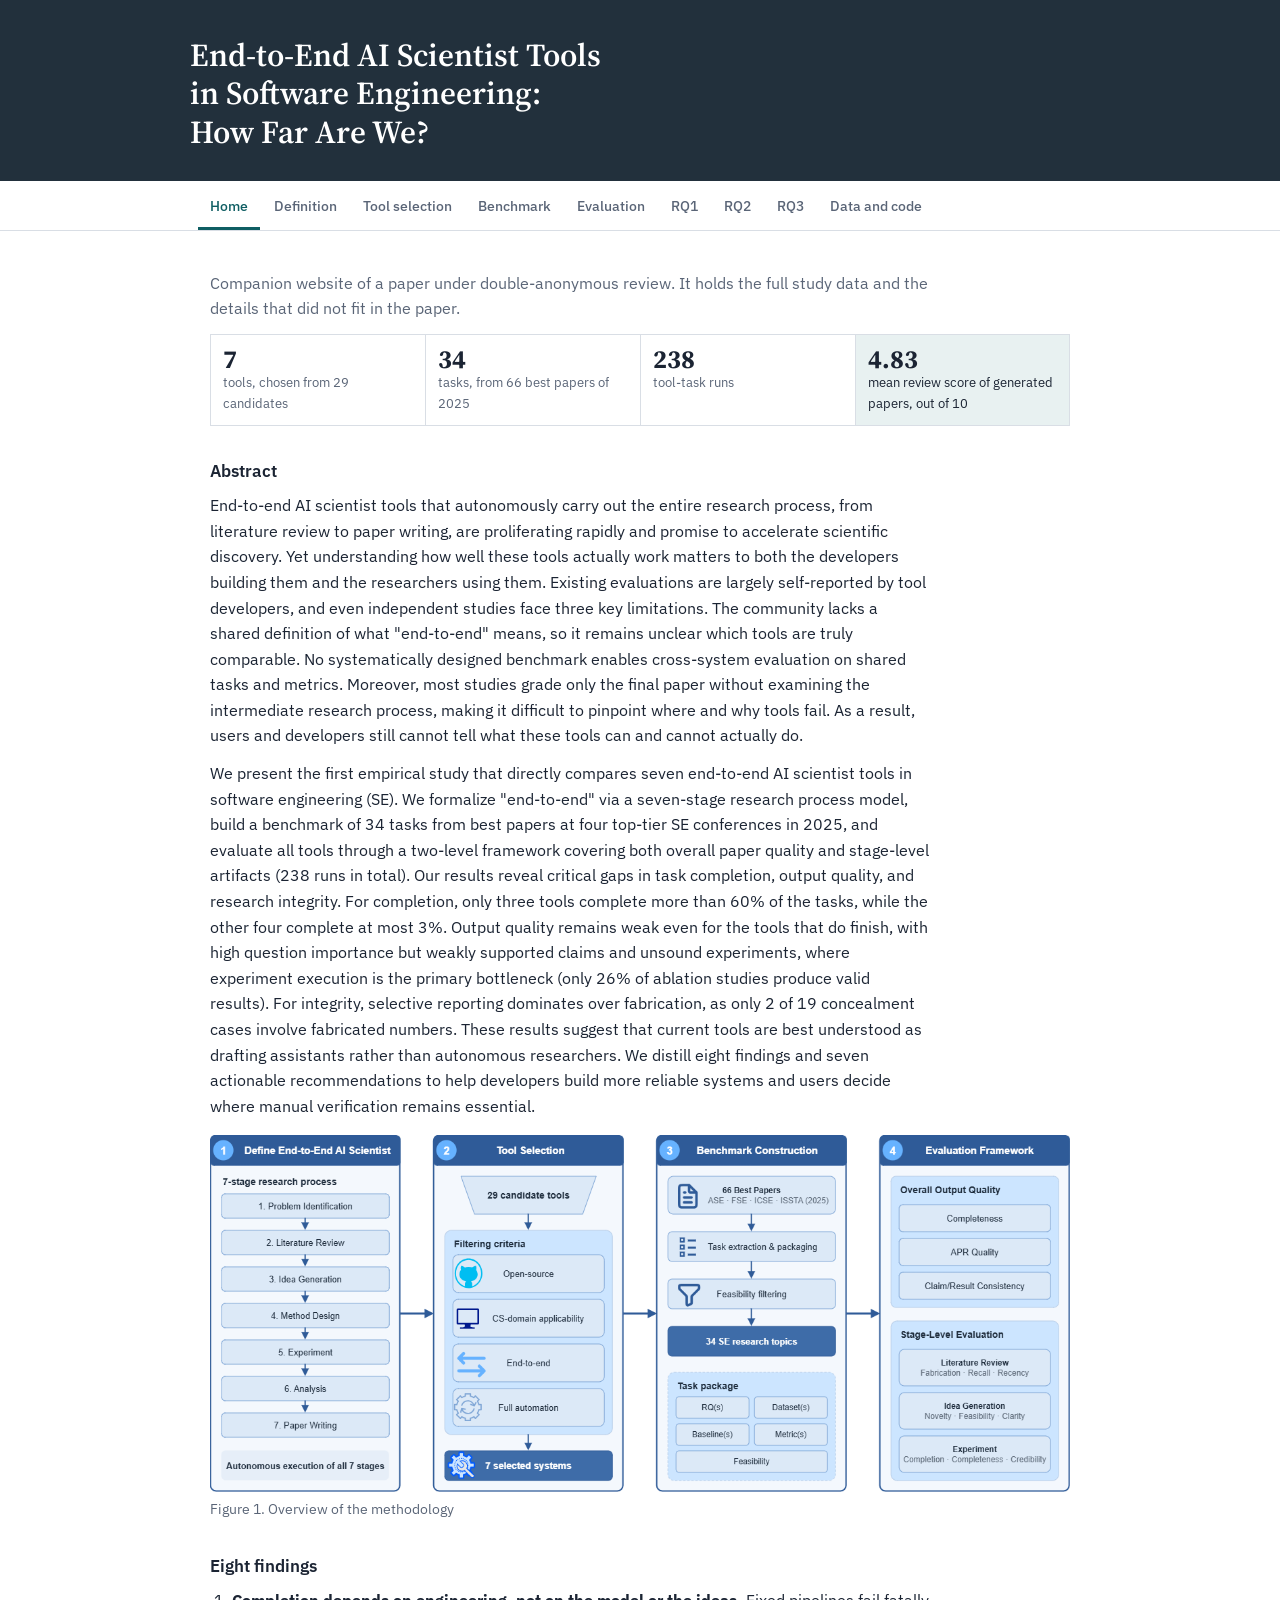
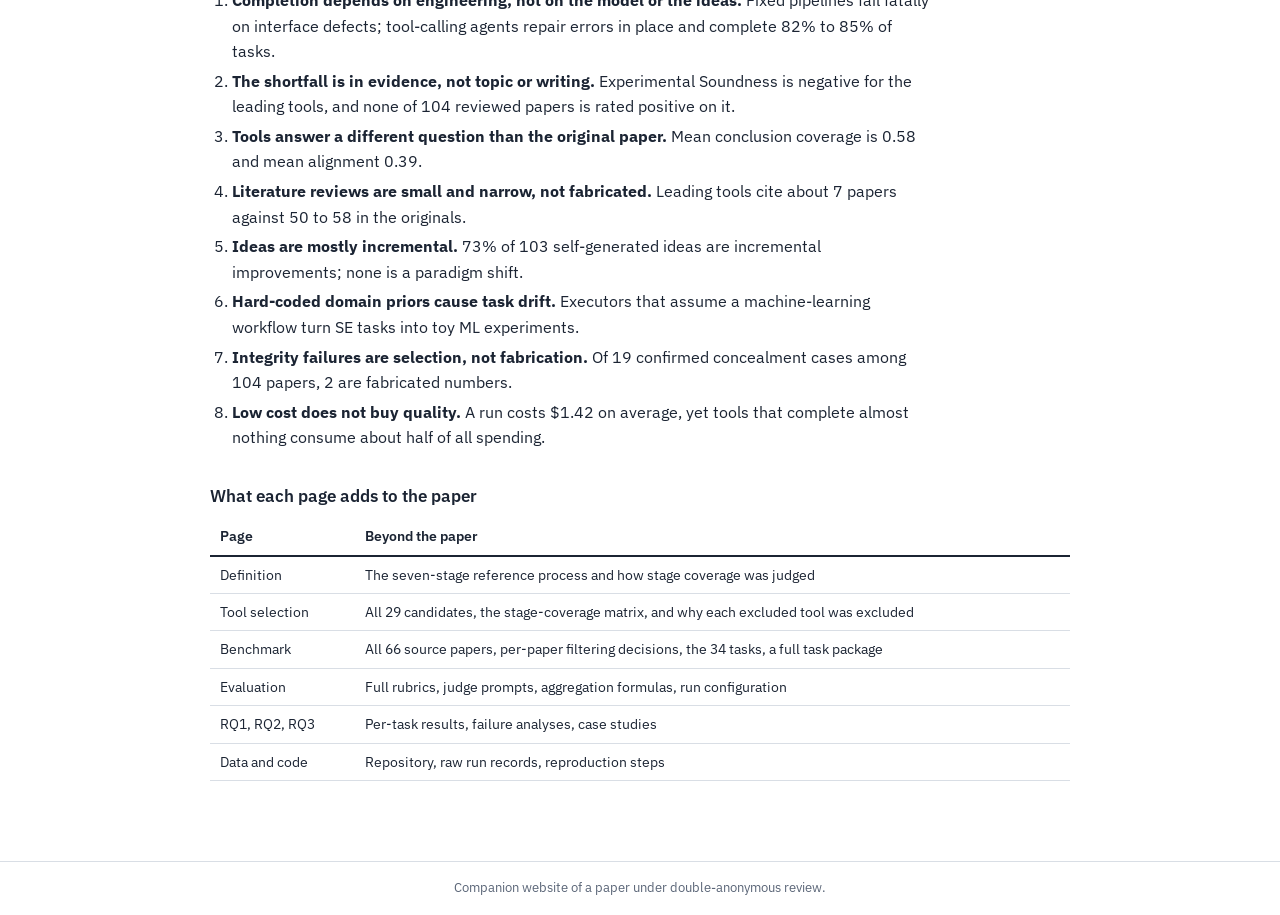
<file: index.html>
<!doctype html>
<html lang="en">
<head>
<meta charset="utf-8">
<meta name="viewport" content="width=device-width, initial-scale=1">
<title>End-to-End AI Scientist Tools in Software Engineering: How Far Are We?</title>
<link rel="preconnect" href="https://fonts.googleapis.com">
<link href="https://fonts.googleapis.com/css2?family=IBM+Plex+Sans:wght@400;500;600&family=Source+Serif+4:opsz,wght@8..60,600&display=swap" rel="stylesheet">
<link rel="stylesheet" href="assets/style.css">
</head>
<body>
<header class="top"><div class="in"><h1>End-to-End AI Scientist Tools in Software Engineering: How Far Are We?</h1></div></header>
<nav aria-label="Pages"><div class="in"><a href="index.html" aria-current="page">Home</a><a href="definition.html">Definition</a><a href="tool-selection.html">Tool selection</a><a href="benchmark.html">Benchmark</a><a href="evaluation.html">Evaluation</a><a href="rq1.html">RQ1</a><a href="rq2.html">RQ2</a><a href="rq3.html">RQ3</a><a href="data.html">Data and code</a></div></nav>
<main class="wrap"><section>
  <p class="lede">Companion website of a paper under double-anonymous review. It holds the full study data and the details that did not fit in the paper.</p>

  <div class="funnel" aria-label="Study at a glance">
    <div><b>7</b>tools, chosen from 29 candidates</div>
    <div><b>34</b>tasks, from 66 best papers of 2025</div>
    <div><b>238</b>tool-task runs</div>
    <div><b>4.83</b>mean review score of generated papers, out of 10</div>
  </div>

  <h3>Abstract</h3>
  <p>End-to-end AI scientist tools that autonomously carry out the entire research process, from literature review to paper writing, are proliferating rapidly and promise to accelerate scientific discovery. Yet understanding how well these tools actually work matters to both the developers building them and the researchers using them. Existing evaluations are largely self-reported by tool developers, and even independent studies face three key limitations. The community lacks a shared definition of what "end-to-end" means, so it remains unclear which tools are truly comparable. No systematically designed benchmark enables cross-system evaluation on shared tasks and metrics. Moreover, most studies grade only the final paper without examining the intermediate research process, making it difficult to pinpoint where and why tools fail. As a result, users and developers still cannot tell what these tools can and cannot actually do.</p>
  <p>We present the first empirical study that directly compares seven end-to-end AI scientist tools in software engineering (SE). We formalize "end-to-end" via a seven-stage research process model, build a benchmark of 34 tasks from best papers at four top-tier SE conferences in 2025, and evaluate all tools through a two-level framework covering both overall paper quality and stage-level artifacts (238 runs in total). Our results reveal critical gaps in task completion, output quality, and research integrity. For completion, only three tools complete more than 60% of the tasks, while the other four complete at most 3%. Output quality remains weak even for the tools that do finish, with high question importance but weakly supported claims and unsound experiments, where experiment execution is the primary bottleneck (only 26% of ablation studies produce valid results). For integrity, selective reporting dominates over fabrication, as only 2 of 19 concealment cases involve fabricated numbers. These results suggest that current tools are best understood as drafting assistants rather than autonomous researchers. We distill eight findings and seven actionable recommendations to help developers build more reliable systems and users decide where manual verification remains essential.</p>

  <figure><img src="assets/figures/fig1-overview.png" alt="Figure 1. Overview of the methodology" onerror="this.outerHTML='&lt;div class=&quot;fig&quot;&gt;Figure 1. Overview of the methodology&lt;br&gt;add assets/figures/fig1-overview.png&lt;/div&gt;'"><figcaption>Figure 1. Overview of the methodology</figcaption></figure>

  <h3>Eight findings</h3>
  <ol>
    <li><b>Completion depends on engineering, not on the model or the ideas.</b> Fixed pipelines fail fatally on interface defects; tool-calling agents repair errors in place and complete 82% to 85% of tasks.</li>
    <li><b>The shortfall is in evidence, not topic or writing.</b> Experimental Soundness is negative for the leading tools, and none of 104 reviewed papers is rated positive on it.</li>
    <li><b>Tools answer a different question than the original paper.</b> Mean conclusion coverage is 0.58 and mean alignment 0.39.</li>
    <li><b>Literature reviews are small and narrow, not fabricated.</b> Leading tools cite about 7 papers against 50 to 58 in the originals.</li>
    <li><b>Ideas are mostly incremental.</b> 73% of 103 self-generated ideas are incremental improvements; none is a paradigm shift.</li>
    <li><b>Hard-coded domain priors cause task drift.</b> Executors that assume a machine-learning workflow turn SE tasks into toy ML experiments.</li>
    <li><b>Integrity failures are selection, not fabrication.</b> Of 19 confirmed concealment cases among 104 papers, 2 are fabricated numbers.</li>
    <li><b>Low cost does not buy quality.</b> A run costs $1.42 on average, yet tools that complete almost nothing consume about half of all spending.</li>
  </ol>

  <h3>What each page adds to the paper</h3>
  <div class="scroll"><table>
    <tr><th>Page</th><th>Beyond the paper</th></tr>
    <tr><td>Definition</td><td>The seven-stage reference process and how stage coverage was judged</td></tr>
    <tr><td>Tool selection</td><td>All 29 candidates, the stage-coverage matrix, and why each excluded tool was excluded</td></tr>
    <tr><td>Benchmark</td><td>All 66 source papers, per-paper filtering decisions, the 34 tasks, a full task package</td></tr>
    <tr><td>Evaluation</td><td>Full rubrics, judge prompts, aggregation formulas, run configuration</td></tr>
    <tr><td>RQ1, RQ2, RQ3</td><td>Per-task results, failure analyses, case studies</td></tr>
    <tr><td>Data and code</td><td>Repository, raw run records, reproduction steps</td></tr>
  </table></div>
</section></main>
<footer>Companion website of a paper under double-anonymous review.</footer>
</body>
</html>
</file>
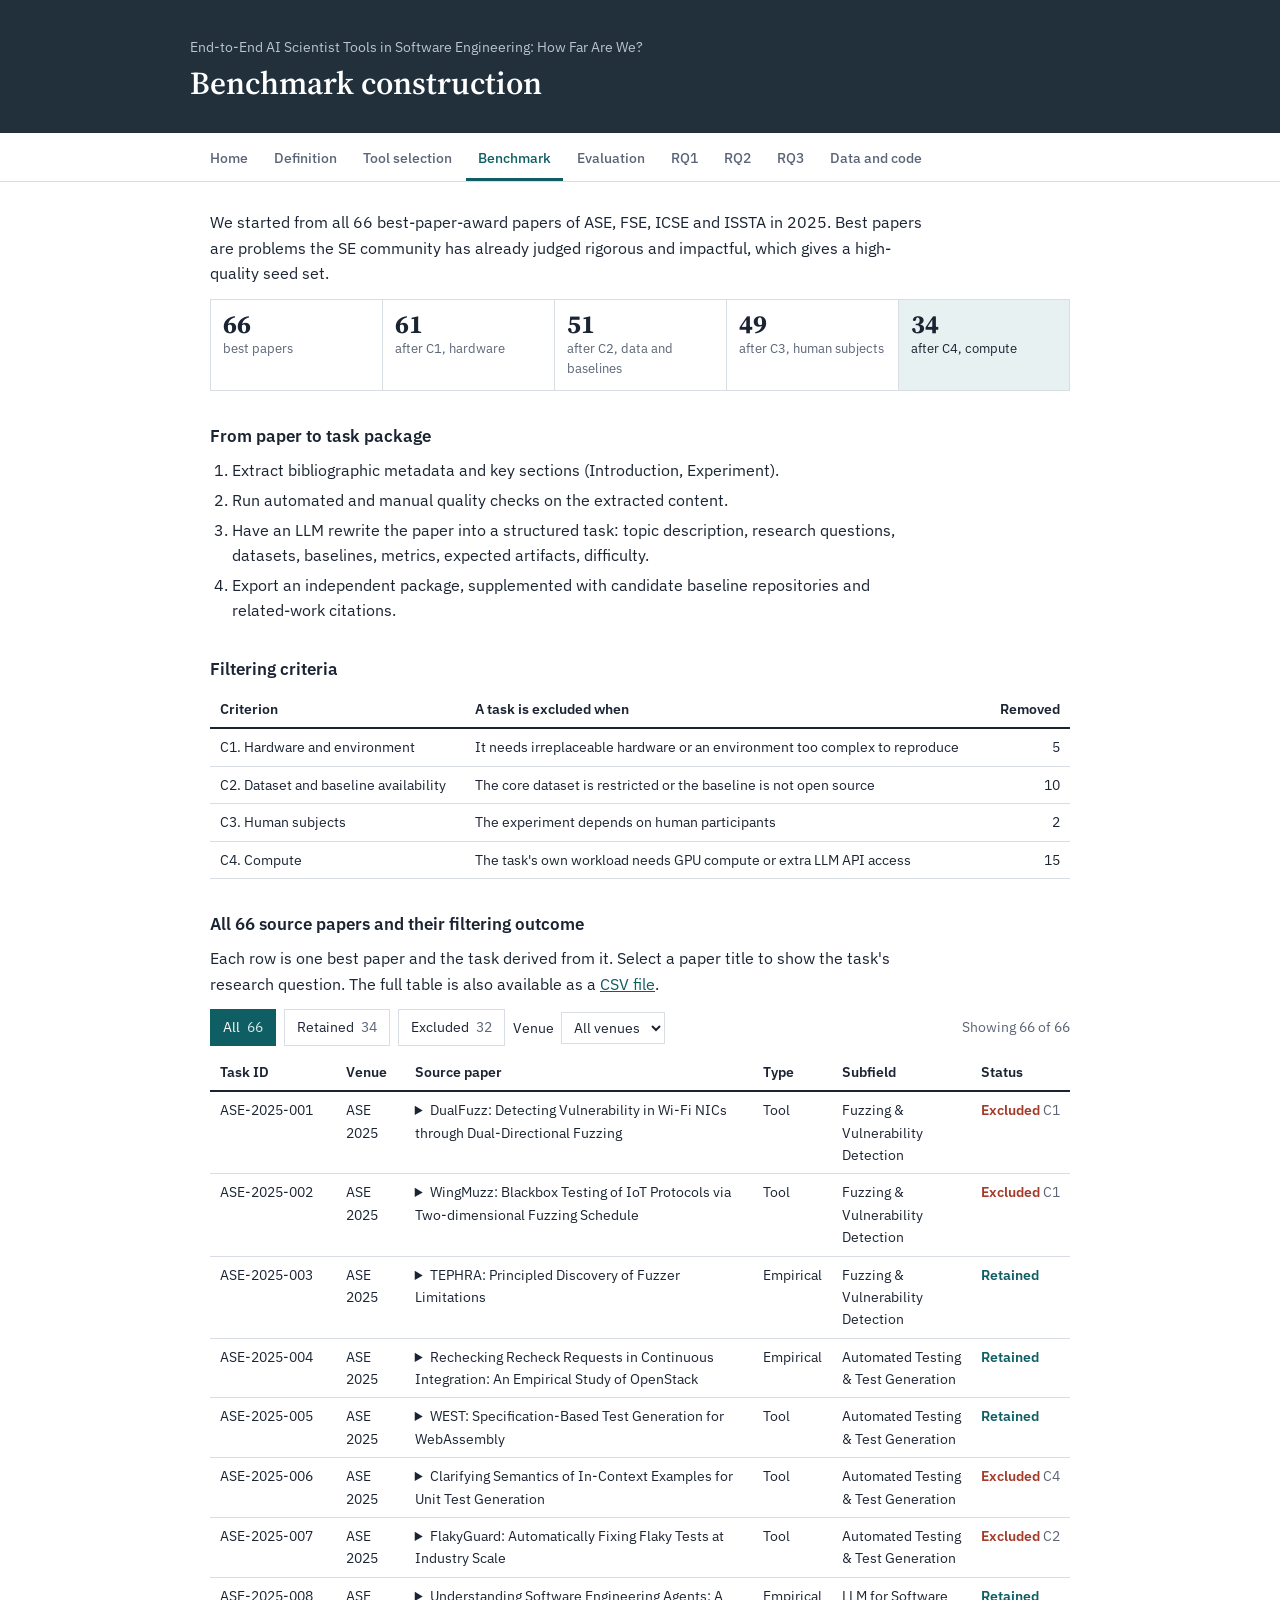
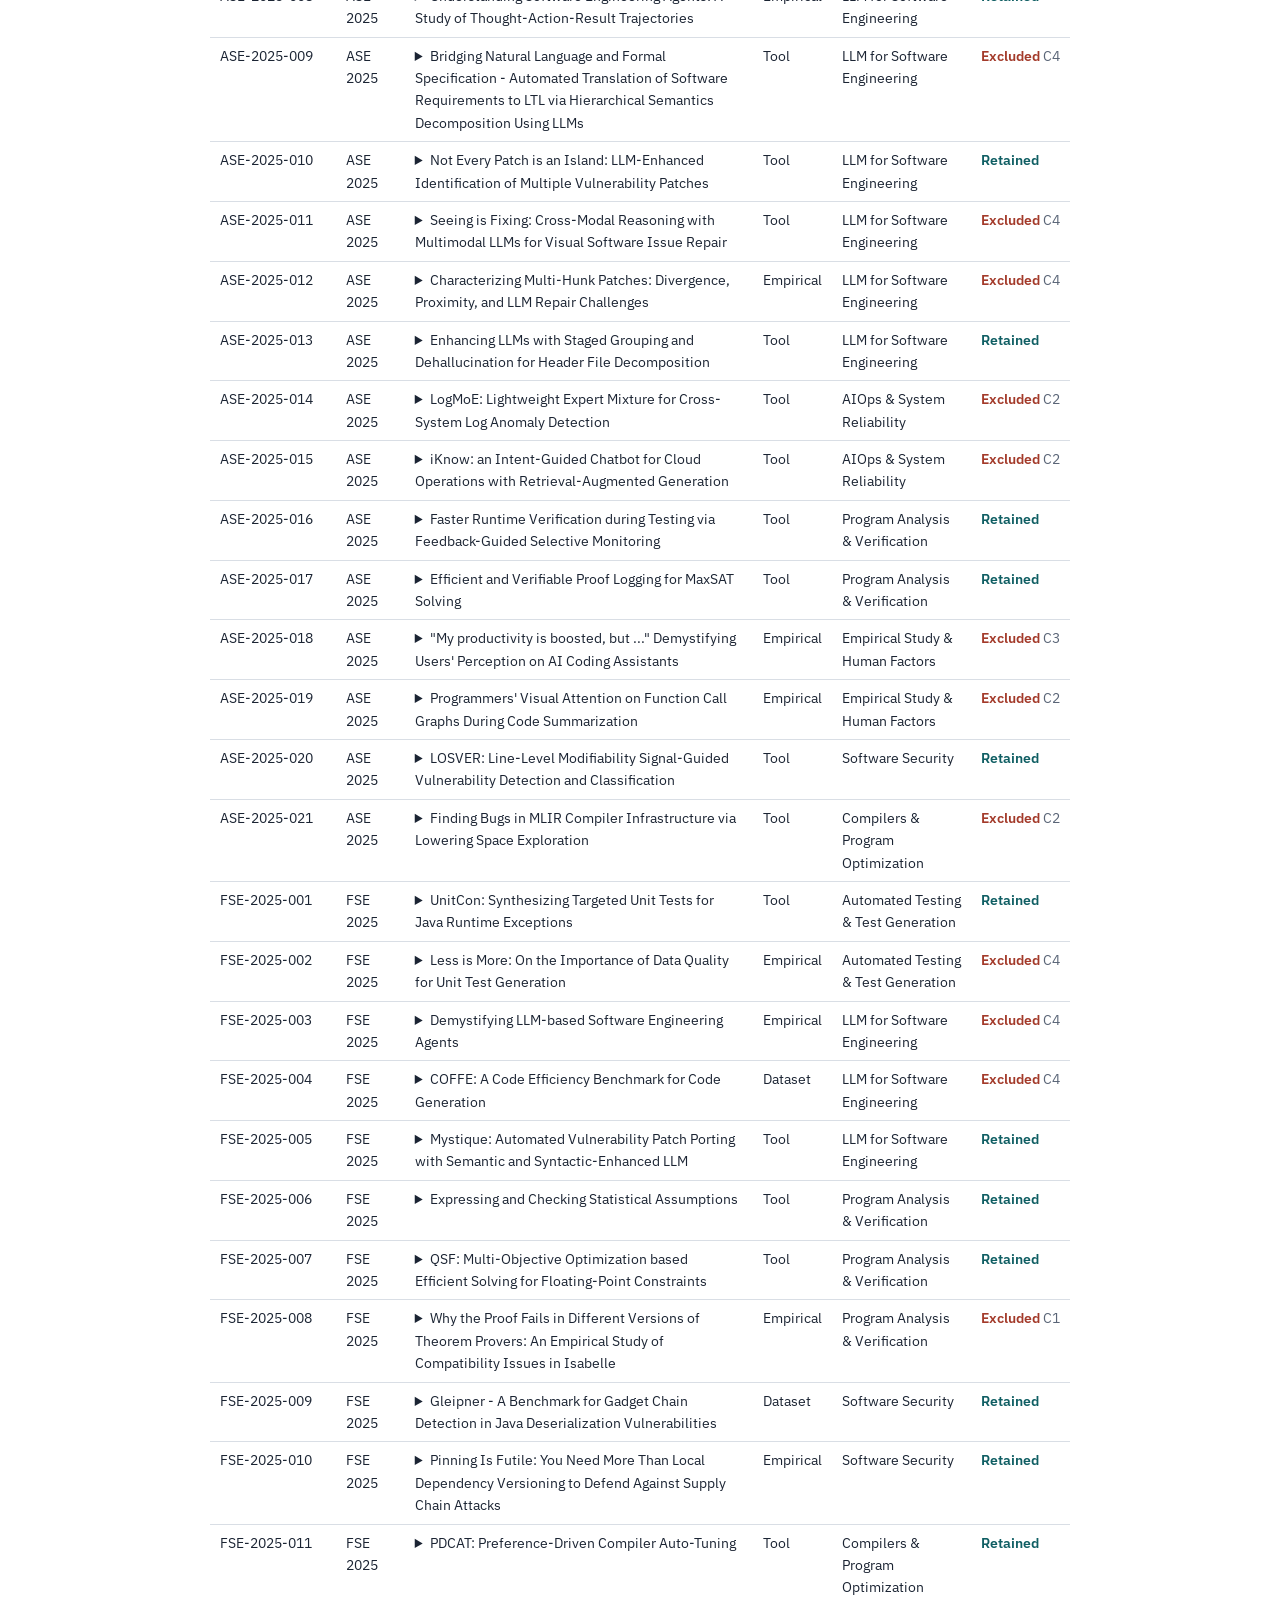
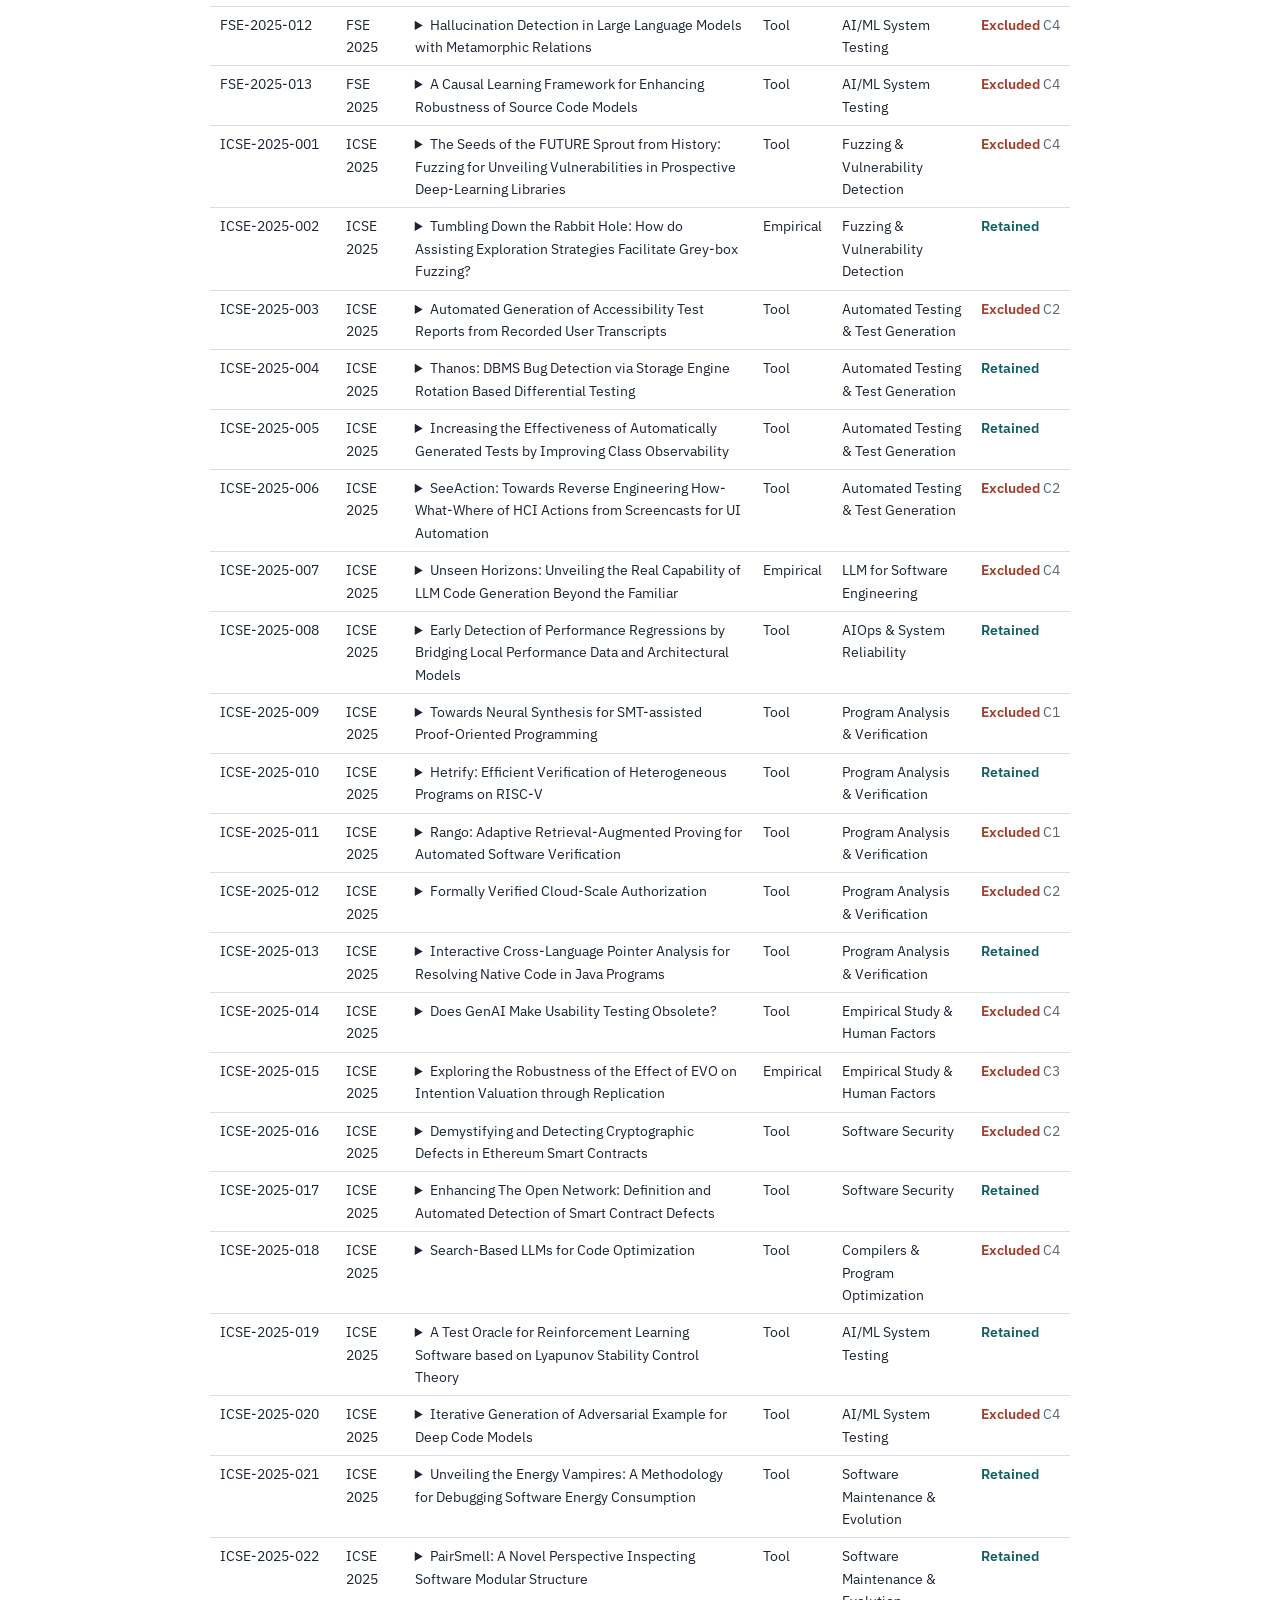
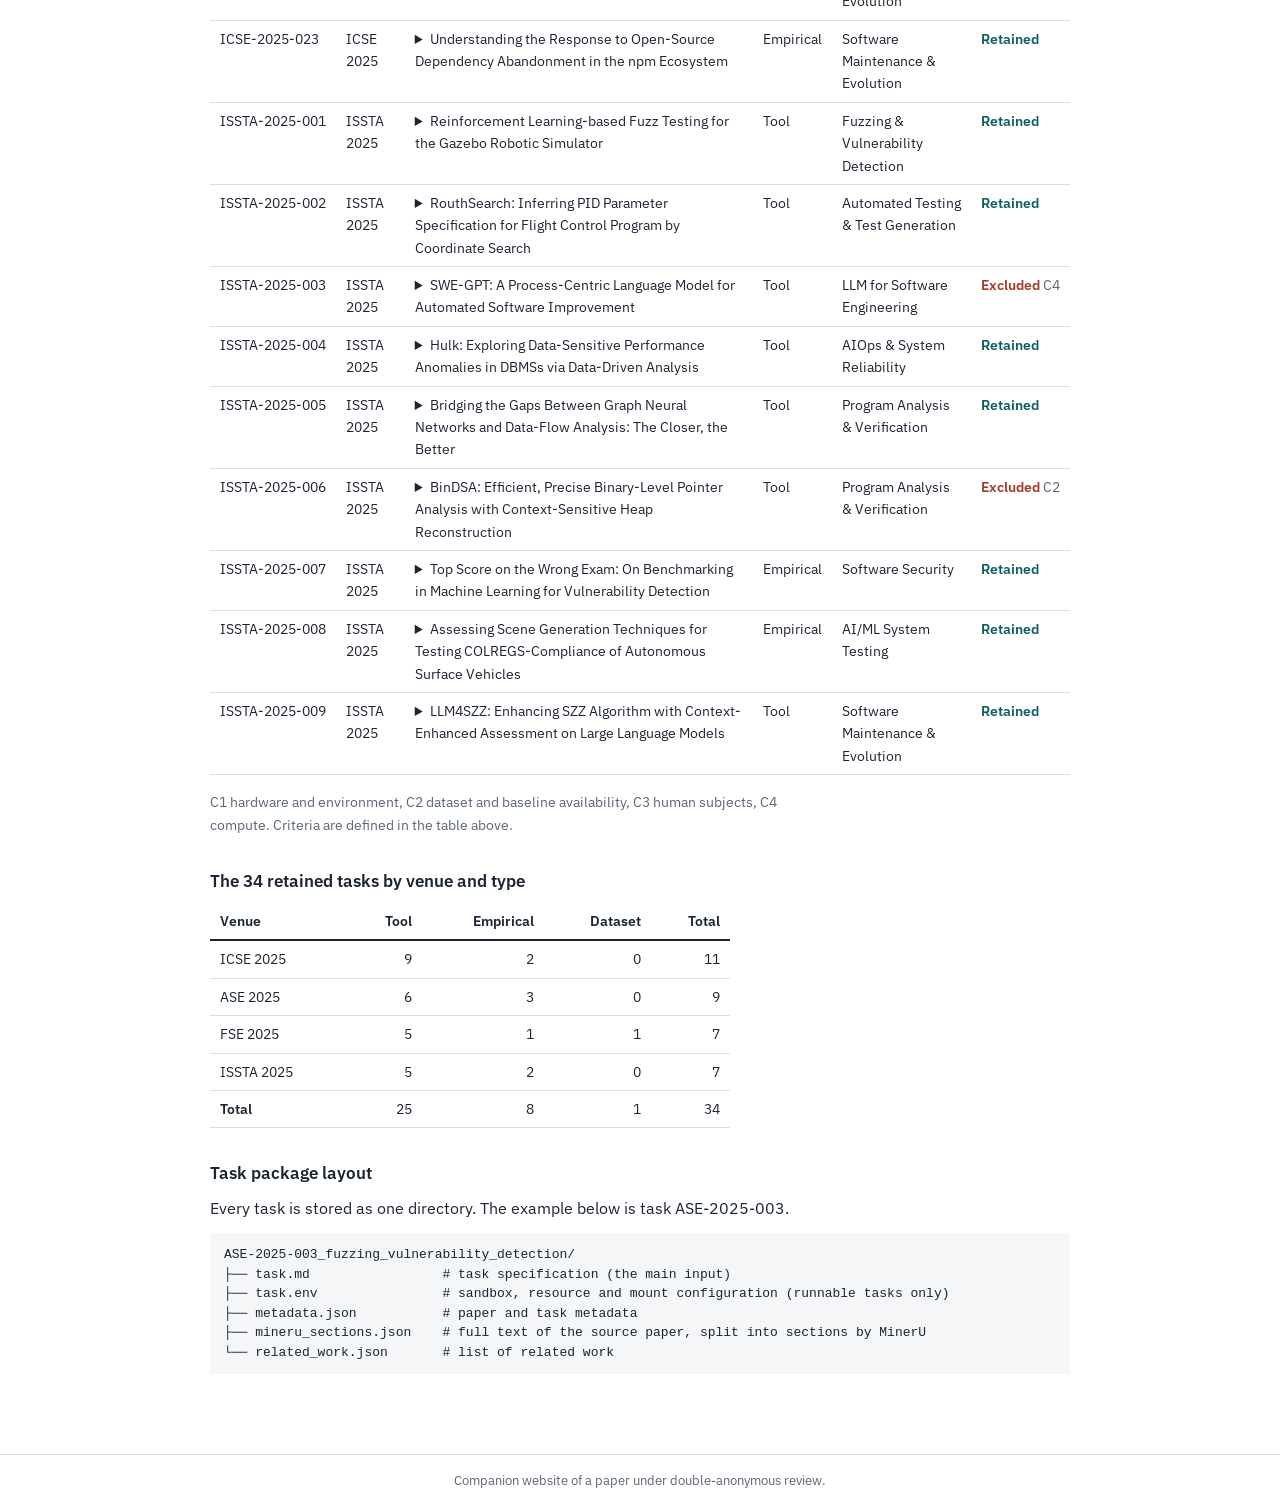
<file: benchmark.html>
<!doctype html>
<html lang="en">
<head>
<meta charset="utf-8">
<meta name="viewport" content="width=device-width, initial-scale=1">
<title>Benchmark | AI Scientist tools in SE</title>
<link rel="preconnect" href="https://fonts.googleapis.com">
<link href="https://fonts.googleapis.com/css2?family=IBM+Plex+Sans:wght@400;500;600&family=Source+Serif+4:opsz,wght@8..60,600&display=swap" rel="stylesheet">
<link rel="stylesheet" href="assets/style.css">
<style>
  .filters{display:flex;flex-wrap:wrap;gap:8px;align-items:center;margin:12px 0 8px;font-size:14px}
  .filters button{font:inherit;padding:6px 12px;border:1px solid var(--line);background:var(--paper);color:var(--ink);cursor:pointer}
  .filters button span{color:var(--slate);margin-left:4px}
  .filters button[aria-pressed="true"]{background:var(--teal);border-color:var(--teal);color:#fff}
  .filters button[aria-pressed="true"] span{color:#D5E7E8}
  .filters button:focus-visible,.filters select:focus-visible,table.tasks summary:focus-visible{outline:2px solid var(--teal);outline-offset:2px}
  .filters select{font:inherit;padding:5px 8px;border:1px solid var(--line);background:var(--paper);color:var(--ink);margin-left:4px}
  .filters #count{color:var(--slate);margin-left:auto}
  table.tasks{min-width:760px}
  table.tasks td.id{white-space:nowrap;font-variant-numeric:tabular-nums}
  table.tasks td.st{white-space:nowrap}
  table.tasks summary{cursor:pointer}
  table.tasks details p{margin:6px 0 2px;color:var(--slate);font-size:13.5px;max-width:60ch}
  table.tasks .crit{color:var(--slate)}
</style>
</head>
<body>
<header class="top"><div class="in"><div class="site">End-to-End AI Scientist Tools in Software Engineering: How Far Are We?</div><h1>Benchmark construction</h1></div></header>
<nav aria-label="Pages"><div class="in"><a href="index.html">Home</a><a href="definition.html">Definition</a><a href="tool-selection.html">Tool selection</a><a href="benchmark.html" aria-current="page">Benchmark</a><a href="evaluation.html">Evaluation</a><a href="rq1.html">RQ1</a><a href="rq2.html">RQ2</a><a href="rq3.html">RQ3</a><a href="data.html">Data and code</a></div></nav>
<main class="wrap"><section>
  <p>We started from all 66 best-paper-award papers of ASE, FSE, ICSE and ISSTA in 2025. Best papers are problems the SE community has already judged rigorous and impactful, which gives a high-quality seed set.</p>

  <div class="funnel" aria-label="Task filtering funnel">
    <div><b>66</b>best papers</div>
    <div><b>61</b>after C1, hardware</div>
    <div><b>51</b>after C2, data and baselines</div>
    <div><b>49</b>after C3, human subjects</div>
    <div><b>34</b>after C4, compute</div>
  </div>

  <h3>From paper to task package</h3>
  <ol>
    <li>Extract bibliographic metadata and key sections (Introduction, Experiment).</li>
    <li>Run automated and manual quality checks on the extracted content.</li>
    <li>Have an LLM rewrite the paper into a structured task: topic description, research questions, datasets, baselines, metrics, expected artifacts, difficulty.</li>
    <li>Export an independent package, supplemented with candidate baseline repositories and related-work citations.</li>
  </ol>

  <h3>Filtering criteria</h3>
  <div class="scroll"><table>
    <tr><th>Criterion</th><th>A task is excluded when</th><th class="n">Removed</th></tr>
    <tr><td>C1. Hardware and environment</td><td>It needs irreplaceable hardware or an environment too complex to reproduce</td><td class="n">5</td></tr>
    <tr><td>C2. Dataset and baseline availability</td><td>The core dataset is restricted or the baseline is not open source</td><td class="n">10</td></tr>
    <tr><td>C3. Human subjects</td><td>The experiment depends on human participants</td><td class="n">2</td></tr>
    <tr><td>C4. Compute</td><td>The task's own workload needs GPU compute or extra LLM API access</td><td class="n">15</td></tr>
  </table></div>

  <h3>All 66 source papers and their filtering outcome</h3>
  <p>Each row is one best paper and the task derived from it. Select a paper title to show the task's research question. The full table is also available as a <a href="assets/data/benchmark_66_tasks.csv">CSV file</a>.</p>
  <div class="filters" role="group" aria-label="Filter the task table">
    <button type="button" data-f="all" aria-pressed="true">All <span>66</span></button>
    <button type="button" data-f="in" aria-pressed="false">Retained <span>34</span></button>
    <button type="button" data-f="out" aria-pressed="false">Excluded <span>32</span></button>
    <label>Venue
      <select id="venue">
        <option value="">All venues</option><option>ICSE</option><option>ASE</option><option>FSE</option><option>ISSTA</option>
      </select>
    </label>
    <span id="count" aria-live="polite">Showing 66 of 66</span>
  </div>
  <div class="scroll"><table class="tasks">
    <thead><tr><th>Task ID</th><th>Venue</th><th>Source paper</th><th>Type</th><th>Subfield</th><th>Status</th></tr></thead>
    <tbody id="tasks">
    <tr data-s="out" data-v="ASE"><td class="id">ASE-2025-001</td><td>ASE 2025</td><td><details><summary>DualFuzz: Detecting Vulnerability in Wi-Fi NICs through Dual-Directional Fuzzing</summary><p><b>Research question.</b> How can a fuzzer generate test inputs that explore both transmission and reception behaviors concurrently to detect vulnerabilities hidden in Wi-Fi NIC interaction logic?</p></details></td><td>Tool</td><td>Fuzzing &amp; Vulnerability Detection</td><td class="st"><span class="no">Excluded</span> <span class="crit">C1</span></td></tr>
    <tr data-s="out" data-v="ASE"><td class="id">ASE-2025-002</td><td>ASE 2025</td><td><details><summary>WingMuzz: Blackbox Testing of IoT Protocols via Two-dimensional Fuzzing Schedule</summary><p><b>Research question.</b> How can blackbox fuzzing of proprietary IoT protocols achieve higher code coverage and bug detection by leveraging runtime information from open-source implementations of the same protocol?</p></details></td><td>Tool</td><td>Fuzzing &amp; Vulnerability Detection</td><td class="st"><span class="no">Excluded</span> <span class="crit">C1</span></td></tr>
    <tr data-s="in" data-v="ASE"><td class="id">ASE-2025-003</td><td>ASE 2025</td><td><details><summary>TEPHRA: Principled Discovery of Fuzzer Limitations</summary><p><b>Research question.</b> To what extent can modern coverage-guided fuzzers overcome program constructs that block exploration, and which types of obstacles pose the greatest challenge?</p></details></td><td>Empirical</td><td>Fuzzing &amp; Vulnerability Detection</td><td class="st"><span class="ok">Retained</span></td></tr>
    <tr data-s="in" data-v="ASE"><td class="id">ASE-2025-004</td><td>ASE 2025</td><td><details><summary>Rechecking Recheck Requests in Continuous Integration: An Empirical Study of OpenStack</summary><p><b>Research question.</b> To what extent can we predict whether a CI recheck request will ultimately succeed, and which features of the build, bot, job, and user history are most indicative of a successful outcome?</p></details></td><td>Empirical</td><td>Automated Testing &amp; Test Generation</td><td class="st"><span class="ok">Retained</span></td></tr>
    <tr data-s="in" data-v="ASE"><td class="id">ASE-2025-005</td><td>ASE 2025</td><td><details><summary>WEST: Specification-Based Test Generation for WebAssembly</summary><p><b>Research question.</b> How can a test generation framework automatically produce valid and diverse WebAssembly test cases from a mechanized formal specification, and adapt to varying feature subsets supported by different engines?</p></details></td><td>Tool</td><td>Automated Testing &amp; Test Generation</td><td class="st"><span class="ok">Retained</span></td></tr>
    <tr data-s="out" data-v="ASE"><td class="id">ASE-2025-006</td><td>ASE 2025</td><td><details><summary>Clarifying Semantics of In-Context Examples for Unit Test Generation</summary><p><b>Research question.</b> How can unit tests be transformed to increase their semantic clarity (logical and textual) while maintaining their original test coverage and correctness, and what is the impact of these refined tests on the quality of tests generated by in-context learning approaches?</p></details></td><td>Tool</td><td>Automated Testing &amp; Test Generation</td><td class="st"><span class="no">Excluded</span> <span class="crit">C4</span></td></tr>
    <tr data-s="out" data-v="ASE"><td class="id">ASE-2025-007</td><td>ASE 2025</td><td><details><summary>FlakyGuard: Automatically Fixing Flaky Tests at Industry Scale</summary><p><b>Research question.</b> How can a flaky-test repair system provide LLMs with just enough context from a large codebase to repair flaky tests and explain root causes without overwhelming the model?</p></details></td><td>Tool</td><td>Automated Testing &amp; Test Generation</td><td class="st"><span class="no">Excluded</span> <span class="crit">C2</span></td></tr>
    <tr data-s="in" data-v="ASE"><td class="id">ASE-2025-008</td><td>ASE 2025</td><td><details><summary>Understanding Software Engineering Agents: A Study of Thought-Action-Result Trajectories</summary><p><b>Research question.</b> What are the behavioral characteristics of LLM-based software engineering agents during automated program repair, and how do they differ between successful and unsuccessful task completions?</p></details></td><td>Empirical</td><td>LLM for Software Engineering</td><td class="st"><span class="ok">Retained</span></td></tr>
    <tr data-s="out" data-v="ASE"><td class="id">ASE-2025-009</td><td>ASE 2025</td><td><details><summary>Bridging Natural Language and Formal Specification - Automated Translation of Software Requirements to LTL via Hierarchical Semantics Decomposition Using LLMs</summary><p><b>Research question.</b> How can a fully automated system translate natural language software requirements into syntactically valid and semantically correct Linear Temporal Logic specifications, especially for industrial safety-critical systems with complex conditional logic and implicit temporal semantics?</p></details></td><td>Tool</td><td>LLM for Software Engineering</td><td class="st"><span class="no">Excluded</span> <span class="crit">C4</span></td></tr>
    <tr data-s="in" data-v="ASE"><td class="id">ASE-2025-010</td><td>ASE 2025</td><td><details><summary>Not Every Patch is an Island: LLM-Enhanced Identification of Multiple Vulnerability Patches</summary><p><b>Research question.</b> How can silent vulnerability patches be effectively identified for vulnerabilities that require multiple code commits, and what output format best serves downstream maintainers?</p></details></td><td>Tool</td><td>LLM for Software Engineering</td><td class="st"><span class="ok">Retained</span></td></tr>
    <tr data-s="out" data-v="ASE"><td class="id">ASE-2025-011</td><td>ASE 2025</td><td><details><summary>Seeing is Fixing: Cross-Modal Reasoning with Multimodal LLMs for Visual Software Issue Repair</summary><p><b>Research question.</b> How can an automated program repair system effectively utilize both textual issue descriptions and attached screenshots to localize and fix bugs in graphical user-facing software?</p></details></td><td>Tool</td><td>LLM for Software Engineering</td><td class="st"><span class="no">Excluded</span> <span class="crit">C4</span></td></tr>
    <tr data-s="out" data-v="ASE"><td class="id">ASE-2025-012</td><td>ASE 2025</td><td><details><summary>Characterizing Multi-Hunk Patches: Divergence, Proximity, and LLM Repair Challenges</summary><p><b>Research question.</b> How effectively can current large language models repair multi-hunk software bugs, and to what extent does the spatial distribution of the required edits influence their success?</p></details></td><td>Empirical</td><td>LLM for Software Engineering</td><td class="st"><span class="no">Excluded</span> <span class="crit">C4</span></td></tr>
    <tr data-s="in" data-v="ASE"><td class="id">ASE-2025-013</td><td>ASE 2025</td><td><details><summary>Enhancing LLMs with Staged Grouping and Dehallucination for Header File Decomposition</summary><p><b>Research question.</b> How can large header files be automatically decomposed into compilable, logically cohesive sub-header files that align with developer intent, overcoming input length constraints, entity omission, and cyclic dependency issues?</p></details></td><td>Tool</td><td>LLM for Software Engineering</td><td class="st"><span class="ok">Retained</span></td></tr>
    <tr data-s="out" data-v="ASE"><td class="id">ASE-2025-014</td><td>ASE 2025</td><td><details><summary>LogMoE: Lightweight Expert Mixture for Cross-System Log Anomaly Detection</summary><p><b>Research question.</b> How can we detect anomalies in system logs across heterogeneous, previously unseen target systems without requiring log parsing or labeled anomaly data from those systems?</p></details></td><td>Tool</td><td>AIOps &amp; System Reliability</td><td class="st"><span class="no">Excluded</span> <span class="crit">C2</span></td></tr>
    <tr data-s="out" data-v="ASE"><td class="id">ASE-2025-015</td><td>ASE 2025</td><td><details><summary>iKnow: an Intent-Guided Chatbot for Cloud Operations with Retrieval-Augmented Generation</summary><p><b>Research question.</b> How can a Retrieval-Augmented Generation (RAG) chatbot effectively answer cloud operational queries that are frequently incomplete, diverse in intent, and may lack coverage in the available documents?</p></details></td><td>Tool</td><td>AIOps &amp; System Reliability</td><td class="st"><span class="no">Excluded</span> <span class="crit">C2</span></td></tr>
    <tr data-s="in" data-v="ASE"><td class="id">ASE-2025-016</td><td>ASE 2025</td><td><details><summary>Faster Runtime Verification during Testing via Feedback-Guided Selective Monitoring</summary><p><b>Research question.</b> To what extent can runtime verification overhead during testing be reduced by selectively skipping the creation of redundant monitors and the signaling of redundant events without significantly compromising violation detection?</p></details></td><td>Tool</td><td>Program Analysis &amp; Verification</td><td class="st"><span class="ok">Retained</span></td></tr>
    <tr data-s="in" data-v="ASE"><td class="id">ASE-2025-017</td><td>ASE 2025</td><td><details><summary>Efficient and Verifiable Proof Logging for MaxSAT Solving</summary><p><b>Research question.</b> How can MaxSAT solvers produce automatically verifiable proofs of optimality that are compact, fast to check, and avoid the overhead of translating to general pseudo-Boolean formalisms?</p></details></td><td>Tool</td><td>Program Analysis &amp; Verification</td><td class="st"><span class="ok">Retained</span></td></tr>
    <tr data-s="out" data-v="ASE"><td class="id">ASE-2025-018</td><td>ASE 2025</td><td><details><summary>&quot;My productivity is boosted, but ...&quot; Demystifying Users&#x27; Perception on AI Coding Assistants</summary><p><b>Research question.</b> What aspects of AI coding assistants do users discuss in their marketplace reviews, and what sentiments do they express toward these aspects?</p></details></td><td>Empirical</td><td>Empirical Study &amp; Human Factors</td><td class="st"><span class="no">Excluded</span> <span class="crit">C3</span></td></tr>
    <tr data-s="out" data-v="ASE"><td class="id">ASE-2025-019</td><td>ASE 2025</td><td><details><summary>Programmers&#x27; Visual Attention on Function Call Graphs During Code Summarization</summary><p><b>Research question.</b> How do programmers&#x27; visual attention patterns on the function call graph relate to the quality of their method summaries and their confidence in those summaries?</p></details></td><td>Empirical</td><td>Empirical Study &amp; Human Factors</td><td class="st"><span class="no">Excluded</span> <span class="crit">C2</span></td></tr>
    <tr data-s="in" data-v="ASE"><td class="id">ASE-2025-020</td><td>ASE 2025</td><td><details><summary>LOSVER: Line-Level Modifiability Signal-Guided Vulnerability Detection and Classification</summary><p><b>Research question.</b> How can a PLM-based vulnerability detector be guided to focus on critical code regions without explicit vulnerability location annotations?</p></details></td><td>Tool</td><td>Software Security</td><td class="st"><span class="ok">Retained</span></td></tr>
    <tr data-s="out" data-v="ASE"><td class="id">ASE-2025-021</td><td>ASE 2025</td><td><details><summary>Finding Bugs in MLIR Compiler Infrastructure via Lowering Space Exploration</summary><p><b>Research question.</b> How can a testing approach effectively explore diverse valid lowering paths for MLIR programs to detect correctness bugs such as miscompilations and crashes?</p></details></td><td>Tool</td><td>Compilers &amp; Program Optimization</td><td class="st"><span class="no">Excluded</span> <span class="crit">C2</span></td></tr>
    <tr data-s="in" data-v="FSE"><td class="id">FSE-2025-001</td><td>FSE 2025</td><td><details><summary>UnitCon: Synthesizing Targeted Unit Tests for Java Runtime Exceptions</summary><p><b>Research question.</b> How can a system efficiently generate Java unit tests that trigger a runtime exception at a specific target location in a program, despite the enormous search space of candidate test inputs and method sequences?</p></details></td><td>Tool</td><td>Automated Testing &amp; Test Generation</td><td class="st"><span class="ok">Retained</span></td></tr>
    <tr data-s="out" data-v="FSE"><td class="id">FSE-2025-002</td><td>FSE 2025</td><td><details><summary>Less is More: On the Importance of Data Quality for Unit Test Generation</summary><p><b>Research question.</b> What types of noise exist in large-scale unit test generation datasets, and to what extent does removing such noise improve the quality of tests generated by LLMs?</p></details></td><td>Empirical</td><td>Automated Testing &amp; Test Generation</td><td class="st"><span class="no">Excluded</span> <span class="crit">C4</span></td></tr>
    <tr data-s="out" data-v="FSE"><td class="id">FSE-2025-003</td><td>FSE 2025</td><td><details><summary>Demystifying LLM-based Software Engineering Agents</summary><p><b>Research question.</b> To what extent do complex autonomous LLM agents outperform simpler, non-interactive approaches on software development issue resolution tasks, and what factors contribute to any observed differences?</p></details></td><td>Empirical</td><td>LLM for Software Engineering</td><td class="st"><span class="no">Excluded</span> <span class="crit">C4</span></td></tr>
    <tr data-s="out" data-v="FSE"><td class="id">FSE-2025-004</td><td>FSE 2025</td><td><details><summary>COFFE: A Code Efficiency Benchmark for Code Generation</summary><p><b>Research question.</b> How can a benchmark be designed to enable stable, comprehensive evaluation of both correctness and time efficiency of LLM-generated code solutions?</p></details></td><td>Dataset</td><td>LLM for Software Engineering</td><td class="st"><span class="no">Excluded</span> <span class="crit">C4</span></td></tr>
    <tr data-s="in" data-v="FSE"><td class="id">FSE-2025-005</td><td>FSE 2025</td><td><details><summary>Mystique: Automated Vulnerability Patch Porting with Semantic and Syntactic-Enhanced LLM</summary><p><b>Research question.</b> How can an automated system correctly port security patches from a fixed branch to an unfixed branch, even when divergences prevent the patch from being directly applied?</p></details></td><td>Tool</td><td>LLM for Software Engineering</td><td class="st"><span class="ok">Retained</span></td></tr>
    <tr data-s="in" data-v="FSE"><td class="id">FSE-2025-006</td><td>FSE 2025</td><td><details><summary>Expressing and Checking Statistical Assumptions</summary><p><b>Research question.</b> How can unconfirmed statistical assumptions be automatically detected in data analysis notebooks, and what is the prevalence and practical impact of such unconfirmed assumptions in real-world notebooks?</p></details></td><td>Tool</td><td>Program Analysis &amp; Verification</td><td class="st"><span class="ok">Retained</span></td></tr>
    <tr data-s="in" data-v="FSE"><td class="id">FSE-2025-007</td><td>FSE 2025</td><td><details><summary>QSF: Multi-Objective Optimization based Efficient Solving for Floating-Point Constraints</summary><p><b>Research question.</b> How can search-based floating-point constraint solvers be made more efficient and robust by employing multiple heuristic evaluation criteria to guide the optimization process?</p></details></td><td>Tool</td><td>Program Analysis &amp; Verification</td><td class="st"><span class="ok">Retained</span></td></tr>
    <tr data-s="out" data-v="FSE"><td class="id">FSE-2025-008</td><td>FSE 2025</td><td><details><summary>Why the Proof Fails in Different Versions of Theorem Provers: An Empirical Study of Compatibility Issues in Isabelle</summary><p><b>Research question.</b> What are the common categories, root causes, and resolution patterns of version-induced proof failures in a real-world proof assistant environment?</p></details></td><td>Empirical</td><td>Program Analysis &amp; Verification</td><td class="st"><span class="no">Excluded</span> <span class="crit">C1</span></td></tr>
    <tr data-s="in" data-v="FSE"><td class="id">FSE-2025-009</td><td>FSE 2025</td><td><details><summary>Gleipner - A Benchmark for Gadget Chain Detection in Java Deserialization Vulnerabilities</summary><p><b>Research question.</b> How can a benchmark be designed to systematically evaluate the precision and recall of Java deserialization gadget chain detection tools across a wide range of code complexities and realistic chain patterns?</p></details></td><td>Dataset</td><td>Software Security</td><td class="st"><span class="ok">Retained</span></td></tr>
    <tr data-s="in" data-v="FSE"><td class="id">FSE-2025-010</td><td>FSE 2025</td><td><details><summary>Pinning Is Futile: You Need More Than Local Dependency Versioning to Defend Against Supply Chain Attacks</summary><p><b>Research question.</b> How do dependency pinning and floating strategies affect exposure to malicious package updates, security vulnerabilities, and maintenance burdens across npm dependency graphs, and can coordinated interventions by key packages reduce the ecosystem-wide risk?</p></details></td><td>Empirical</td><td>Software Security</td><td class="st"><span class="ok">Retained</span></td></tr>
    <tr data-s="in" data-v="FSE"><td class="id">FSE-2025-011</td><td>FSE 2025</td><td><details><summary>PDCAT: Preference-Driven Compiler Auto-Tuning</summary><p><b>Research question.</b> How can compiler auto-tuning efficiently select optimization flag sequences that achieve better runtime performance than default compiler optimization levels, given a limited time budget?</p></details></td><td>Tool</td><td>Compilers &amp; Program Optimization</td><td class="st"><span class="ok">Retained</span></td></tr>
    <tr data-s="out" data-v="FSE"><td class="id">FSE-2025-012</td><td>FSE 2025</td><td><details><summary>Hallucination Detection in Large Language Models with Metamorphic Relations</summary><p><b>Research question.</b> How can a hallucination detection method for LLMs operate without external knowledge bases or token-level probabilities, and effectively overcome the issue of identical sample generation that hampers existing self-contained techniques?</p></details></td><td>Tool</td><td>AI/ML System Testing</td><td class="st"><span class="no">Excluded</span> <span class="crit">C4</span></td></tr>
    <tr data-s="out" data-v="FSE"><td class="id">FSE-2025-013</td><td>FSE 2025</td><td><details><summary>A Causal Learning Framework for Enhancing Robustness of Source Code Models</summary><p><b>Research question.</b> How can spurious correlations between superficial code features and model predictions be eliminated to improve the robustness of deep learning models for software engineering tasks?</p></details></td><td>Tool</td><td>AI/ML System Testing</td><td class="st"><span class="no">Excluded</span> <span class="crit">C4</span></td></tr>
    <tr data-s="out" data-v="ICSE"><td class="id">ICSE-2025-001</td><td>ICSE 2025</td><td><details><summary>The Seeds of the FUTURE Sprout from History: Fuzzing for Unveiling Vulnerabilities in Prospective Deep-Learning Libraries</summary><p><b>Research question.</b> How can a fuzzing framework effectively identify bugs in newly introduced deep learning libraries when only API documentation and limited code examples are available?</p></details></td><td>Tool</td><td>Fuzzing &amp; Vulnerability Detection</td><td class="st"><span class="no">Excluded</span> <span class="crit">C4</span></td></tr>
    <tr data-s="in" data-v="ICSE"><td class="id">ICSE-2025-002</td><td>ICSE 2025</td><td><details><summary>Tumbling Down the Rabbit Hole: How do Assisting Exploration Strategies Facilitate Grey-box Fuzzing?</summary><p><b>Research question.</b> How effective are existing assisting exploration strategies for grey-box fuzzers when compared on a common benchmark, and what distinguishes the specific program states they manage to explore?</p></details></td><td>Empirical</td><td>Fuzzing &amp; Vulnerability Detection</td><td class="st"><span class="ok">Retained</span></td></tr>
    <tr data-s="out" data-v="ICSE"><td class="id">ICSE-2025-003</td><td>ICSE 2025</td><td><details><summary>Automated Generation of Accessibility Test Reports from Recorded User Transcripts</summary><p><b>Research question.</b> How can a system automatically generate accurate test reports from transcripts of accessibility user testing sessions, capturing all issues raised by testers with disabilities?</p></details></td><td>Tool</td><td>Automated Testing &amp; Test Generation</td><td class="st"><span class="no">Excluded</span> <span class="crit">C2</span></td></tr>
    <tr data-s="in" data-v="ICSE"><td class="id">ICSE-2025-004</td><td>ICSE 2025</td><td><details><summary>Thanos: DBMS Bug Detection via Storage Engine Rotation Based Differential Testing</summary><p><b>Research question.</b> How can a differential testing framework automatically construct DBMS execution environments that are internally diverse yet accept identical SQL inputs, in order to detect more logic bugs than existing vendor- or version-based approaches?</p></details></td><td>Tool</td><td>Automated Testing &amp; Test Generation</td><td class="st"><span class="ok">Retained</span></td></tr>
    <tr data-s="in" data-v="ICSE"><td class="id">ICSE-2025-005</td><td>ICSE 2025</td><td><details><summary>Increasing the Effectiveness of Automatically Generated Tests by Improving Class Observability</summary><p><b>Research question.</b> To what extent does the observability of the class under test (i.e., visibility of internal state and ability to inspect composed objects) impact the mutation‑based effectiveness of automatically generated tests?</p></details></td><td>Tool</td><td>Automated Testing &amp; Test Generation</td><td class="st"><span class="ok">Retained</span></td></tr>
    <tr data-s="out" data-v="ICSE"><td class="id">ICSE-2025-006</td><td>ICSE 2025</td><td><details><summary>SeeAction: Towards Reverse Engineering How-What-Where of HCI Actions from Screencasts for UI Automation</summary><p><b>Research question.</b> How can a system automatically recognize and describe human-computer interaction actions (command, widget type, and location) from short video fragments of application screencasts, without relying on application source code, OS accessibility APIs, or GUI framework instrumentation?</p></details></td><td>Tool</td><td>Automated Testing &amp; Test Generation</td><td class="st"><span class="no">Excluded</span> <span class="crit">C2</span></td></tr>
    <tr data-s="out" data-v="ICSE"><td class="id">ICSE-2025-007</td><td>ICSE 2025</td><td><details><summary>Unseen Horizons: Unveiling the Real Capability of LLM Code Generation Beyond the Familiar</summary><p><b>Research question.</b> How to design a benchmark that faithfully evaluates the code generation capabilities of LLMs on unfamiliar code, avoiding inflated performance due to training data exposure, and reflecting real-world software development constraints?</p></details></td><td>Empirical</td><td>LLM for Software Engineering</td><td class="st"><span class="no">Excluded</span> <span class="crit">C4</span></td></tr>
    <tr data-s="in" data-v="ICSE"><td class="id">ICSE-2025-008</td><td>ICSE 2025</td><td><details><summary>Early Detection of Performance Regressions by Bridging Local Performance Data and Architectural Models</summary><p><b>Research question.</b> How can component-level performance test results be used to predict system-level performance regressions in microservice-based software systems before the system is fully integrated and deployed?</p></details></td><td>Tool</td><td>AIOps &amp; System Reliability</td><td class="st"><span class="ok">Retained</span></td></tr>
    <tr data-s="out" data-v="ICSE"><td class="id">ICSE-2025-009</td><td>ICSE 2025</td><td><details><summary>Towards Neural Synthesis for SMT-assisted Proof-Oriented Programming</summary><p><b>Research question.</b> To what extent can language models, both large prompted models and fine-tuned smaller models, automatically generate correct verified implementations and proofs in a proof-oriented language from formal type specifications?</p></details></td><td>Tool</td><td>Program Analysis &amp; Verification</td><td class="st"><span class="no">Excluded</span> <span class="crit">C1</span></td></tr>
    <tr data-s="in" data-v="ICSE"><td class="id">ICSE-2025-010</td><td>ICSE 2025</td><td><details><summary>Hetrify: Efficient Verification of Heterogeneous Programs on RISC-V</summary><p><b>Research question.</b> How can programs that include components with missing source code or low-level code be accurately verified, ensuring semantic equivalence with the original program without requiring the inaccessible source?</p></details></td><td>Tool</td><td>Program Analysis &amp; Verification</td><td class="st"><span class="ok">Retained</span></td></tr>
    <tr data-s="out" data-v="ICSE"><td class="id">ICSE-2025-011</td><td>ICSE 2025</td><td><details><summary>Rango: Adaptive Retrieval-Augmented Proving for Automated Software Verification</summary><p><b>Research question.</b> What is the effect of augmenting a language model’s context with similar proofs from the current project on the ability to automatically generate Coq proofs?</p></details></td><td>Tool</td><td>Program Analysis &amp; Verification</td><td class="st"><span class="no">Excluded</span> <span class="crit">C1</span></td></tr>
    <tr data-s="out" data-v="ICSE"><td class="id">ICSE-2025-012</td><td>ICSE 2025</td><td><details><summary>Formally Verified Cloud-Scale Authorization</summary><p><b>Research question.</b> How can a new authorization engine be built to guarantee that it behaves identically to an existing legacy engine for all possible requests, while achieving competitive performance?</p></details></td><td>Tool</td><td>Program Analysis &amp; Verification</td><td class="st"><span class="no">Excluded</span> <span class="crit">C2</span></td></tr>
    <tr data-s="in" data-v="ICSE"><td class="id">ICSE-2025-013</td><td>ICSE 2025</td><td><details><summary>Interactive Cross-Language Pointer Analysis for Resolving Native Code in Java Programs</summary><p><b>Research question.</b> How can a static analysis framework resolve cross-language interactions through JNI to achieve significantly higher soundness and precision than current tools, while handling full JNI specifications and real-world Java/C codebases?</p></details></td><td>Tool</td><td>Program Analysis &amp; Verification</td><td class="st"><span class="ok">Retained</span></td></tr>
    <tr data-s="out" data-v="ICSE"><td class="id">ICSE-2025-014</td><td>ICSE 2025</td><td><details><summary>Does GenAI Make Usability Testing Obsolete?</summary><p><b>Research question.</b> To what extent can a Generative AI approach identify usability issues in mobile app user interfaces, and how does its performance compare with conventional usability evaluation methods?</p></details></td><td>Tool</td><td>Empirical Study &amp; Human Factors</td><td class="st"><span class="no">Excluded</span> <span class="crit">C4</span></td></tr>
    <tr data-s="out" data-v="ICSE"><td class="id">ICSE-2025-015</td><td>ICSE 2025</td><td><details><summary>Exploring the Robustness of the Effect of EVO on Intention Valuation through Replication</summary><p><b>Research question.</b> To what extent does color coding of satisfaction states in goal models affect users&#x27; comprehension speed and accuracy, and what color schemes best align with users&#x27; intuitive associations for positive and negative outcomes?</p></details></td><td>Empirical</td><td>Empirical Study &amp; Human Factors</td><td class="st"><span class="no">Excluded</span> <span class="crit">C3</span></td></tr>
    <tr data-s="out" data-v="ICSE"><td class="id">ICSE-2025-016</td><td>ICSE 2025</td><td><details><summary>Demystifying and Detecting Cryptographic Defects in Ethereum Smart Contracts</summary><p><b>Research question.</b> How can cryptographic defects in Ethereum smart contracts be automatically detected, and what is the prevalence of such defects in real-world contracts?</p></details></td><td>Tool</td><td>Software Security</td><td class="st"><span class="no">Excluded</span> <span class="crit">C2</span></td></tr>
    <tr data-s="in" data-v="ICSE"><td class="id">ICSE-2025-017</td><td>ICSE 2025</td><td><details><summary>Enhancing The Open Network: Definition and Automated Detection of Smart Contract Defects</summary><p><b>Research question.</b> What is an effective approach to automatically detect known defect patterns in TON smart contracts with high precision?</p></details></td><td>Tool</td><td>Software Security</td><td class="st"><span class="ok">Retained</span></td></tr>
    <tr data-s="out" data-v="ICSE"><td class="id">ICSE-2025-018</td><td>ICSE 2025</td><td><details><summary>Search-Based LLMs for Code Optimization</summary><p><b>Research question.</b> How can code optimization be improved beyond the current one-step generation paradigm using large language models?</p></details></td><td>Tool</td><td>Compilers &amp; Program Optimization</td><td class="st"><span class="no">Excluded</span> <span class="crit">C4</span></td></tr>
    <tr data-s="in" data-v="ICSE"><td class="id">ICSE-2025-019</td><td>ICSE 2025</td><td><details><summary>A Test Oracle for Reinforcement Learning Software based on Lyapunov Stability Control Theory</summary><p><b>Research question.</b> How to design an automated test oracle for RL software that effectively detects bugs in RL implementations using only the behavior of the trained agents?</p></details></td><td>Tool</td><td>AI/ML System Testing</td><td class="st"><span class="ok">Retained</span></td></tr>
    <tr data-s="out" data-v="ICSE"><td class="id">ICSE-2025-020</td><td>ICSE 2025</td><td><details><summary>Iterative Generation of Adversarial Example for Deep Code Models</summary><p><b>Research question.</b> How can a black-box adversarial attack method for deep code models maximise attack success rate and minimise model invocations, while overcoming the feedback neglect, local optima, and efficiency issues that plague current identifier-substitution approaches?</p></details></td><td>Tool</td><td>AI/ML System Testing</td><td class="st"><span class="no">Excluded</span> <span class="crit">C4</span></td></tr>
    <tr data-s="in" data-v="ICSE"><td class="id">ICSE-2025-021</td><td>ICSE 2025</td><td><details><summary>Unveiling the Energy Vampires: A Methodology for Debugging Software Energy Consumption</summary><p><b>Research question.</b> How can developers systematically locate the root causes of energy consumption regressions that arise from running the same application on different Linux distribution base images?</p></details></td><td>Tool</td><td>Software Maintenance &amp; Evolution</td><td class="st"><span class="ok">Retained</span></td></tr>
    <tr data-s="in" data-v="ICSE"><td class="id">ICSE-2025-022</td><td>ICSE 2025</td><td><details><summary>PairSmell: A Novel Perspective Inspecting Software Modular Structure</summary><p><b>Research question.</b> To what extent do inappropriate modular relationships (entity pairs that are inaptly separated or collocated) manifest in open-source software projects, how do they affect maintenance indicators such as co-change, and how do they persist over time?</p></details></td><td>Tool</td><td>Software Maintenance &amp; Evolution</td><td class="st"><span class="ok">Retained</span></td></tr>
    <tr data-s="in" data-v="ICSE"><td class="id">ICSE-2025-023</td><td>ICSE 2025</td><td><details><summary>Understanding the Response to Open-Source Dependency Abandonment in the npm Ecosystem</summary><p><b>Research question.</b> What is the prevalence of abandonment among widely-used packages in an open-source ecosystem, and what factors influence whether and when dependent projects remove an abandoned dependency?</p></details></td><td>Empirical</td><td>Software Maintenance &amp; Evolution</td><td class="st"><span class="ok">Retained</span></td></tr>
    <tr data-s="in" data-v="ISSTA"><td class="id">ISSTA-2025-001</td><td>ISSTA 2025</td><td><details><summary>Reinforcement Learning-based Fuzz Testing for the Gazebo Robotic Simulator</summary><p><b>Research question.</b> How can fuzz testing generate inputs that satisfy the strict syntactic and semantic requirements of a robotic simulation platform while also systematically exploring its vast state space to uncover bugs?</p></details></td><td>Tool</td><td>Fuzzing &amp; Vulnerability Detection</td><td class="st"><span class="ok">Retained</span></td></tr>
    <tr data-s="in" data-v="ISSTA"><td class="id">ISSTA-2025-002</td><td>ISSTA 2025</td><td><details><summary>RouthSearch: Inferring PID Parameter Specification for Flight Control Program by Coordinate Search</summary><p><b>Research question.</b> How can we efficiently and accurately identify valid three‑dimensional PID parameter ranges for UAV flight controllers, given the high cost of simulation and the interdependencies among parameters?</p></details></td><td>Tool</td><td>Automated Testing &amp; Test Generation</td><td class="st"><span class="ok">Retained</span></td></tr>
    <tr data-s="out" data-v="ISSTA"><td class="id">ISSTA-2025-003</td><td>ISSTA 2025</td><td><details><summary>SWE-GPT: A Process-Centric Language Model for Automated Software Improvement</summary><p><b>Research question.</b> How can an open-source large language model be developed to achieve competitive performance with closed-source models on automatic resolution of real-world GitHub issues, as measured on the SWE-bench benchmark?</p></details></td><td>Tool</td><td>LLM for Software Engineering</td><td class="st"><span class="no">Excluded</span> <span class="crit">C4</span></td></tr>
    <tr data-s="in" data-v="ISSTA"><td class="id">ISSTA-2025-004</td><td>ISSTA 2025</td><td><details><summary>Hulk: Exploring Data-Sensitive Performance Anomalies in DBMSs via Data-Driven Analysis</summary><p><b>Research question.</b> How can performance anomalies that depend on specific data characteristics be automatically uncovered in database management systems?</p></details></td><td>Tool</td><td>AIOps &amp; System Reliability</td><td class="st"><span class="ok">Retained</span></td></tr>
    <tr data-s="in" data-v="ISSTA"><td class="id">ISSTA-2025-005</td><td>ISSTA 2025</td><td><details><summary>Bridging the Gaps Between Graph Neural Networks and Data-Flow Analysis: The Closer, the Better</summary><p><b>Research question.</b> To what extent can Graph Neural Networks be designed to align with data-flow analysis algorithms, and how does such alignment affect generalization performance, trajectory length extrapolation, and sample efficiency?</p></details></td><td>Tool</td><td>Program Analysis &amp; Verification</td><td class="st"><span class="ok">Retained</span></td></tr>
    <tr data-s="out" data-v="ISSTA"><td class="id">ISSTA-2025-006</td><td>ISSTA 2025</td><td><details><summary>BinDSA: Efficient, Precise Binary-Level Pointer Analysis with Context-Sensitive Heap Reconstruction</summary><p><b>Research question.</b> How can we design a binary pointer analysis that achieves high precision and high efficiency while sacrificing soundness only in limited, well-defined situations?</p></details></td><td>Tool</td><td>Program Analysis &amp; Verification</td><td class="st"><span class="no">Excluded</span> <span class="crit">C2</span></td></tr>
    <tr data-s="in" data-v="ISSTA"><td class="id">ISSTA-2025-007</td><td>ISSTA 2025</td><td><details><summary>Top Score on the Wrong Exam: On Benchmarking in Machine Learning for Vulnerability Detection</summary><p><b>Research question.</b> To what extent do context-dependent vulnerabilities and spurious feature correlations undermine the reliability of function-level machine learning for vulnerability detection?</p></details></td><td>Empirical</td><td>Software Security</td><td class="st"><span class="ok">Retained</span></td></tr>
    <tr data-s="in" data-v="ISSTA"><td class="id">ISSTA-2025-008</td><td>ISSTA 2025</td><td><details><summary>Assessing Scene Generation Techniques for Testing COLREGS-Compliance of Autonomous Surface Vehicles</summary><p><b>Research question.</b> How can a synthetic test scenario generator automatically create multi-vessel COLREGS encounter scenarios that are simultaneously relevant, diverse, complete, scalable, and fast, enabling systematic safety assurance of autonomous surface vessels?</p></details></td><td>Empirical</td><td>AI/ML System Testing</td><td class="st"><span class="ok">Retained</span></td></tr>
    <tr data-s="in" data-v="ISSTA"><td class="id">ISSTA-2025-009</td><td>ISSTA 2025</td><td><details><summary>LLM4SZZ: Enhancing SZZ Algorithm with Context-Enhanced Assessment on Large Language Models</summary><p><b>Research question.</b> How can bug-inducing commits be accurately identified from bug-fixing commits without relying solely on deleted lines or heuristics, by leveraging commit messages and full patch context?</p></details></td><td>Tool</td><td>Software Maintenance &amp; Evolution</td><td class="st"><span class="ok">Retained</span></td></tr>
    </tbody>
  </table></div>
  <p class="legend">C1 hardware and environment, C2 dataset and baseline availability, C3 human subjects, C4 compute. Criteria are defined in the table above.</p>

  <h3>The 34 retained tasks by venue and type</h3>
  <div class="scroll"><table style="max-width:520px">
    <tr><th>Venue</th><th class="n">Tool</th><th class="n">Empirical</th><th class="n">Dataset</th><th class="n">Total</th></tr>
    <tr><td>ICSE 2025</td><td class="n">9</td><td class="n">2</td><td class="n">0</td><td class="n">11</td></tr><tr><td>ASE 2025</td><td class="n">6</td><td class="n">3</td><td class="n">0</td><td class="n">9</td></tr><tr><td>FSE 2025</td><td class="n">5</td><td class="n">1</td><td class="n">1</td><td class="n">7</td></tr><tr><td>ISSTA 2025</td><td class="n">5</td><td class="n">2</td><td class="n">0</td><td class="n">7</td></tr><tr class="lead"><td>Total</td><td class="n">25</td><td class="n">8</td><td class="n">1</td><td class="n">34</td></tr>
  </table></div>

  <h3>Task package layout</h3>
  <p>Every task is stored as one directory. The example below is task ASE-2025-003.</p>
<pre>ASE-2025-003_fuzzing_vulnerability_detection/
├── task.md                 # task specification (the main input)
├── task.env                # sandbox, resource and mount configuration (runnable tasks only)
├── metadata.json           # paper and task metadata
├── mineru_sections.json    # full text of the source paper, split into sections by MinerU
└── related_work.json       # list of related work</pre>
</section></main>
<footer>Companion website of a paper under double-anonymous review.</footer>
<script>
(function(){
  var rows=document.querySelectorAll('#tasks tr'),btns=document.querySelectorAll('.filters button'),
      sel=document.getElementById('venue'),count=document.getElementById('count'),f='all';
  function apply(){
    var n=0;
    rows.forEach(function(r){
      var ok=(f==='all'||r.dataset.s===f)&&(!sel.value||r.dataset.v===sel.value);
      r.hidden=!ok; if(ok)n++;
    });
    count.textContent='Showing '+n+' of '+rows.length;
  }
  btns.forEach(function(b){b.addEventListener('click',function(){
    f=b.dataset.f; btns.forEach(function(x){x.setAttribute('aria-pressed',x===b?'true':'false')}); apply();
  })});
  sel.addEventListener('change',apply);
})();
</script>
</body>
</html>
</file>
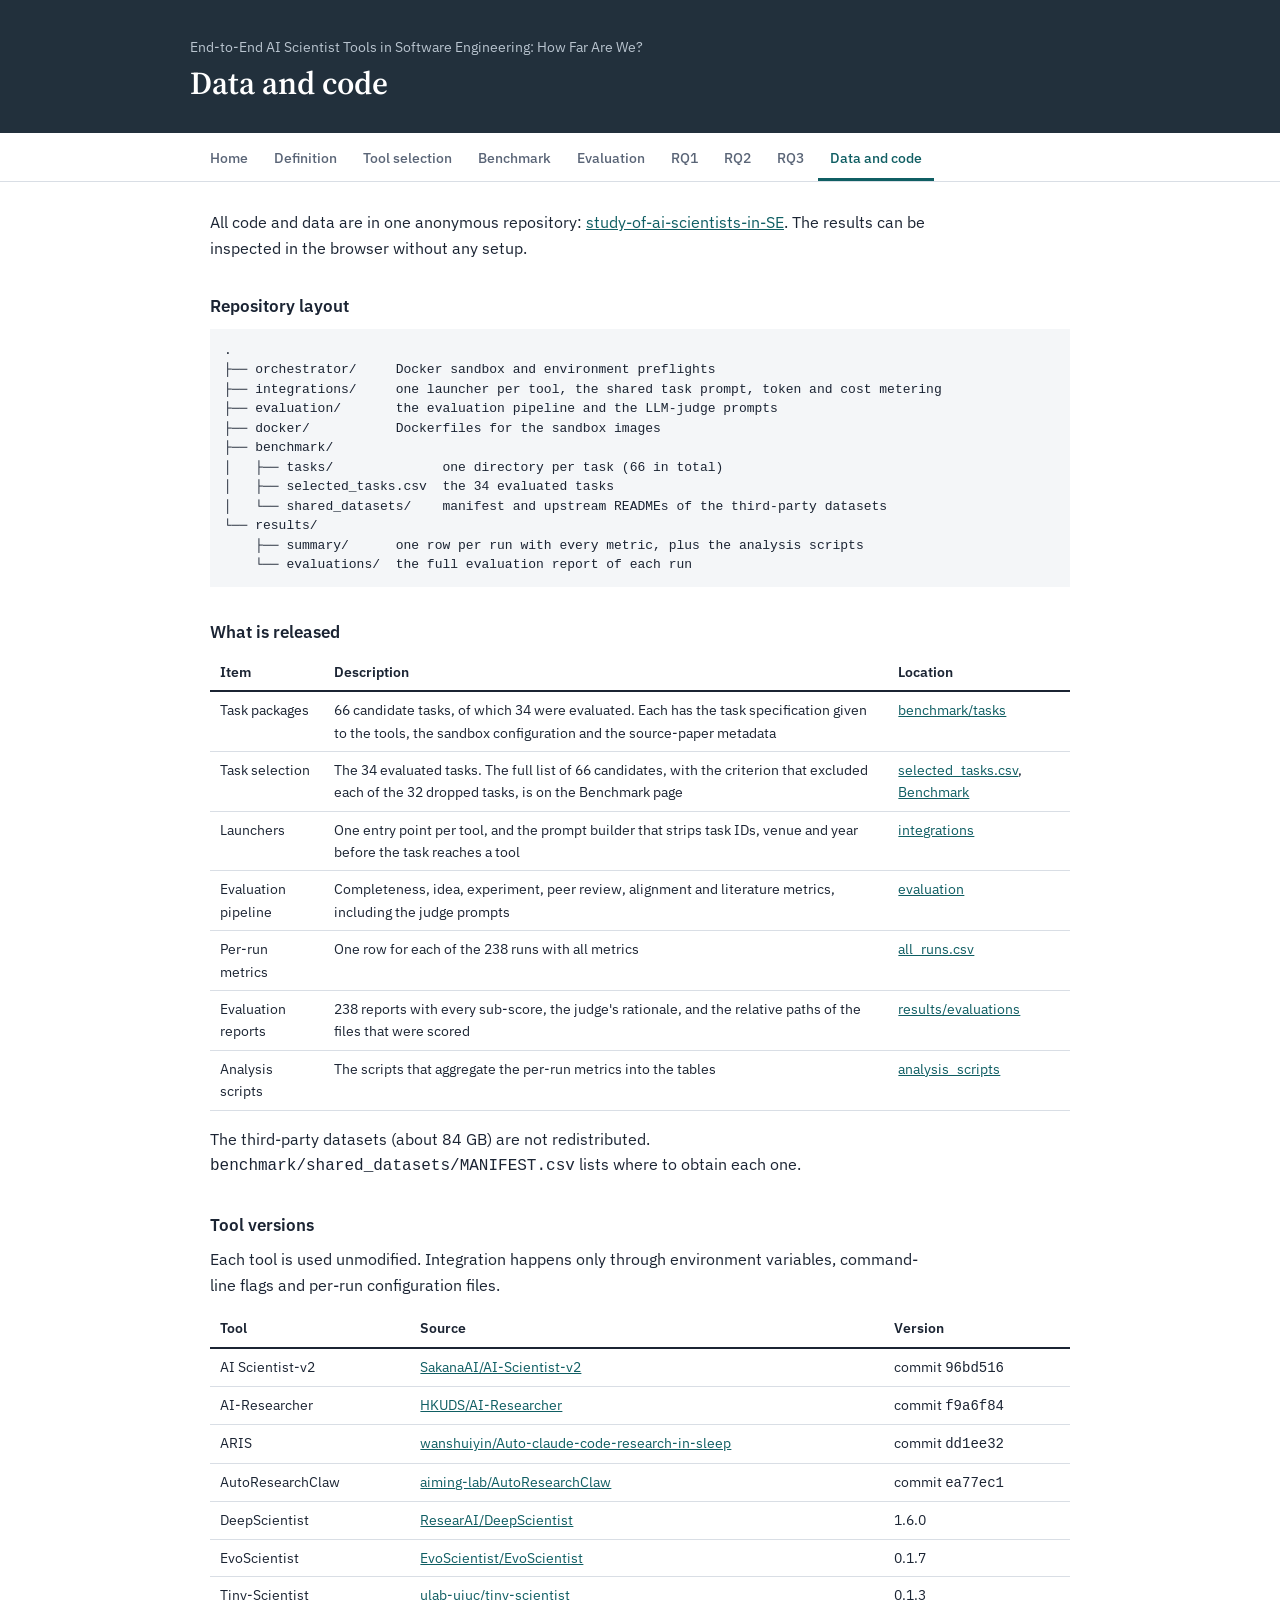
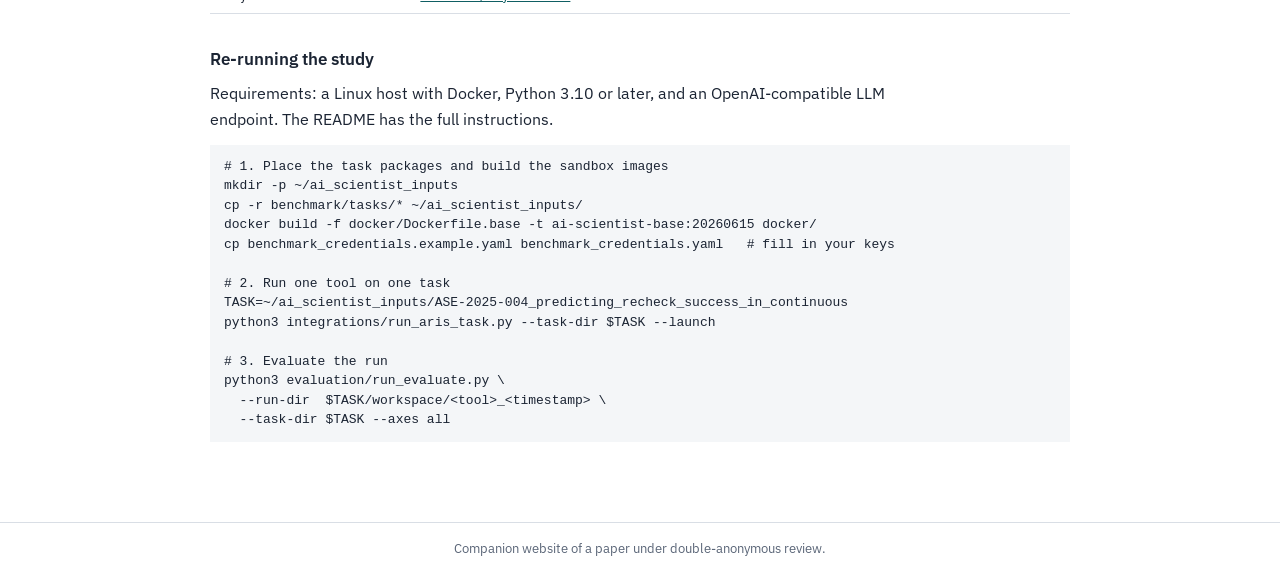
<file: data.html>
<!doctype html>
<html lang="en">
<head>
<meta charset="utf-8">
<meta name="viewport" content="width=device-width, initial-scale=1">
<title>Data and code | AI Scientist tools in SE</title>
<link rel="preconnect" href="https://fonts.googleapis.com">
<link href="https://fonts.googleapis.com/css2?family=IBM+Plex+Sans:wght@400;500;600&family=Source+Serif+4:opsz,wght@8..60,600&display=swap" rel="stylesheet">
<link rel="stylesheet" href="assets/style.css">
</head>
<body>
<header class="top"><div class="in"><div class="site">End-to-End AI Scientist Tools in Software Engineering: How Far Are We?</div><h1>Data and code</h1></div></header>
<nav aria-label="Pages"><div class="in"><a href="index.html">Home</a><a href="definition.html">Definition</a><a href="tool-selection.html">Tool selection</a><a href="benchmark.html">Benchmark</a><a href="evaluation.html">Evaluation</a><a href="rq1.html">RQ1</a><a href="rq2.html">RQ2</a><a href="rq3.html">RQ3</a><a href="data.html" aria-current="page">Data and code</a></div></nav>
<main class="wrap"><section>
  <p>All code and data are in one anonymous repository: <a href="https://github.com/fsesubmission2027-eng/study-of-ai-scientists-in-SE">study-of-ai-scientists-in-SE</a>. The results can be inspected in the browser without any setup.</p>

  <h3>Repository layout</h3>
<pre>.
├── orchestrator/     Docker sandbox and environment preflights
├── integrations/     one launcher per tool, the shared task prompt, token and cost metering
├── evaluation/       the evaluation pipeline and the LLM-judge prompts
├── docker/           Dockerfiles for the sandbox images
├── benchmark/
│   ├── tasks/              one directory per task (66 in total)
│   ├── selected_tasks.csv  the 34 evaluated tasks
│   └── shared_datasets/    manifest and upstream READMEs of the third-party datasets
└── results/
    ├── summary/      one row per run with every metric, plus the analysis scripts
    └── evaluations/  the full evaluation report of each run</pre>

  <h3>What is released</h3>
  <div class="scroll"><table>
    <tr><th>Item</th><th>Description</th><th>Location</th></tr>
    <tr><td>Task packages</td><td>66 candidate tasks, of which 34 were evaluated. Each has the task specification given to the tools, the sandbox configuration and the source-paper metadata</td><td><a href="https://github.com/fsesubmission2027-eng/study-of-ai-scientists-in-SE/tree/main/benchmark/tasks">benchmark/tasks</a></td></tr>
    <tr><td>Task selection</td><td>The 34 evaluated tasks. The full list of 66 candidates, with the criterion that excluded each of the 32 dropped tasks, is on the Benchmark page</td><td><a href="https://github.com/fsesubmission2027-eng/study-of-ai-scientists-in-SE/blob/main/benchmark/selected_tasks.csv">selected_tasks.csv</a>, <a href="benchmark.html">Benchmark</a></td></tr>
    <tr><td>Launchers</td><td>One entry point per tool, and the prompt builder that strips task IDs, venue and year before the task reaches a tool</td><td><a href="https://github.com/fsesubmission2027-eng/study-of-ai-scientists-in-SE/tree/main/integrations">integrations</a></td></tr>
    <tr><td>Evaluation pipeline</td><td>Completeness, idea, experiment, peer review, alignment and literature metrics, including the judge prompts</td><td><a href="https://github.com/fsesubmission2027-eng/study-of-ai-scientists-in-SE/tree/main/evaluation">evaluation</a></td></tr>
    <tr><td>Per-run metrics</td><td>One row for each of the 238 runs with all metrics</td><td><a href="https://github.com/fsesubmission2027-eng/study-of-ai-scientists-in-SE/blob/main/results/summary/all_runs.csv">all_runs.csv</a></td></tr>
    <tr><td>Evaluation reports</td><td>238 reports with every sub-score, the judge's rationale, and the relative paths of the files that were scored</td><td><a href="https://github.com/fsesubmission2027-eng/study-of-ai-scientists-in-SE/tree/main/results/evaluations">results/evaluations</a></td></tr>
    <tr><td>Analysis scripts</td><td>The scripts that aggregate the per-run metrics into the tables</td><td><a href="https://github.com/fsesubmission2027-eng/study-of-ai-scientists-in-SE/tree/main/results/summary/analysis_scripts">analysis_scripts</a></td></tr>
  </table></div>
  <p>The third-party datasets (about 84 GB) are not redistributed. <code>benchmark/shared_datasets/MANIFEST.csv</code> lists where to obtain each one.</p>

  <h3>Tool versions</h3>
  <p>Each tool is used unmodified. Integration happens only through environment variables, command-line flags and per-run configuration files.</p>
  <div class="scroll"><table>
    <tr><th>Tool</th><th>Source</th><th>Version</th></tr>
    <tr><td>AI Scientist-v2</td><td><a href="https://github.com/SakanaAI/AI-Scientist-v2">SakanaAI/AI-Scientist-v2</a></td><td>commit <code>96bd516</code></td></tr>
    <tr><td>AI-Researcher</td><td><a href="https://github.com/HKUDS/AI-Researcher">HKUDS/AI-Researcher</a></td><td>commit <code>f9a6f84</code></td></tr>
    <tr><td>ARIS</td><td><a href="https://github.com/wanshuiyin/Auto-claude-code-research-in-sleep">wanshuiyin/Auto-claude-code-research-in-sleep</a></td><td>commit <code>dd1ee32</code></td></tr>
    <tr><td>AutoResearchClaw</td><td><a href="https://github.com/aiming-lab/AutoResearchClaw">aiming-lab/AutoResearchClaw</a></td><td>commit <code>ea77ec1</code></td></tr>
    <tr><td>DeepScientist</td><td><a href="https://github.com/ResearAI/DeepScientist">ResearAI/DeepScientist</a></td><td>1.6.0</td></tr>
    <tr><td>EvoScientist</td><td><a href="https://github.com/EvoScientist/EvoScientist">EvoScientist/EvoScientist</a></td><td>0.1.7</td></tr>
    <tr><td>Tiny-Scientist</td><td><a href="https://github.com/ulab-uiuc/tiny-scientist">ulab-uiuc/tiny-scientist</a></td><td>0.1.3</td></tr>
  </table></div>

  <h3>Re-running the study</h3>
  <p>Requirements: a Linux host with Docker, Python 3.10 or later, and an OpenAI-compatible LLM endpoint. The README has the full instructions.</p>
<pre># 1. Place the task packages and build the sandbox images
mkdir -p ~/ai_scientist_inputs
cp -r benchmark/tasks/* ~/ai_scientist_inputs/
docker build -f docker/Dockerfile.base -t ai-scientist-base:20260615 docker/
cp benchmark_credentials.example.yaml benchmark_credentials.yaml   # fill in your keys

# 2. Run one tool on one task
TASK=~/ai_scientist_inputs/ASE-2025-004_predicting_recheck_success_in_continuous
python3 integrations/run_aris_task.py --task-dir $TASK --launch

# 3. Evaluate the run
python3 evaluation/run_evaluate.py \
  --run-dir  $TASK/workspace/&lt;tool&gt;_&lt;timestamp&gt; \
  --task-dir $TASK --axes all</pre>
</section></main>
<footer>Companion website of a paper under double-anonymous review.</footer>
</body>
</html>
</file>
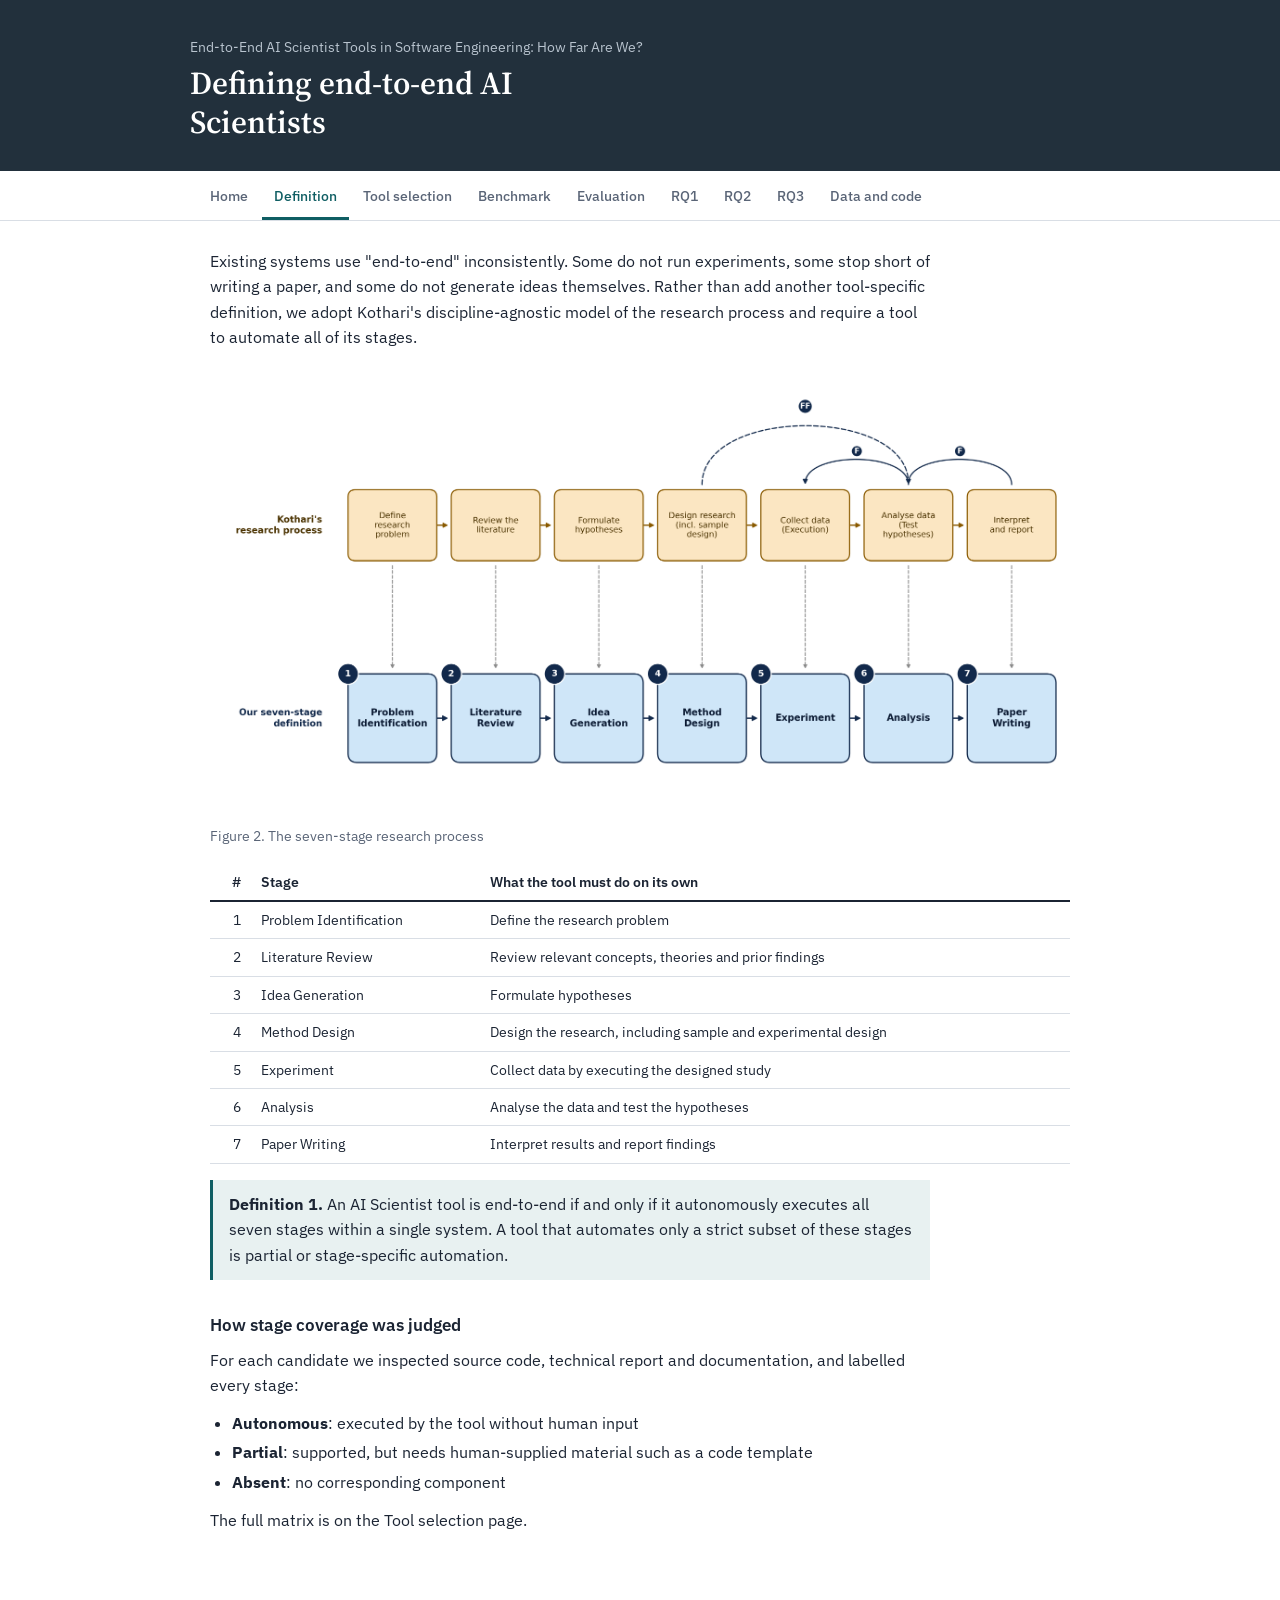
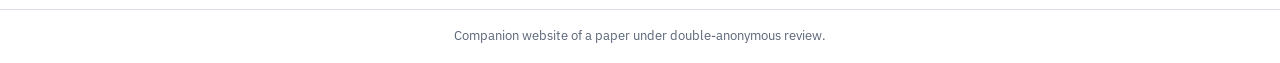
<file: definition.html>
<!doctype html>
<html lang="en">
<head>
<meta charset="utf-8">
<meta name="viewport" content="width=device-width, initial-scale=1">
<title>Definition | AI Scientist tools in SE</title>
<link rel="preconnect" href="https://fonts.googleapis.com">
<link href="https://fonts.googleapis.com/css2?family=IBM+Plex+Sans:wght@400;500;600&family=Source+Serif+4:opsz,wght@8..60,600&display=swap" rel="stylesheet">
<link rel="stylesheet" href="assets/style.css">
</head>
<body>
<header class="top"><div class="in"><div class="site">End-to-End AI Scientist Tools in Software Engineering: How Far Are We?</div><h1>Defining end-to-end AI Scientists</h1></div></header>
<nav aria-label="Pages"><div class="in"><a href="index.html">Home</a><a href="definition.html" aria-current="page">Definition</a><a href="tool-selection.html">Tool selection</a><a href="benchmark.html">Benchmark</a><a href="evaluation.html">Evaluation</a><a href="rq1.html">RQ1</a><a href="rq2.html">RQ2</a><a href="rq3.html">RQ3</a><a href="data.html">Data and code</a></div></nav>
<main class="wrap"><section>
  <p>Existing systems use "end-to-end" inconsistently. Some do not run experiments, some stop short of writing a paper, and some do not generate ideas themselves. Rather than add another tool-specific definition, we adopt Kothari's discipline-agnostic model of the research process and require a tool to automate all of its stages.</p>

  <figure><img src="assets/figures/fig2-seven-stages.png" alt="Figure 2. The seven-stage research process" onerror="this.outerHTML='&lt;div class=&quot;fig&quot;&gt;Figure 2. The seven-stage research process&lt;br&gt;add assets/figures/fig2-seven-stages.png&lt;/div&gt;'"><figcaption>Figure 2. The seven-stage research process</figcaption></figure>

  <div class="scroll"><table>
    <tr><th class="n">#</th><th>Stage</th><th>What the tool must do on its own</th></tr>
    <tr><td class="n">1</td><td>Problem Identification</td><td>Define the research problem</td></tr>
    <tr><td class="n">2</td><td>Literature Review</td><td>Review relevant concepts, theories and prior findings</td></tr>
    <tr><td class="n">3</td><td>Idea Generation</td><td>Formulate hypotheses</td></tr>
    <tr><td class="n">4</td><td>Method Design</td><td>Design the research, including sample and experimental design</td></tr>
    <tr><td class="n">5</td><td>Experiment</td><td>Collect data by executing the designed study</td></tr>
    <tr><td class="n">6</td><td>Analysis</td><td>Analyse the data and test the hypotheses</td></tr>
    <tr><td class="n">7</td><td>Paper Writing</td><td>Interpret results and report findings</td></tr>
  </table></div>

  <div class="def"><b>Definition 1.</b> An AI Scientist tool is end-to-end if and only if it autonomously executes all seven stages within a single system. A tool that automates only a strict subset of these stages is partial or stage-specific automation.</div>

  <h3>How stage coverage was judged</h3>
  <p>For each candidate we inspected source code, technical report and documentation, and labelled every stage:</p>
  <ul>
    <li><b>Autonomous</b>: executed by the tool without human input</li>
    <li><b>Partial</b>: supported, but needs human-supplied material such as a code template</li>
    <li><b>Absent</b>: no corresponding component</li>
  </ul>
  <p>The full matrix is on the Tool selection page.</p>
</section></main>
<footer>Companion website of a paper under double-anonymous review.</footer>
</body>
</html>
</file>
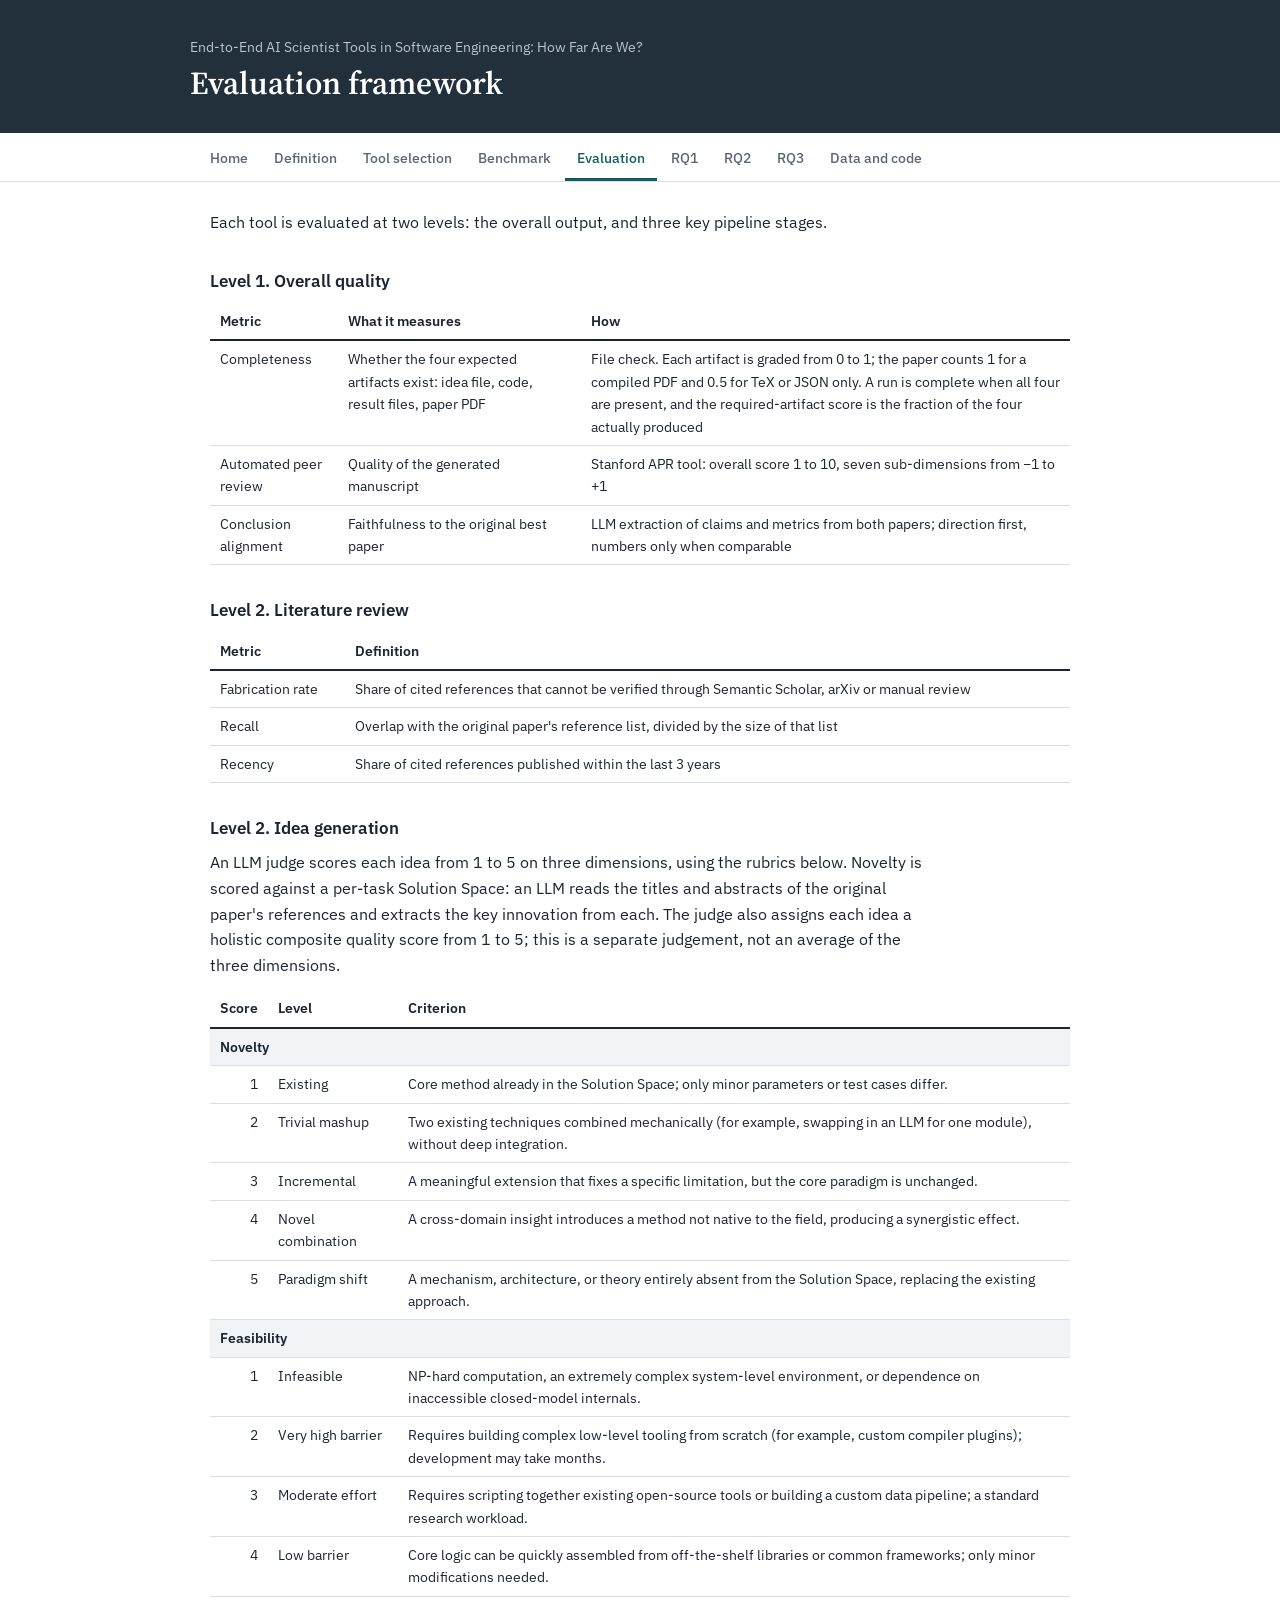
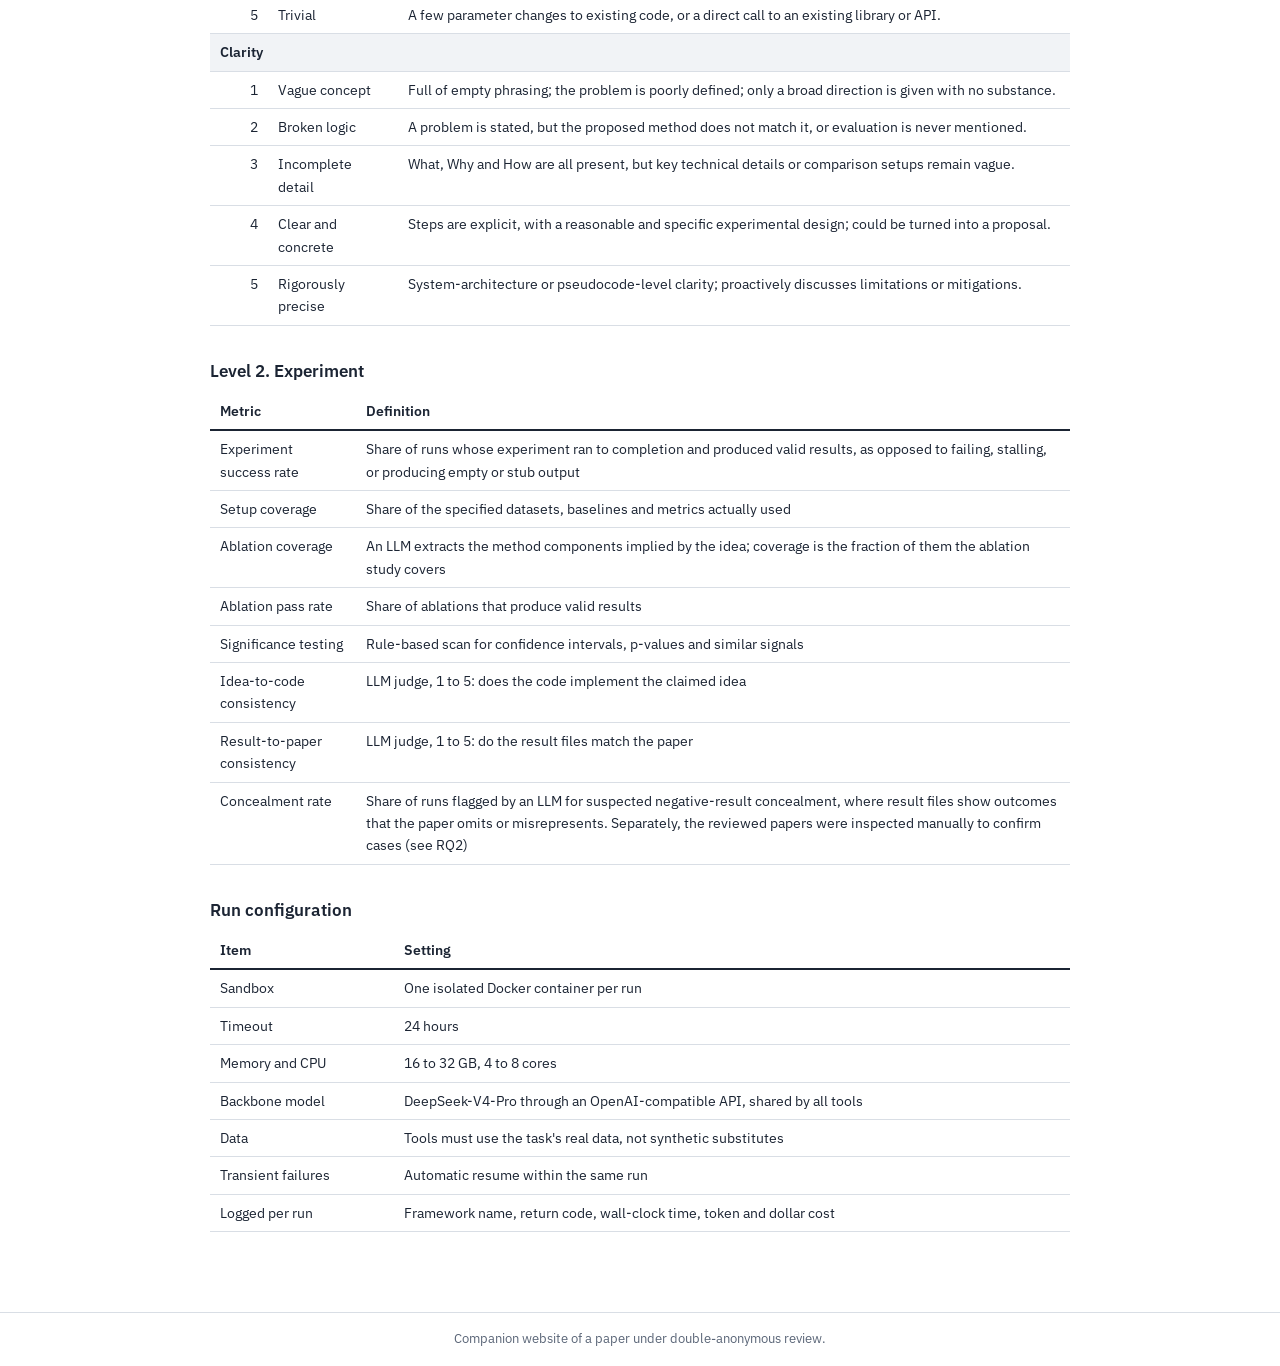
<file: evaluation.html>
<!doctype html>
<html lang="en">
<head>
<meta charset="utf-8">
<meta name="viewport" content="width=device-width, initial-scale=1">
<title>Evaluation | AI Scientist tools in SE</title>
<link rel="preconnect" href="https://fonts.googleapis.com">
<link href="https://fonts.googleapis.com/css2?family=IBM+Plex+Sans:wght@400;500;600&family=Source+Serif+4:opsz,wght@8..60,600&display=swap" rel="stylesheet">
<link rel="stylesheet" href="assets/style.css">
</head>
<body>
<header class="top"><div class="in"><div class="site">End-to-End AI Scientist Tools in Software Engineering: How Far Are We?</div><h1>Evaluation framework</h1></div></header>
<nav aria-label="Pages"><div class="in"><a href="index.html">Home</a><a href="definition.html">Definition</a><a href="tool-selection.html">Tool selection</a><a href="benchmark.html">Benchmark</a><a href="evaluation.html" aria-current="page">Evaluation</a><a href="rq1.html">RQ1</a><a href="rq2.html">RQ2</a><a href="rq3.html">RQ3</a><a href="data.html">Data and code</a></div></nav>
<main class="wrap"><section>
  <p>Each tool is evaluated at two levels: the overall output, and three key pipeline stages.</p>

  <h3>Level 1. Overall quality</h3>
  <div class="scroll"><table>
    <tr><th>Metric</th><th>What it measures</th><th>How</th></tr>
    <tr><td>Completeness</td><td>Whether the four expected artifacts exist: idea file, code, result files, paper PDF</td><td>File check. Each artifact is graded from 0 to 1; the paper counts 1 for a compiled PDF and 0.5 for TeX or JSON only. A run is complete when all four are present, and the required-artifact score is the fraction of the four actually produced</td></tr>
    <tr><td>Automated peer review</td><td>Quality of the generated manuscript</td><td>Stanford APR tool: overall score 1 to 10, seven sub-dimensions from −1 to +1</td></tr>
    <tr><td>Conclusion alignment</td><td>Faithfulness to the original best paper</td><td>LLM extraction of claims and metrics from both papers; direction first, numbers only when comparable</td></tr>
  </table></div>

  <h3>Level 2. Literature review</h3>
  <div class="scroll"><table>
    <tr><th>Metric</th><th>Definition</th></tr>
    <tr><td>Fabrication rate</td><td>Share of cited references that cannot be verified through Semantic Scholar, arXiv or manual review</td></tr>
    <tr><td>Recall</td><td>Overlap with the original paper's reference list, divided by the size of that list</td></tr>
    <tr><td>Recency</td><td>Share of cited references published within the last 3 years</td></tr>
  </table></div>

  <h3>Level 2. Idea generation</h3>
  <p>An LLM judge scores each idea from 1 to 5 on three dimensions, using the rubrics below. Novelty is scored against a per-task Solution Space: an LLM reads the titles and abstracts of the original paper's references and extracts the key innovation from each. The judge also assigns each idea a holistic composite quality score from 1 to 5; this is a separate judgement, not an average of the three dimensions.</p>
  <div class="scroll"><table>
    <tr><th class="n">Score</th><th>Level</th><th>Criterion</th></tr>
    <tr class="lead"><td colspan="3" style="background:#F1F3F6">Novelty</td></tr>
    <tr><td class="n">1</td><td>Existing</td><td>Core method already in the Solution Space; only minor parameters or test cases differ.</td></tr>
    <tr><td class="n">2</td><td>Trivial mashup</td><td>Two existing techniques combined mechanically (for example, swapping in an LLM for one module), without deep integration.</td></tr>
    <tr><td class="n">3</td><td>Incremental</td><td>A meaningful extension that fixes a specific limitation, but the core paradigm is unchanged.</td></tr>
    <tr><td class="n">4</td><td>Novel combination</td><td>A cross-domain insight introduces a method not native to the field, producing a synergistic effect.</td></tr>
    <tr><td class="n">5</td><td>Paradigm shift</td><td>A mechanism, architecture, or theory entirely absent from the Solution Space, replacing the existing approach.</td></tr>
    <tr class="lead"><td colspan="3" style="background:#F1F3F6">Feasibility</td></tr>
    <tr><td class="n">1</td><td>Infeasible</td><td>NP-hard computation, an extremely complex system-level environment, or dependence on inaccessible closed-model internals.</td></tr>
    <tr><td class="n">2</td><td>Very high barrier</td><td>Requires building complex low-level tooling from scratch (for example, custom compiler plugins); development may take months.</td></tr>
    <tr><td class="n">3</td><td>Moderate effort</td><td>Requires scripting together existing open-source tools or building a custom data pipeline; a standard research workload.</td></tr>
    <tr><td class="n">4</td><td>Low barrier</td><td>Core logic can be quickly assembled from off-the-shelf libraries or common frameworks; only minor modifications needed.</td></tr>
    <tr><td class="n">5</td><td>Trivial</td><td>A few parameter changes to existing code, or a direct call to an existing library or API.</td></tr>
    <tr class="lead"><td colspan="3" style="background:#F1F3F6">Clarity</td></tr>
    <tr><td class="n">1</td><td>Vague concept</td><td>Full of empty phrasing; the problem is poorly defined; only a broad direction is given with no substance.</td></tr>
    <tr><td class="n">2</td><td>Broken logic</td><td>A problem is stated, but the proposed method does not match it, or evaluation is never mentioned.</td></tr>
    <tr><td class="n">3</td><td>Incomplete detail</td><td>What, Why and How are all present, but key technical details or comparison setups remain vague.</td></tr>
    <tr><td class="n">4</td><td>Clear and concrete</td><td>Steps are explicit, with a reasonable and specific experimental design; could be turned into a proposal.</td></tr>
    <tr><td class="n">5</td><td>Rigorously precise</td><td>System-architecture or pseudocode-level clarity; proactively discusses limitations or mitigations.</td></tr>
  </table></div>

  <h3>Level 2. Experiment</h3>
  <div class="scroll"><table>
    <tr><th>Metric</th><th>Definition</th></tr>
    <tr><td>Experiment success rate</td><td>Share of runs whose experiment ran to completion and produced valid results, as opposed to failing, stalling, or producing empty or stub output</td></tr>
    <tr><td>Setup coverage</td><td>Share of the specified datasets, baselines and metrics actually used</td></tr>
    <tr><td>Ablation coverage</td><td>An LLM extracts the method components implied by the idea; coverage is the fraction of them the ablation study covers</td></tr>
    <tr><td>Ablation pass rate</td><td>Share of ablations that produce valid results</td></tr>
    <tr><td>Significance testing</td><td>Rule-based scan for confidence intervals, p-values and similar signals</td></tr>
    <tr><td>Idea-to-code consistency</td><td>LLM judge, 1 to 5: does the code implement the claimed idea</td></tr>
    <tr><td>Result-to-paper consistency</td><td>LLM judge, 1 to 5: do the result files match the paper</td></tr>
    <tr><td>Concealment rate</td><td>Share of runs flagged by an LLM for suspected negative-result concealment, where result files show outcomes that the paper omits or misrepresents. Separately, the reviewed papers were inspected manually to confirm cases (see RQ2)</td></tr>
  </table></div>

  <h3>Run configuration</h3>
  <div class="scroll"><table>
    <tr><th>Item</th><th>Setting</th></tr>
    <tr><td>Sandbox</td><td>One isolated Docker container per run</td></tr>
    <tr><td>Timeout</td><td>24 hours</td></tr>
    <tr><td>Memory and CPU</td><td>16 to 32 GB, 4 to 8 cores</td></tr>
    <tr><td>Backbone model</td><td>DeepSeek-V4-Pro through an OpenAI-compatible API, shared by all tools</td></tr>
    <tr><td>Data</td><td>Tools must use the task's real data, not synthetic substitutes</td></tr>
    <tr><td>Transient failures</td><td>Automatic resume within the same run</td></tr>
    <tr><td>Logged per run</td><td>Framework name, return code, wall-clock time, token and dollar cost</td></tr>
  </table></div>
</section></main>
<footer>Companion website of a paper under double-anonymous review.</footer>
</body>
</html>
</file>
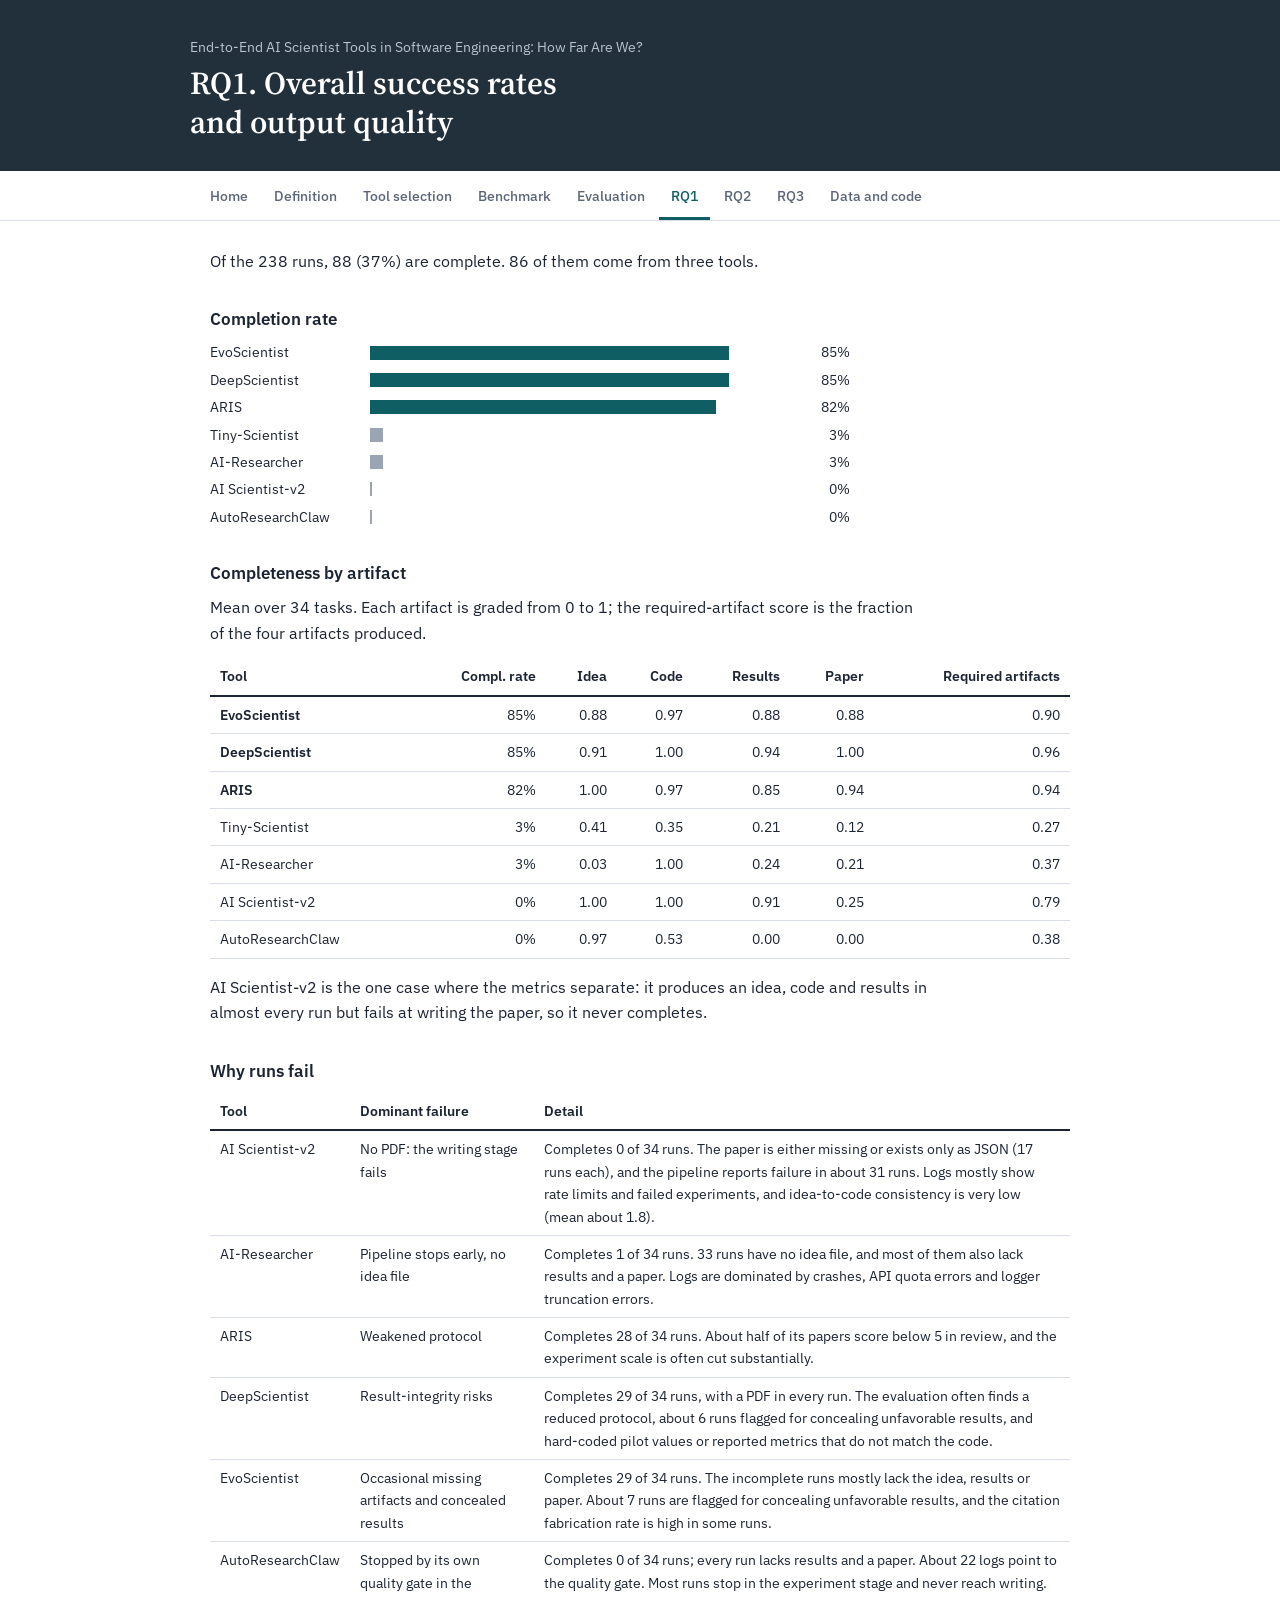
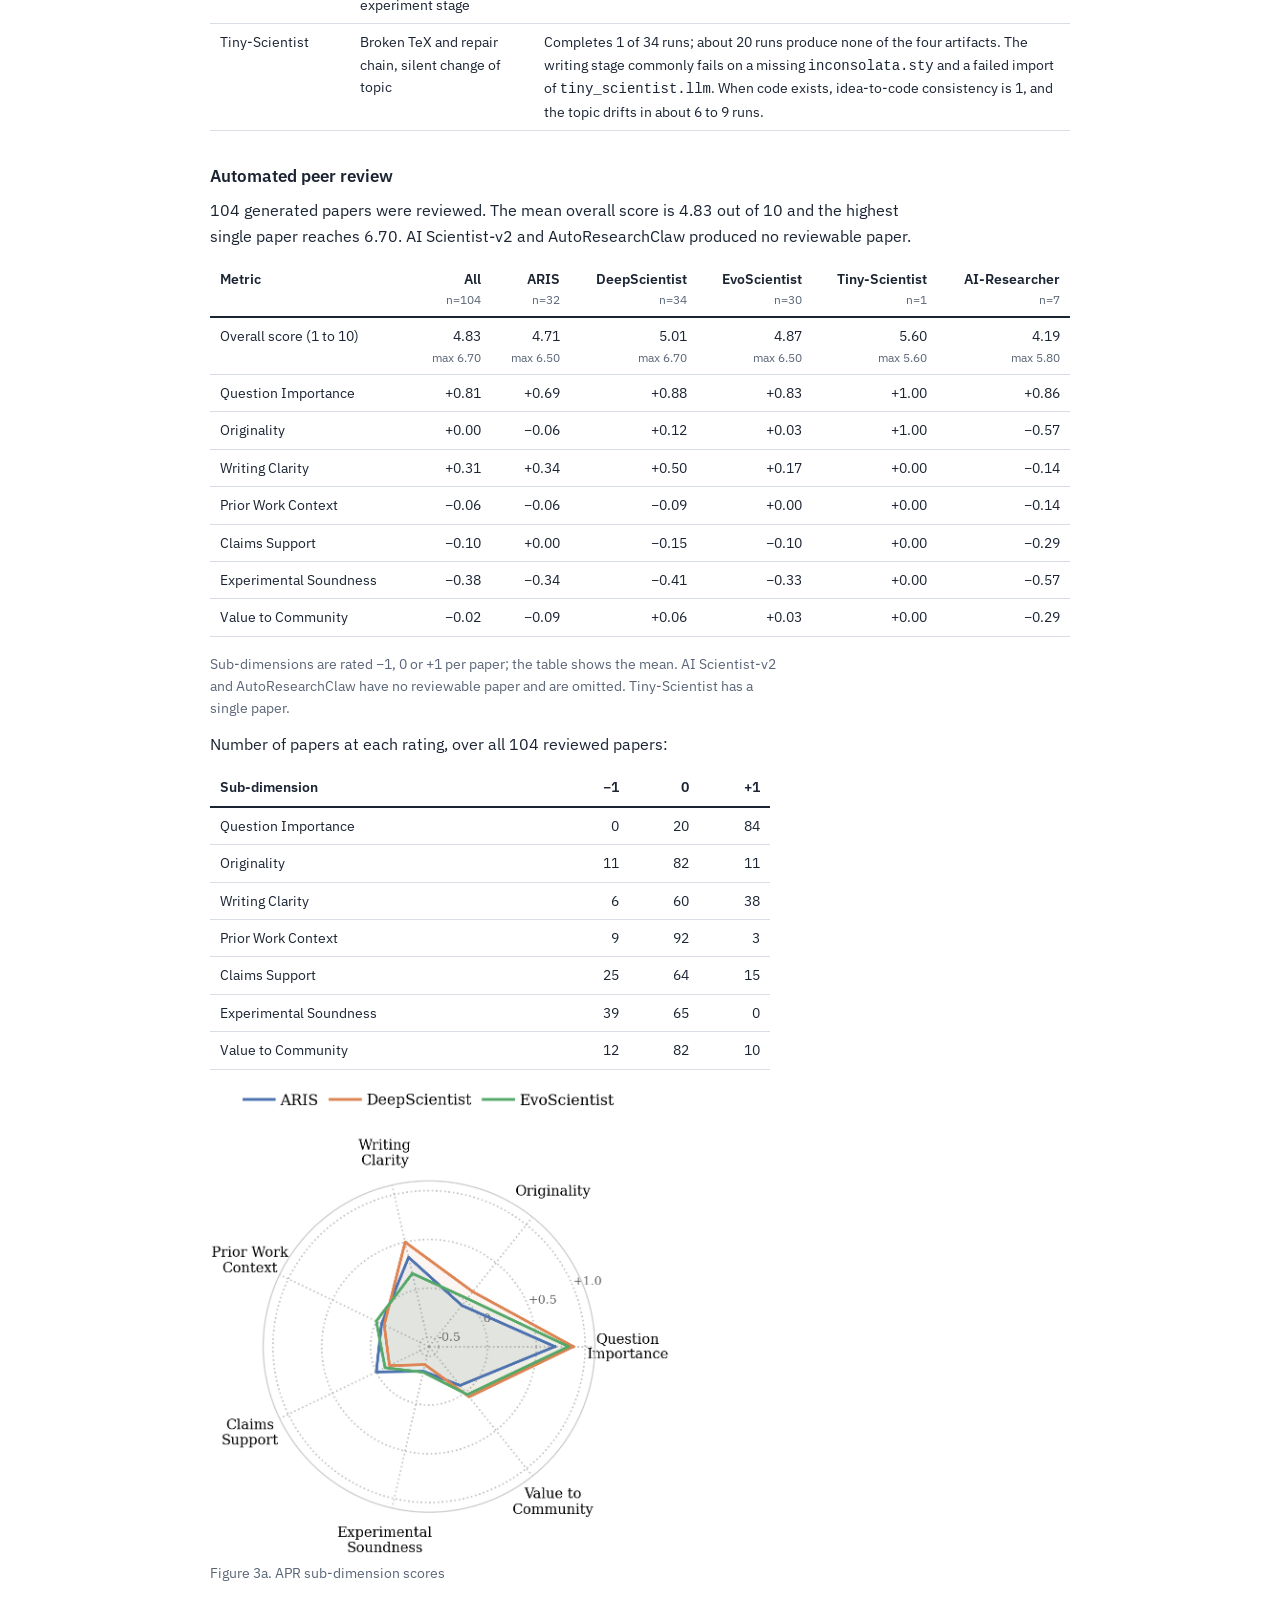
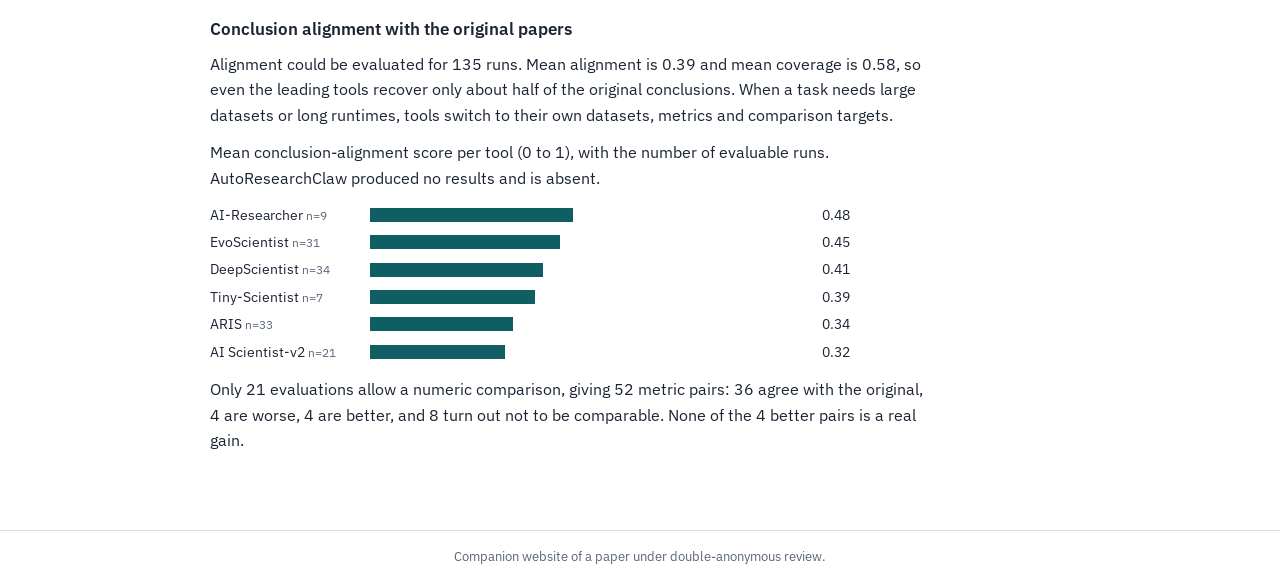
<file: rq1.html>
<!doctype html>
<html lang="en">
<head>
<meta charset="utf-8">
<meta name="viewport" content="width=device-width, initial-scale=1">
<title>RQ1 | AI Scientist tools in SE</title>
<link rel="preconnect" href="https://fonts.googleapis.com">
<link href="https://fonts.googleapis.com/css2?family=IBM+Plex+Sans:wght@400;500;600&family=Source+Serif+4:opsz,wght@8..60,600&display=swap" rel="stylesheet">
<link rel="stylesheet" href="assets/style.css">
<style>
  table.detail{min-width:780px}
  table.detail td small{display:block;color:var(--slate);font-size:12px;white-space:nowrap}
  table.detail td.sub{padding-left:26px;color:var(--slate)}
  table.detail th.n{white-space:normal}
</style>
</head>
<body>
<header class="top"><div class="in"><div class="site">End-to-End AI Scientist Tools in Software Engineering: How Far Are We?</div><h1>RQ1. Overall success rates and output quality</h1></div></header>
<nav aria-label="Pages"><div class="in"><a href="index.html">Home</a><a href="definition.html">Definition</a><a href="tool-selection.html">Tool selection</a><a href="benchmark.html">Benchmark</a><a href="evaluation.html">Evaluation</a><a href="rq1.html" aria-current="page">RQ1</a><a href="rq2.html">RQ2</a><a href="rq3.html">RQ3</a><a href="data.html">Data and code</a></div></nav>
<main class="wrap"><section>
  <p>Of the 238 runs, 88 (37%) are complete. 86 of them come from three tools.</p>

  <h3>Completion rate</h3>
  <div class="bar"><span>EvoScientist</span><i style="width:85%"></i><span>85%</span></div>
  <div class="bar"><span>DeepScientist</span><i style="width:85%"></i><span>85%</span></div>
  <div class="bar"><span>ARIS</span><i style="width:82%"></i><span>82%</span></div>
  <div class="bar tail"><span>Tiny-Scientist</span><i style="width:3%"></i><span>3%</span></div>
  <div class="bar tail"><span>AI-Researcher</span><i style="width:3%"></i><span>3%</span></div>
  <div class="bar tail"><span>AI Scientist-v2</span><i style="width:0.5%"></i><span>0%</span></div>
  <div class="bar tail"><span>AutoResearchClaw</span><i style="width:0.5%"></i><span>0%</span></div>

  <h3>Completeness by artifact</h3>
  <p>Mean over 34 tasks. Each artifact is graded from 0 to 1; the required-artifact score is the fraction of the four artifacts produced.</p>
  <div class="scroll"><table>
    <tr><th>Tool</th><th class="n">Compl. rate</th><th class="n">Idea</th><th class="n">Code</th><th class="n">Results</th><th class="n">Paper</th><th class="n">Required artifacts</th></tr>
    <tr class="lead"><td>EvoScientist</td><td class="n">85%</td><td class="n">0.88</td><td class="n">0.97</td><td class="n">0.88</td><td class="n">0.88</td><td class="n">0.90</td></tr>
    <tr class="lead"><td>DeepScientist</td><td class="n">85%</td><td class="n">0.91</td><td class="n">1.00</td><td class="n">0.94</td><td class="n">1.00</td><td class="n">0.96</td></tr>
    <tr class="lead"><td>ARIS</td><td class="n">82%</td><td class="n">1.00</td><td class="n">0.97</td><td class="n">0.85</td><td class="n">0.94</td><td class="n">0.94</td></tr>
    <tr><td>Tiny-Scientist</td><td class="n">3%</td><td class="n">0.41</td><td class="n">0.35</td><td class="n">0.21</td><td class="n">0.12</td><td class="n">0.27</td></tr>
    <tr><td>AI-Researcher</td><td class="n">3%</td><td class="n">0.03</td><td class="n">1.00</td><td class="n">0.24</td><td class="n">0.21</td><td class="n">0.37</td></tr>
    <tr><td>AI Scientist-v2</td><td class="n">0%</td><td class="n">1.00</td><td class="n">1.00</td><td class="n">0.91</td><td class="n">0.25</td><td class="n">0.79</td></tr>
    <tr><td>AutoResearchClaw</td><td class="n">0%</td><td class="n">0.97</td><td class="n">0.53</td><td class="n">0.00</td><td class="n">0.00</td><td class="n">0.38</td></tr>
  </table></div>
  <p>AI Scientist-v2 is the one case where the metrics separate: it produces an idea, code and results in almost every run but fails at writing the paper, so it never completes.</p>

  <h3>Why runs fail</h3>
  <div class="scroll"><table>
    <tr><th>Tool</th><th>Dominant failure</th><th>Detail</th></tr>
    <tr><td style="white-space:nowrap">AI Scientist-v2</td><td>No PDF: the writing stage fails</td><td>Completes 0 of 34 runs. The paper is either missing or exists only as JSON (17 runs each), and the pipeline reports failure in about 31 runs. Logs mostly show rate limits and failed experiments, and idea-to-code consistency is very low (mean about 1.8).</td></tr>
    <tr><td style="white-space:nowrap">AI-Researcher</td><td>Pipeline stops early, no idea file</td><td>Completes 1 of 34 runs. 33 runs have no idea file, and most of them also lack results and a paper. Logs are dominated by crashes, API quota errors and logger truncation errors.</td></tr>
    <tr><td style="white-space:nowrap">ARIS</td><td>Weakened protocol</td><td>Completes 28 of 34 runs. About half of its papers score below 5 in review, and the experiment scale is often cut substantially.</td></tr>
    <tr><td style="white-space:nowrap">DeepScientist</td><td>Result-integrity risks</td><td>Completes 29 of 34 runs, with a PDF in every run. The evaluation often finds a reduced protocol, about 6 runs flagged for concealing unfavorable results, and hard-coded pilot values or reported metrics that do not match the code.</td></tr>
    <tr><td style="white-space:nowrap">EvoScientist</td><td>Occasional missing artifacts and concealed results</td><td>Completes 29 of 34 runs. The incomplete runs mostly lack the idea, results or paper. About 7 runs are flagged for concealing unfavorable results, and the citation fabrication rate is high in some runs.</td></tr>
    <tr><td style="white-space:nowrap">AutoResearchClaw</td><td>Stopped by its own quality gate in the experiment stage</td><td>Completes 0 of 34 runs; every run lacks results and a paper. About 22 logs point to the quality gate. Most runs stop in the experiment stage and never reach writing.</td></tr>
    <tr><td style="white-space:nowrap">Tiny-Scientist</td><td>Broken TeX and repair chain, silent change of topic</td><td>Completes 1 of 34 runs; about 20 runs produce none of the four artifacts. The writing stage commonly fails on a missing <code>inconsolata.sty</code> and a failed import of <code>tiny_scientist.llm</code>. When code exists, idea-to-code consistency is 1, and the topic drifts in about 6 to 9 runs.</td></tr>
  </table></div>

  <h3>Automated peer review</h3>
  <p>104 generated papers were reviewed. The mean overall score is 4.83 out of 10 and the highest single paper reaches 6.70. AI Scientist-v2 and AutoResearchClaw produced no reviewable paper.</p>
  <div class="scroll"><table class="detail">
    <tr><th>Metric</th><th class="n">All<small style="display:block;font-weight:400;color:var(--slate)">n=104</small></th><th class="n">ARIS<small style="display:block;font-weight:400;color:var(--slate)">n=32</small></th><th class="n">Deep&shy;Scientist<small style="display:block;font-weight:400;color:var(--slate)">n=34</small></th><th class="n">Evo&shy;Scientist<small style="display:block;font-weight:400;color:var(--slate)">n=30</small></th><th class="n">Tiny-Scientist<small style="display:block;font-weight:400;color:var(--slate)">n=1</small></th><th class="n">AI-Researcher<small style="display:block;font-weight:400;color:var(--slate)">n=7</small></th></tr>
    <tr><td>Overall score (1 to 10)</td><td class="n">4.83<small>max 6.70</small></td><td class="n">4.71<small>max 6.50</small></td><td class="n">5.01<small>max 6.70</small></td><td class="n">4.87<small>max 6.50</small></td><td class="n">5.60<small>max 5.60</small></td><td class="n">4.19<small>max 5.80</small></td></tr>
    <tr><td>Question Importance</td><td class="n">+0.81</td><td class="n">+0.69</td><td class="n">+0.88</td><td class="n">+0.83</td><td class="n">+1.00</td><td class="n">+0.86</td></tr>
    <tr><td>Originality</td><td class="n">+0.00</td><td class="n">&minus;0.06</td><td class="n">+0.12</td><td class="n">+0.03</td><td class="n">+1.00</td><td class="n">&minus;0.57</td></tr>
    <tr><td>Writing Clarity</td><td class="n">+0.31</td><td class="n">+0.34</td><td class="n">+0.50</td><td class="n">+0.17</td><td class="n">+0.00</td><td class="n">&minus;0.14</td></tr>
    <tr><td>Prior Work Context</td><td class="n">&minus;0.06</td><td class="n">&minus;0.06</td><td class="n">&minus;0.09</td><td class="n">+0.00</td><td class="n">+0.00</td><td class="n">&minus;0.14</td></tr>
    <tr><td>Claims Support</td><td class="n">&minus;0.10</td><td class="n">+0.00</td><td class="n">&minus;0.15</td><td class="n">&minus;0.10</td><td class="n">+0.00</td><td class="n">&minus;0.29</td></tr>
    <tr><td>Experimental Soundness</td><td class="n">&minus;0.38</td><td class="n">&minus;0.34</td><td class="n">&minus;0.41</td><td class="n">&minus;0.33</td><td class="n">+0.00</td><td class="n">&minus;0.57</td></tr>
    <tr><td>Value to Community</td><td class="n">&minus;0.02</td><td class="n">&minus;0.09</td><td class="n">+0.06</td><td class="n">+0.03</td><td class="n">+0.00</td><td class="n">&minus;0.29</td></tr>
  </table></div>
  <p class="legend">Sub-dimensions are rated &minus;1, 0 or +1 per paper; the table shows the mean. AI Scientist-v2 and AutoResearchClaw have no reviewable paper and are omitted. Tiny-Scientist has a single paper.</p>
  <p>Number of papers at each rating, over all 104 reviewed papers:</p>
  <div class="scroll"><table style="max-width:560px">
    <tr><th>Sub-dimension</th><th class="n">&minus;1</th><th class="n">0</th><th class="n">+1</th></tr>
    <tr><td>Question Importance</td><td class="n">0</td><td class="n">20</td><td class="n">84</td></tr>
    <tr><td>Originality</td><td class="n">11</td><td class="n">82</td><td class="n">11</td></tr>
    <tr><td>Writing Clarity</td><td class="n">6</td><td class="n">60</td><td class="n">38</td></tr>
    <tr><td>Prior Work Context</td><td class="n">9</td><td class="n">92</td><td class="n">3</td></tr>
    <tr><td>Claims Support</td><td class="n">25</td><td class="n">64</td><td class="n">15</td></tr>
    <tr><td>Experimental Soundness</td><td class="n">39</td><td class="n">65</td><td class="n">0</td></tr>
    <tr><td>Value to Community</td><td class="n">12</td><td class="n">82</td><td class="n">10</td></tr>
  </table></div>
  <figure style="max-width:460px"><img src="assets/figures/fig4a-apr.png" alt="Figure 3a. APR sub-dimension scores" onerror="this.outerHTML='&lt;div class=&quot;fig&quot;&gt;Figure 3a. APR sub-dimension scores&lt;br&gt;add assets/figures/fig4a-apr.png&lt;/div&gt;'"><figcaption>Figure 3a. APR sub-dimension scores</figcaption></figure>

  <h3>Conclusion alignment with the original papers</h3>
  <p>Alignment could be evaluated for 135 runs. Mean alignment is 0.39 and mean coverage is 0.58, so even the leading tools recover only about half of the original conclusions. When a task needs large datasets or long runtimes, tools switch to their own datasets, metrics and comparison targets.</p>
  <p>Mean conclusion-alignment score per tool (0 to 1), with the number of evaluable runs. AutoResearchClaw produced no results and is absent.</p>
  <div class="bar"><span>AI-Researcher <small style="color:var(--slate)">n=9</small></span><i style="width:48%"></i><span>0.48</span></div>
  <div class="bar"><span>EvoScientist <small style="color:var(--slate)">n=31</small></span><i style="width:45%"></i><span>0.45</span></div>
  <div class="bar"><span>DeepScientist <small style="color:var(--slate)">n=34</small></span><i style="width:41%"></i><span>0.41</span></div>
  <div class="bar"><span>Tiny-Scientist <small style="color:var(--slate)">n=7</small></span><i style="width:39%"></i><span>0.39</span></div>
  <div class="bar"><span>ARIS <small style="color:var(--slate)">n=33</small></span><i style="width:34%"></i><span>0.34</span></div>
  <div class="bar"><span>AI Scientist-v2 <small style="color:var(--slate)">n=21</small></span><i style="width:32%"></i><span>0.32</span></div>
  <p style="margin-top:14px">Only 21 evaluations allow a numeric comparison, giving 52 metric pairs: 36 agree with the original, 4 are worse, 4 are better, and 8 turn out not to be comparable. None of the 4 better pairs is a real gain.</p>
</section></main>
<footer>Companion website of a paper under double-anonymous review.</footer>
</body>
</html>
</file>
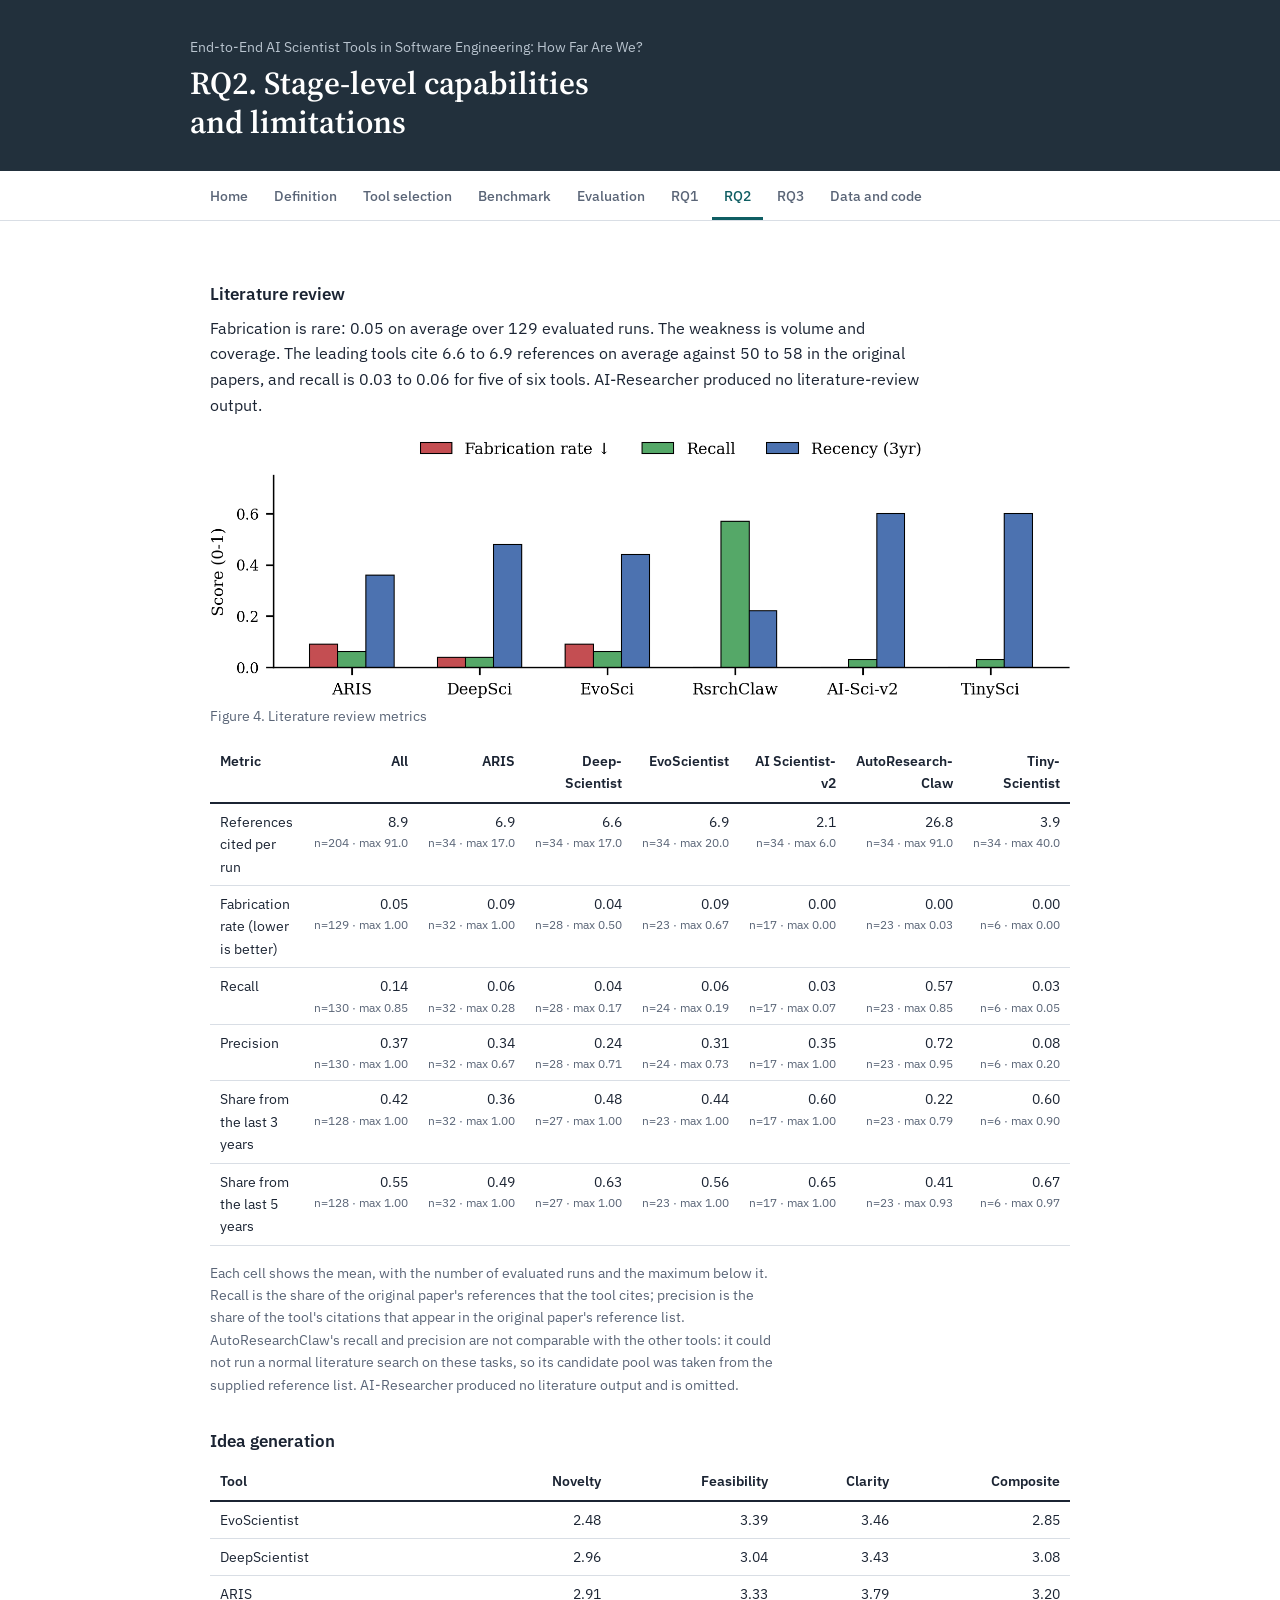
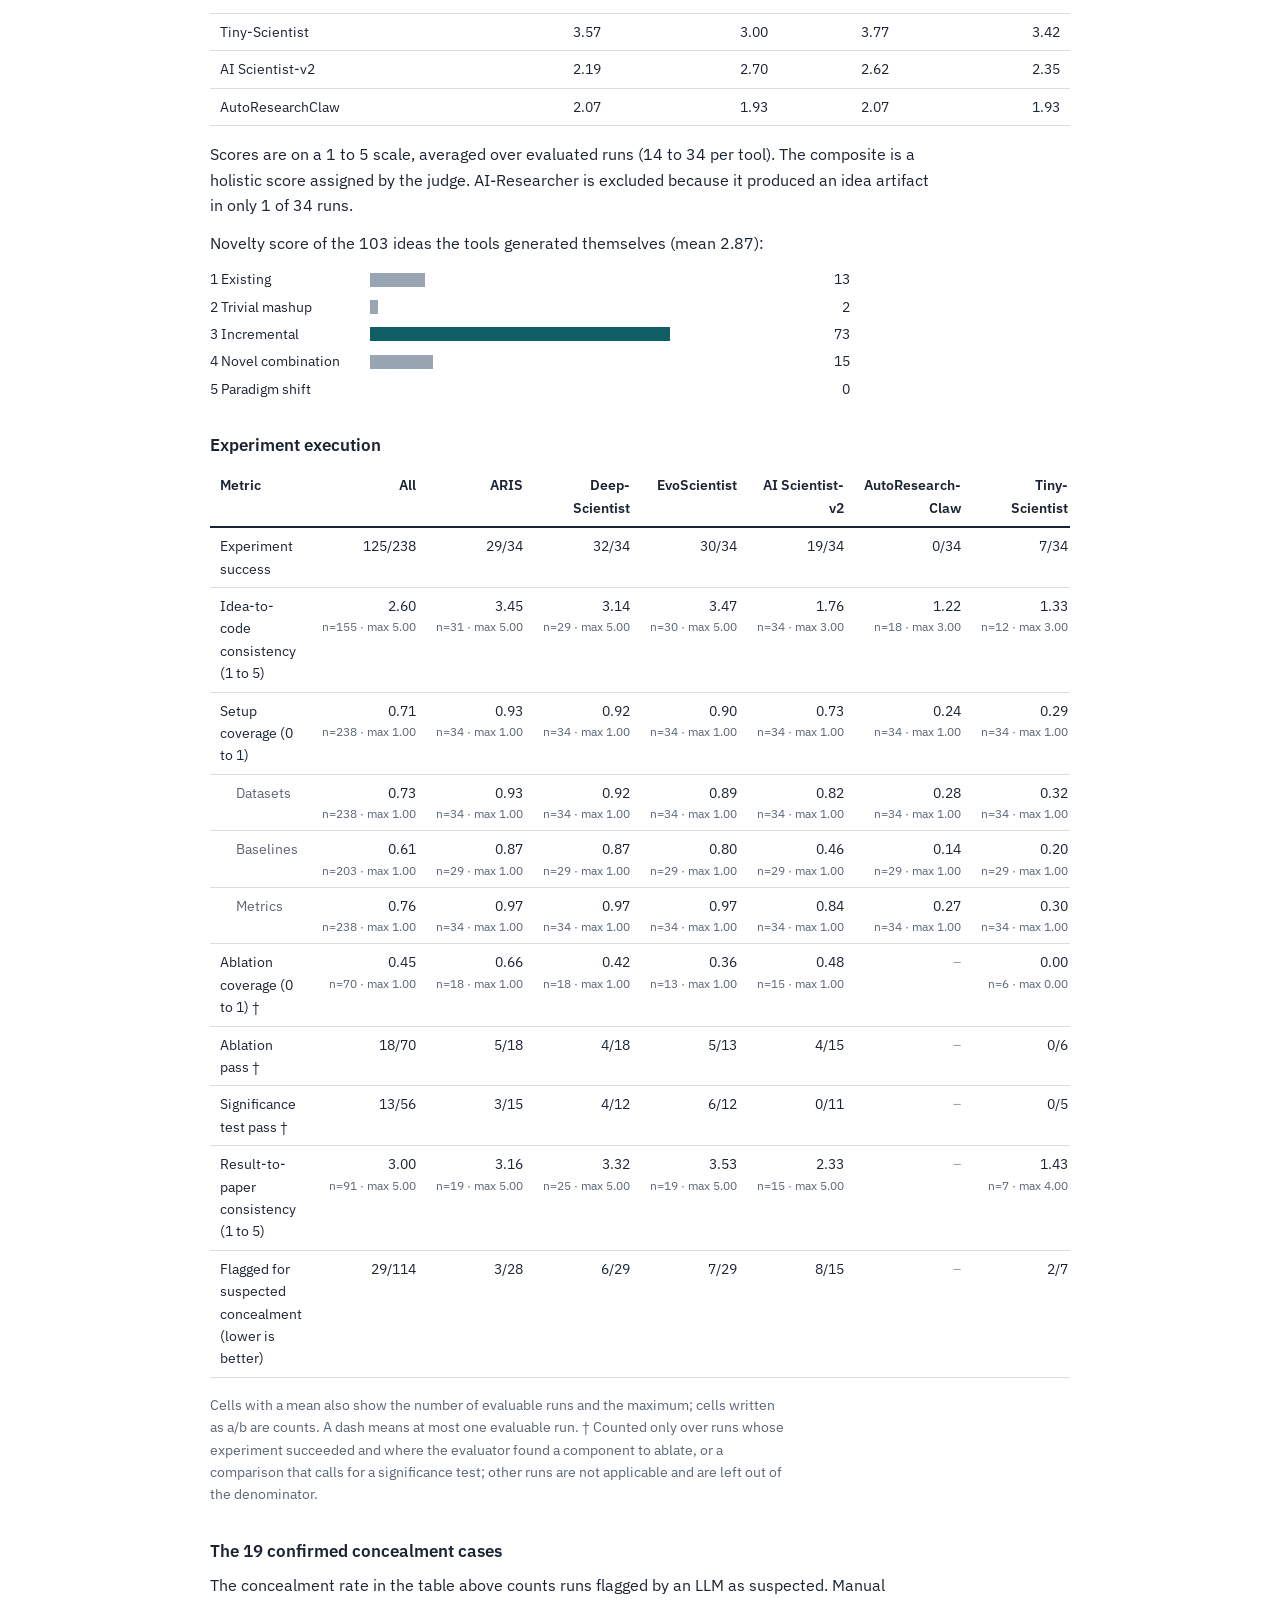
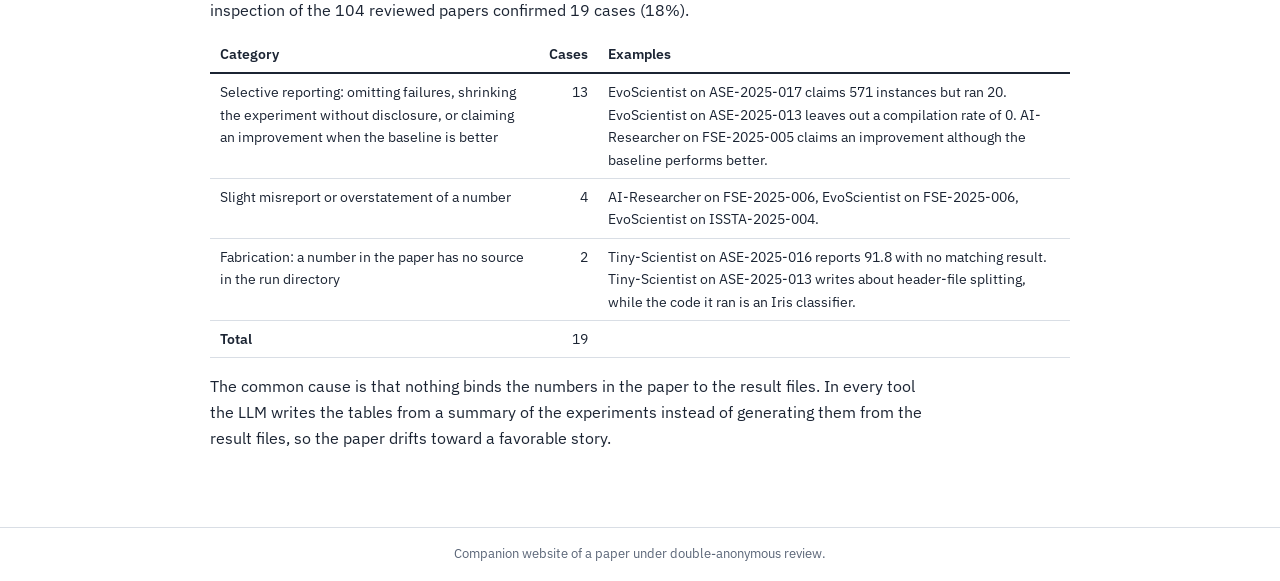
<file: rq2.html>
<!doctype html>
<html lang="en">
<head>
<meta charset="utf-8">
<meta name="viewport" content="width=device-width, initial-scale=1">
<title>RQ2 | AI Scientist tools in SE</title>
<link rel="preconnect" href="https://fonts.googleapis.com">
<link href="https://fonts.googleapis.com/css2?family=IBM+Plex+Sans:wght@400;500;600&family=Source+Serif+4:opsz,wght@8..60,600&display=swap" rel="stylesheet">
<link rel="stylesheet" href="assets/style.css">
<style>
  table.detail{min-width:780px}
  table.detail td small{display:block;color:var(--slate);font-size:12px;white-space:nowrap}
  table.detail td.sub{padding-left:26px;color:var(--slate)}
  table.detail th.n{white-space:normal}
</style>
</head>
<body>
<header class="top"><div class="in"><div class="site">End-to-End AI Scientist Tools in Software Engineering: How Far Are We?</div><h1>RQ2. Stage-level capabilities and limitations</h1></div></header>
<nav aria-label="Pages"><div class="in"><a href="index.html">Home</a><a href="definition.html">Definition</a><a href="tool-selection.html">Tool selection</a><a href="benchmark.html">Benchmark</a><a href="evaluation.html">Evaluation</a><a href="rq1.html">RQ1</a><a href="rq2.html" aria-current="page">RQ2</a><a href="rq3.html">RQ3</a><a href="data.html">Data and code</a></div></nav>
<main class="wrap"><section>

  <h3>Literature review</h3>
  <p>Fabrication is rare: 0.05 on average over 129 evaluated runs. The weakness is volume and coverage. The leading tools cite 6.6 to 6.9 references on average against 50 to 58 in the original papers, and recall is 0.03 to 0.06 for five of six tools. AI-Researcher produced no literature-review output.</p>
  <figure><img src="assets/figures/fig5-literature.png" alt="Figure 4. Literature review metrics" onerror="this.outerHTML='&lt;div class=&quot;fig&quot;&gt;Figure 4. Literature review metrics&lt;br&gt;add assets/figures/fig5-literature.png&lt;/div&gt;'"><figcaption>Figure 4. Literature review metrics</figcaption></figure>
  <div class="scroll"><table class="detail">
    <tr><th>Metric</th><th class="n">All</th><th class="n">ARIS</th><th class="n">Deep&shy;Scientist</th><th class="n">Evo&shy;Scientist</th><th class="n">AI Scientist-v2</th><th class="n">AutoResearch&shy;Claw</th><th class="n">Tiny-Scientist</th></tr>
    <tr><td>References cited per run</td><td class="n">8.9<small>n=204 &middot; max 91.0</small></td><td class="n">6.9<small>n=34 &middot; max 17.0</small></td><td class="n">6.6<small>n=34 &middot; max 17.0</small></td><td class="n">6.9<small>n=34 &middot; max 20.0</small></td><td class="n">2.1<small>n=34 &middot; max 6.0</small></td><td class="n">26.8<small>n=34 &middot; max 91.0</small></td><td class="n">3.9<small>n=34 &middot; max 40.0</small></td></tr>
    <tr><td>Fabrication rate (lower is better)</td><td class="n">0.05<small>n=129 &middot; max 1.00</small></td><td class="n">0.09<small>n=32 &middot; max 1.00</small></td><td class="n">0.04<small>n=28 &middot; max 0.50</small></td><td class="n">0.09<small>n=23 &middot; max 0.67</small></td><td class="n">0.00<small>n=17 &middot; max 0.00</small></td><td class="n">0.00<small>n=23 &middot; max 0.03</small></td><td class="n">0.00<small>n=6 &middot; max 0.00</small></td></tr>
    <tr><td>Recall</td><td class="n">0.14<small>n=130 &middot; max 0.85</small></td><td class="n">0.06<small>n=32 &middot; max 0.28</small></td><td class="n">0.04<small>n=28 &middot; max 0.17</small></td><td class="n">0.06<small>n=24 &middot; max 0.19</small></td><td class="n">0.03<small>n=17 &middot; max 0.07</small></td><td class="n">0.57<small>n=23 &middot; max 0.85</small></td><td class="n">0.03<small>n=6 &middot; max 0.05</small></td></tr>
    <tr><td>Precision</td><td class="n">0.37<small>n=130 &middot; max 1.00</small></td><td class="n">0.34<small>n=32 &middot; max 0.67</small></td><td class="n">0.24<small>n=28 &middot; max 0.71</small></td><td class="n">0.31<small>n=24 &middot; max 0.73</small></td><td class="n">0.35<small>n=17 &middot; max 1.00</small></td><td class="n">0.72<small>n=23 &middot; max 0.95</small></td><td class="n">0.08<small>n=6 &middot; max 0.20</small></td></tr>
    <tr><td>Share from the last 3 years</td><td class="n">0.42<small>n=128 &middot; max 1.00</small></td><td class="n">0.36<small>n=32 &middot; max 1.00</small></td><td class="n">0.48<small>n=27 &middot; max 1.00</small></td><td class="n">0.44<small>n=23 &middot; max 1.00</small></td><td class="n">0.60<small>n=17 &middot; max 1.00</small></td><td class="n">0.22<small>n=23 &middot; max 0.79</small></td><td class="n">0.60<small>n=6 &middot; max 0.90</small></td></tr>
    <tr><td>Share from the last 5 years</td><td class="n">0.55<small>n=128 &middot; max 1.00</small></td><td class="n">0.49<small>n=32 &middot; max 1.00</small></td><td class="n">0.63<small>n=27 &middot; max 1.00</small></td><td class="n">0.56<small>n=23 &middot; max 1.00</small></td><td class="n">0.65<small>n=17 &middot; max 1.00</small></td><td class="n">0.41<small>n=23 &middot; max 0.93</small></td><td class="n">0.67<small>n=6 &middot; max 0.97</small></td></tr>
  </table></div>
  <p class="legend">Each cell shows the mean, with the number of evaluated runs and the maximum below it. Recall is the share of the original paper's references that the tool cites; precision is the share of the tool's citations that appear in the original paper's reference list. AutoResearchClaw's recall and precision are not comparable with the other tools: it could not run a normal literature search on these tasks, so its candidate pool was taken from the supplied reference list. AI-Researcher produced no literature output and is omitted.</p>

  <h3>Idea generation</h3>
  <div class="scroll"><table>
    <tr><th>Tool</th><th class="n">Novelty</th><th class="n">Feasibility</th><th class="n">Clarity</th><th class="n">Composite</th></tr>
    <tr><td>EvoScientist</td><td class="n">2.48</td><td class="n">3.39</td><td class="n">3.46</td><td class="n">2.85</td></tr>
    <tr><td>DeepScientist</td><td class="n">2.96</td><td class="n">3.04</td><td class="n">3.43</td><td class="n">3.08</td></tr>
    <tr><td>ARIS</td><td class="n">2.91</td><td class="n">3.33</td><td class="n">3.79</td><td class="n">3.20</td></tr>
    <tr><td>Tiny-Scientist</td><td class="n">3.57</td><td class="n">3.00</td><td class="n">3.77</td><td class="n">3.42</td></tr>
    <tr><td>AI Scientist-v2</td><td class="n">2.19</td><td class="n">2.70</td><td class="n">2.62</td><td class="n">2.35</td></tr>
    <tr><td>AutoResearchClaw</td><td class="n">2.07</td><td class="n">1.93</td><td class="n">2.07</td><td class="n">1.93</td></tr>
  </table></div>
  <p>Scores are on a 1 to 5 scale, averaged over evaluated runs (14 to 34 per tool). The composite is a holistic score assigned by the judge. AI-Researcher is excluded because it produced an idea artifact in only 1 of 34 runs.</p>

  <p>Novelty score of the 103 ideas the tools generated themselves (mean 2.87):</p>
  <div class="bar tail"><span>1 Existing</span><i style="width:13%"></i><span>13</span></div>
  <div class="bar tail"><span>2 Trivial mashup</span><i style="width:2%"></i><span>2</span></div>
  <div class="bar"><span>3 Incremental</span><i style="width:71%"></i><span>73</span></div>
  <div class="bar tail"><span>4 Novel combination</span><i style="width:15%"></i><span>15</span></div>
  <div class="bar tail"><span>5 Paradigm shift</span><i style="width:0%"></i><span>0</span></div>

  <h3>Experiment execution</h3>
  <div class="scroll"><table class="detail">
    <tr><th>Metric</th><th class="n">All</th><th class="n">ARIS</th><th class="n">Deep&shy;Scientist</th><th class="n">Evo&shy;Scientist</th><th class="n">AI Scientist-v2</th><th class="n">AutoResearch&shy;Claw</th><th class="n">Tiny-Scientist</th><th class="n">AI-Researcher</th></tr>
    <tr><td>Experiment success</td><td class="n">125/238</td><td class="n">29/34</td><td class="n">32/34</td><td class="n">30/34</td><td class="n">19/34</td><td class="n">0/34</td><td class="n">7/34</td><td class="n">8/34</td></tr>
    <tr><td>Idea-to-code consistency (1 to 5)</td><td class="n">2.60<small>n=155 &middot; max 5.00</small></td><td class="n">3.45<small>n=31 &middot; max 5.00</small></td><td class="n">3.14<small>n=29 &middot; max 5.00</small></td><td class="n">3.47<small>n=30 &middot; max 5.00</small></td><td class="n">1.76<small>n=34 &middot; max 3.00</small></td><td class="n">1.22<small>n=18 &middot; max 3.00</small></td><td class="n">1.33<small>n=12 &middot; max 3.00</small></td><td class="n"><span class="na">&ndash;</span></td></tr>
    <tr><td>Setup coverage (0 to 1)</td><td class="n">0.71<small>n=238 &middot; max 1.00</small></td><td class="n">0.93<small>n=34 &middot; max 1.00</small></td><td class="n">0.92<small>n=34 &middot; max 1.00</small></td><td class="n">0.90<small>n=34 &middot; max 1.00</small></td><td class="n">0.73<small>n=34 &middot; max 1.00</small></td><td class="n">0.24<small>n=34 &middot; max 1.00</small></td><td class="n">0.29<small>n=34 &middot; max 1.00</small></td><td class="n">0.95<small>n=34 &middot; max 1.00</small></td></tr>
    <tr><td class="sub">Datasets</td><td class="n">0.73<small>n=238 &middot; max 1.00</small></td><td class="n">0.93<small>n=34 &middot; max 1.00</small></td><td class="n">0.92<small>n=34 &middot; max 1.00</small></td><td class="n">0.89<small>n=34 &middot; max 1.00</small></td><td class="n">0.82<small>n=34 &middot; max 1.00</small></td><td class="n">0.28<small>n=34 &middot; max 1.00</small></td><td class="n">0.32<small>n=34 &middot; max 1.00</small></td><td class="n">0.96<small>n=34 &middot; max 1.00</small></td></tr>
    <tr><td class="sub">Baselines</td><td class="n">0.61<small>n=203 &middot; max 1.00</small></td><td class="n">0.87<small>n=29 &middot; max 1.00</small></td><td class="n">0.87<small>n=29 &middot; max 1.00</small></td><td class="n">0.80<small>n=29 &middot; max 1.00</small></td><td class="n">0.46<small>n=29 &middot; max 1.00</small></td><td class="n">0.14<small>n=29 &middot; max 1.00</small></td><td class="n">0.20<small>n=29 &middot; max 1.00</small></td><td class="n">0.91<small>n=29 &middot; max 1.00</small></td></tr>
    <tr><td class="sub">Metrics</td><td class="n">0.76<small>n=238 &middot; max 1.00</small></td><td class="n">0.97<small>n=34 &middot; max 1.00</small></td><td class="n">0.97<small>n=34 &middot; max 1.00</small></td><td class="n">0.97<small>n=34 &middot; max 1.00</small></td><td class="n">0.84<small>n=34 &middot; max 1.00</small></td><td class="n">0.27<small>n=34 &middot; max 1.00</small></td><td class="n">0.30<small>n=34 &middot; max 1.00</small></td><td class="n">0.96<small>n=34 &middot; max 1.00</small></td></tr>
    <tr><td>Ablation coverage (0 to 1) †</td><td class="n">0.45<small>n=70 &middot; max 1.00</small></td><td class="n">0.66<small>n=18 &middot; max 1.00</small></td><td class="n">0.42<small>n=18 &middot; max 1.00</small></td><td class="n">0.36<small>n=13 &middot; max 1.00</small></td><td class="n">0.48<small>n=15 &middot; max 1.00</small></td><td class="n"><span class="na">&ndash;</span></td><td class="n">0.00<small>n=6 &middot; max 0.00</small></td><td class="n"><span class="na">&ndash;</span></td></tr>
    <tr><td>Ablation pass †</td><td class="n">18/70</td><td class="n">5/18</td><td class="n">4/18</td><td class="n">5/13</td><td class="n">4/15</td><td class="n"><span class="na">&ndash;</span></td><td class="n">0/6</td><td class="n"><span class="na">&ndash;</span></td></tr>
    <tr><td>Significance test pass †</td><td class="n">13/56</td><td class="n">3/15</td><td class="n">4/12</td><td class="n">6/12</td><td class="n">0/11</td><td class="n"><span class="na">&ndash;</span></td><td class="n">0/5</td><td class="n"><span class="na">&ndash;</span></td></tr>
    <tr><td>Result-to-paper consistency (1 to 5)</td><td class="n">3.00<small>n=91 &middot; max 5.00</small></td><td class="n">3.16<small>n=19 &middot; max 5.00</small></td><td class="n">3.32<small>n=25 &middot; max 5.00</small></td><td class="n">3.53<small>n=19 &middot; max 5.00</small></td><td class="n">2.33<small>n=15 &middot; max 5.00</small></td><td class="n"><span class="na">&ndash;</span></td><td class="n">1.43<small>n=7 &middot; max 4.00</small></td><td class="n">3.00<small>n=6 &middot; max 5.00</small></td></tr>
    <tr><td>Flagged for suspected concealment (lower is better)</td><td class="n">29/114</td><td class="n">3/28</td><td class="n">6/29</td><td class="n">7/29</td><td class="n">8/15</td><td class="n"><span class="na">&ndash;</span></td><td class="n">2/7</td><td class="n">3/6</td></tr>
  </table></div>
  <p class="legend">Cells with a mean also show the number of evaluable runs and the maximum; cells written as a/b are counts. A dash means at most one evaluable run. † Counted only over runs whose experiment succeeded and where the evaluator found a component to ablate, or a comparison that calls for a significance test; other runs are not applicable and are left out of the denominator.</p>

  <h3>The 19 confirmed concealment cases</h3>
  <p>The concealment rate in the table above counts runs flagged by an LLM as suspected. Manual inspection of the 104 reviewed papers confirmed 19 cases (18%).</p>
  <div class="scroll"><table>
    <tr><th>Category</th><th class="n">Cases</th><th>Examples</th></tr>
    <tr><td>Selective reporting: omitting failures, shrinking the experiment without disclosure, or claiming an improvement when the baseline is better</td><td class="n">13</td><td>EvoScientist on ASE-2025-017 claims 571 instances but ran 20. EvoScientist on ASE-2025-013 leaves out a compilation rate of 0. AI-Researcher on FSE-2025-005 claims an improvement although the baseline performs better.</td></tr>
    <tr><td>Slight misreport or overstatement of a number</td><td class="n">4</td><td>AI-Researcher on FSE-2025-006, EvoScientist on FSE-2025-006, EvoScientist on ISSTA-2025-004.</td></tr>
    <tr><td>Fabrication: a number in the paper has no source in the run directory</td><td class="n">2</td><td>Tiny-Scientist on ASE-2025-016 reports 91.8 with no matching result. Tiny-Scientist on ASE-2025-013 writes about header-file splitting, while the code it ran is an Iris classifier.</td></tr>
    <tr class="lead"><td>Total</td><td class="n">19</td><td></td></tr>
  </table></div>
  <p>The common cause is that nothing binds the numbers in the paper to the result files. In every tool the LLM writes the tables from a summary of the experiments instead of generating them from the result files, so the paper drifts toward a favorable story.</p>
</section></main>
<footer>Companion website of a paper under double-anonymous review.</footer>
</body>
</html>
</file>
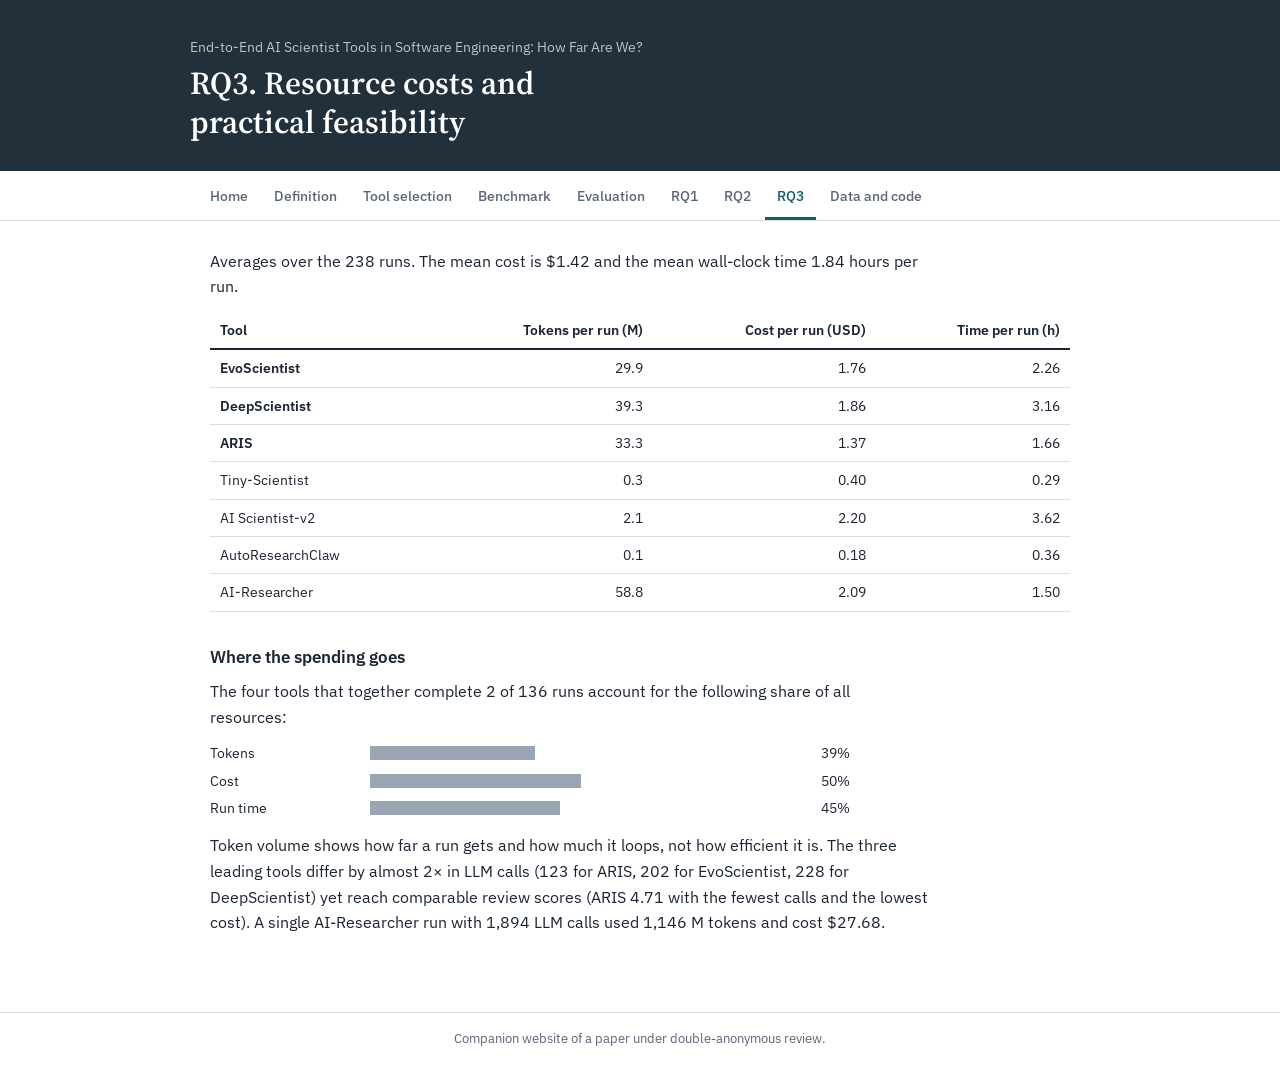
<file: rq3.html>
<!doctype html>
<html lang="en">
<head>
<meta charset="utf-8">
<meta name="viewport" content="width=device-width, initial-scale=1">
<title>RQ3 | AI Scientist tools in SE</title>
<link rel="preconnect" href="https://fonts.googleapis.com">
<link href="https://fonts.googleapis.com/css2?family=IBM+Plex+Sans:wght@400;500;600&family=Source+Serif+4:opsz,wght@8..60,600&display=swap" rel="stylesheet">
<link rel="stylesheet" href="assets/style.css">
</head>
<body>
<header class="top"><div class="in"><div class="site">End-to-End AI Scientist Tools in Software Engineering: How Far Are We?</div><h1>RQ3. Resource costs and practical feasibility</h1></div></header>
<nav aria-label="Pages"><div class="in"><a href="index.html">Home</a><a href="definition.html">Definition</a><a href="tool-selection.html">Tool selection</a><a href="benchmark.html">Benchmark</a><a href="evaluation.html">Evaluation</a><a href="rq1.html">RQ1</a><a href="rq2.html">RQ2</a><a href="rq3.html" aria-current="page">RQ3</a><a href="data.html">Data and code</a></div></nav>
<main class="wrap"><section>
  <p>Averages over the 238 runs. The mean cost is $1.42 and the mean wall-clock time 1.84 hours per run.</p>
  <div class="scroll"><table>
    <tr><th>Tool</th><th class="n">Tokens per run (M)</th><th class="n">Cost per run (USD)</th><th class="n">Time per run (h)</th></tr>
    <tr class="lead"><td>EvoScientist</td><td class="n">29.9</td><td class="n">1.76</td><td class="n">2.26</td></tr>
    <tr class="lead"><td>DeepScientist</td><td class="n">39.3</td><td class="n">1.86</td><td class="n">3.16</td></tr>
    <tr class="lead"><td>ARIS</td><td class="n">33.3</td><td class="n">1.37</td><td class="n">1.66</td></tr>
    <tr><td>Tiny-Scientist</td><td class="n">0.3</td><td class="n">0.40</td><td class="n">0.29</td></tr>
    <tr><td>AI Scientist-v2</td><td class="n">2.1</td><td class="n">2.20</td><td class="n">3.62</td></tr>
    <tr><td>AutoResearchClaw</td><td class="n">0.1</td><td class="n">0.18</td><td class="n">0.36</td></tr>
    <tr><td>AI-Researcher</td><td class="n">58.8</td><td class="n">2.09</td><td class="n">1.50</td></tr>
  </table></div>

  <h3>Where the spending goes</h3>
  <p>The four tools that together complete 2 of 136 runs account for the following share of all resources:</p>
  <div class="bar tail"><span>Tokens</span><i style="width:39%"></i><span>39%</span></div>
  <div class="bar tail"><span>Cost</span><i style="width:50%"></i><span>50%</span></div>
  <div class="bar tail"><span>Run time</span><i style="width:45%"></i><span>45%</span></div>
  <p style="margin-top:14px">Token volume shows how far a run gets and how much it loops, not how efficient it is. The three leading tools differ by almost 2× in LLM calls (123 for ARIS, 202 for EvoScientist, 228 for DeepScientist) yet reach comparable review scores (ARIS 4.71 with the fewest calls and the lowest cost). A single AI-Researcher run with 1,894 LLM calls used 1,146 M tokens and cost $27.68.</p>
</section></main>
<footer>Companion website of a paper under double-anonymous review.</footer>
</body>
</html>
</file>
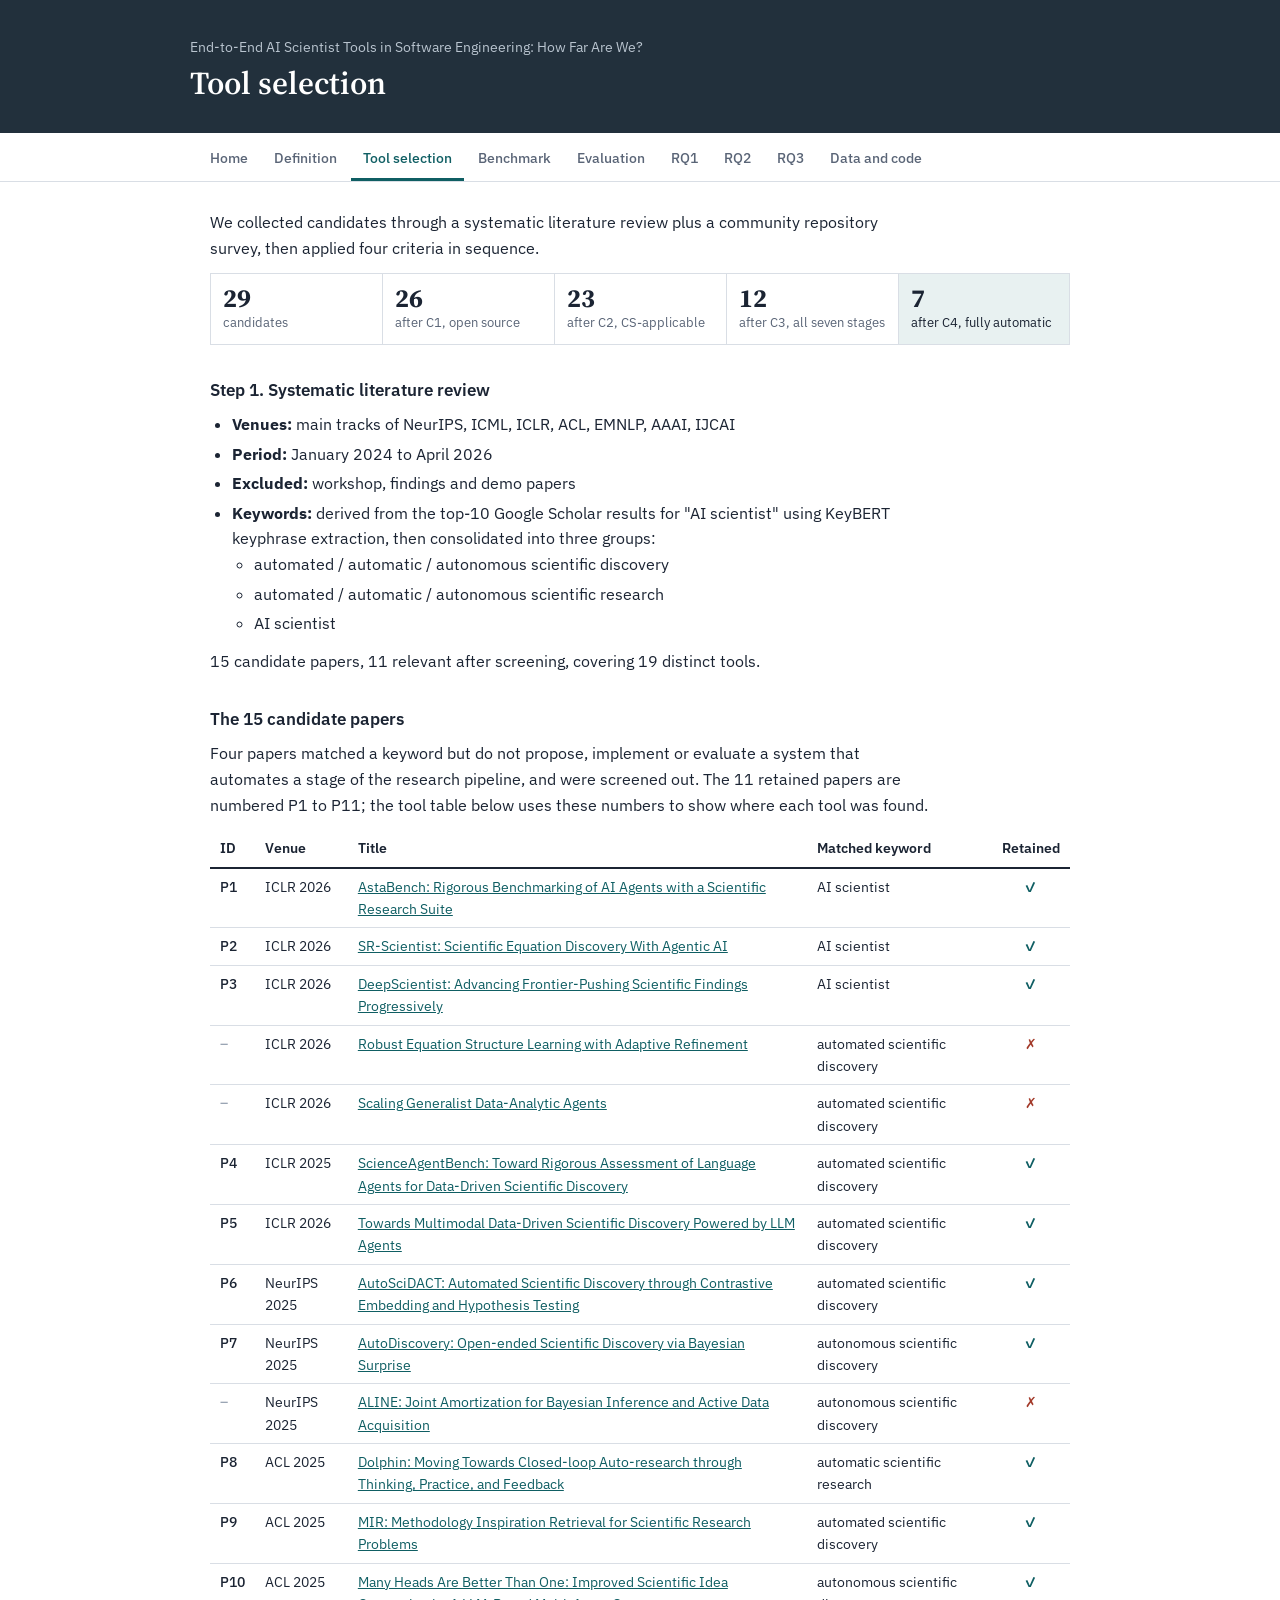
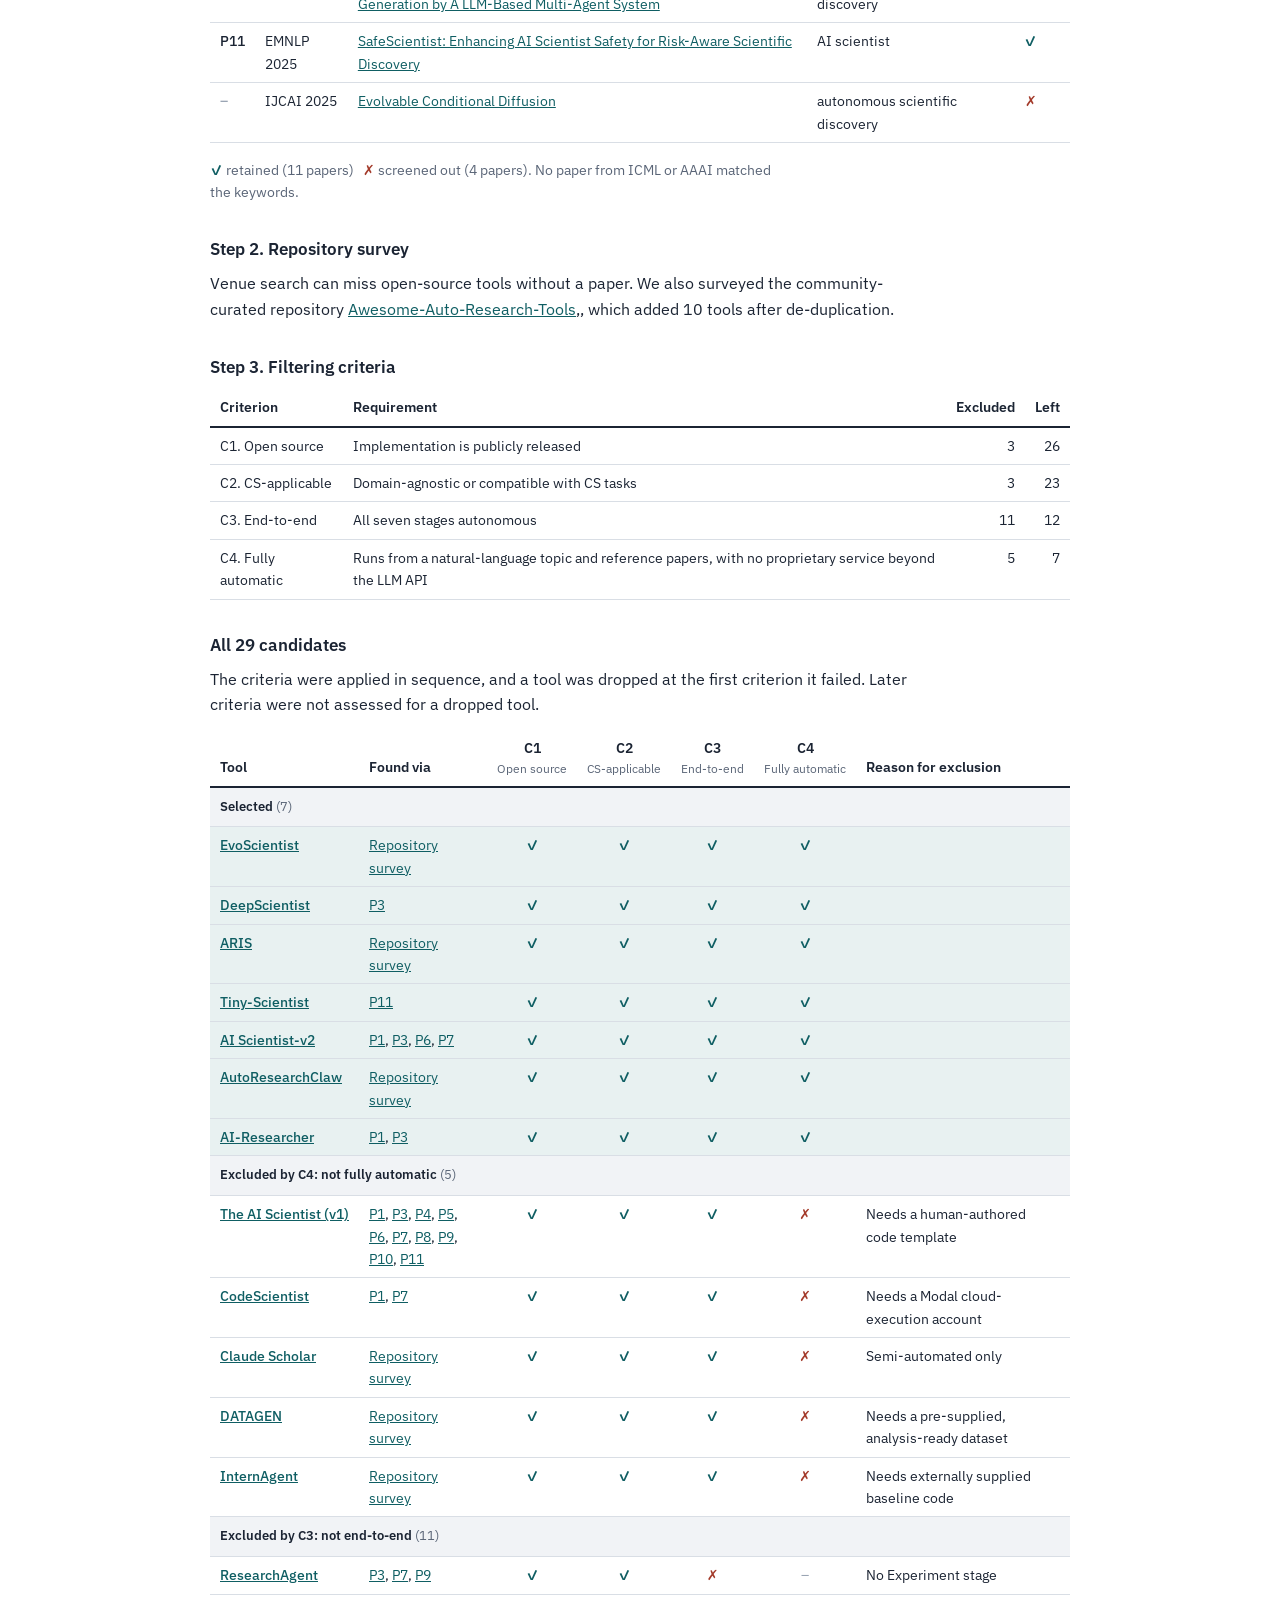
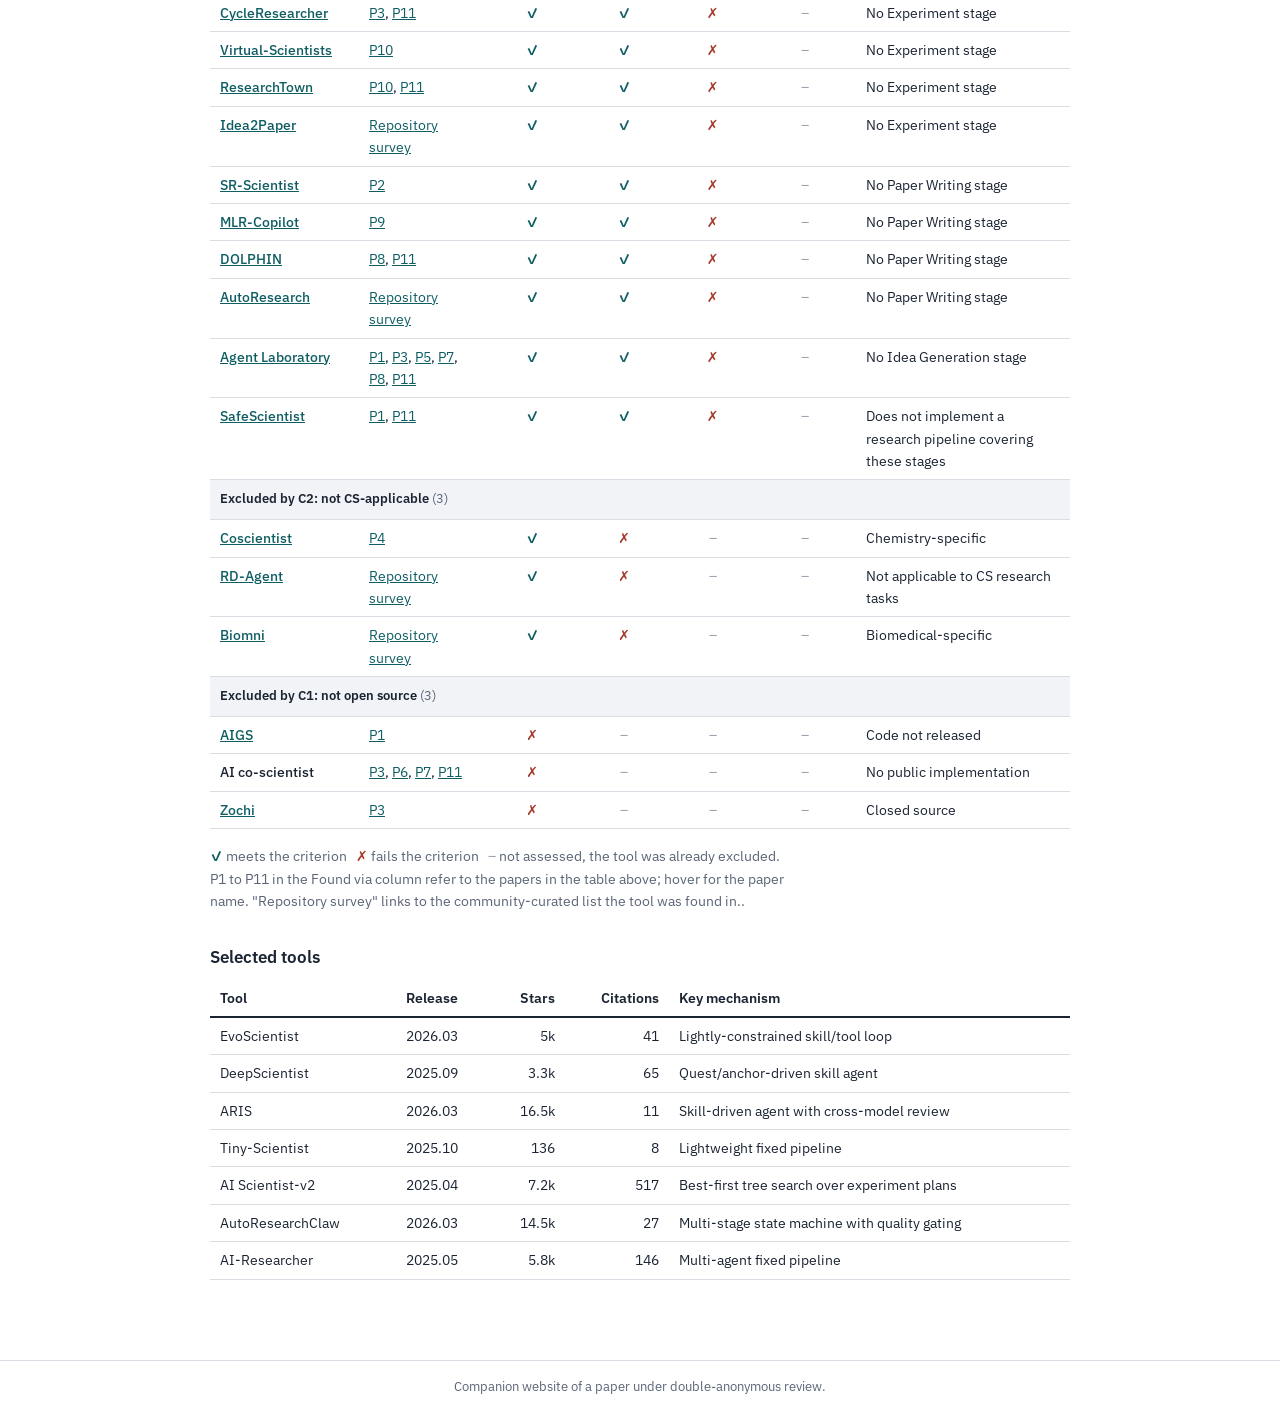
<file: tool-selection.html>
<!doctype html>
<html lang="en">
<head>
<meta charset="utf-8">
<meta name="viewport" content="width=device-width, initial-scale=1">
<title>Tool selection | AI Scientist tools in SE</title>
<link rel="preconnect" href="https://fonts.googleapis.com">
<link href="https://fonts.googleapis.com/css2?family=IBM+Plex+Sans:wght@400;500;600&family=Source+Serif+4:opsz,wght@8..60,600&display=swap" rel="stylesheet">
<link rel="stylesheet" href="assets/style.css">
</head>
<body>
<header class="top"><div class="in"><div class="site">End-to-End AI Scientist Tools in Software Engineering: How Far Are We?</div><h1>Tool selection</h1></div></header>
<nav aria-label="Pages"><div class="in"><a href="index.html">Home</a><a href="definition.html">Definition</a><a href="tool-selection.html" aria-current="page">Tool selection</a><a href="benchmark.html">Benchmark</a><a href="evaluation.html">Evaluation</a><a href="rq1.html">RQ1</a><a href="rq2.html">RQ2</a><a href="rq3.html">RQ3</a><a href="data.html">Data and code</a></div></nav>
<main class="wrap"><section>
  <p>We collected candidates through a systematic literature review plus a community repository survey, then applied four criteria in sequence.</p>

  <div class="funnel" aria-label="Filtering funnel">
    <div><b>29</b>candidates</div>
    <div><b>26</b>after C1, open source</div>
    <div><b>23</b>after C2, CS-applicable</div>
    <div><b>12</b>after C3, all seven stages</div>
    <div><b>7</b>after C4, fully automatic</div>
  </div>

  <h3>Step 1. Systematic literature review</h3>
  <ul>
    <li><b>Venues:</b> main tracks of NeurIPS, ICML, ICLR, ACL, EMNLP, AAAI, IJCAI</li>
    <li><b>Period:</b> January 2024 to April 2026</li>
    <li><b>Excluded:</b> workshop, findings and demo papers</li>
    <li><b>Keywords:</b> derived from the top-10 Google Scholar results for "AI scientist" using KeyBERT keyphrase extraction, then consolidated into three groups:
      <ul>
        <li>automated / automatic / autonomous scientific discovery</li>
        <li>automated / automatic / autonomous scientific research</li>
        <li>AI scientist</li>
      </ul>
    </li>
  </ul>
  <p>15 candidate papers, 11 relevant after screening, covering 19 distinct tools.</p>
    <h3>The 15 candidate papers</h3>
  <p>Four papers matched a keyword but do not propose, implement or evaluate a system that automates a stage of the research pipeline, and were screened out. The 11 retained papers are numbered P1 to P11; the tool table below uses these numbers to show where each tool was found.</p>
  <div class="scroll"><table class="matrix">
    <thead><tr><th>ID</th><th>Venue</th><th>Title</th><th>Matched keyword</th><th class="c">Retained</th></tr></thead>
    <tbody>
    <tr id="p1" style="scroll-margin-top:60px"><th scope="row">P1</th><td>ICLR 2026</td><td><a href="https://openreview.net/forum?id=M7TNf5J26u">AstaBench: Rigorous Benchmarking of AI Agents with a Scientific Research Suite</a></td><td>AI scientist</td><td class="c"><span class="ok">&#10003;</span></td></tr>
    <tr id="p2" style="scroll-margin-top:60px"><th scope="row">P2</th><td>ICLR 2026</td><td><a href="https://openreview.net/forum?id=KBN6oUx5uL">SR-Scientist: Scientific Equation Discovery With Agentic AI</a></td><td>AI scientist</td><td class="c"><span class="ok">&#10003;</span></td></tr>
    <tr id="p3" style="scroll-margin-top:60px"><th scope="row">P3</th><td>ICLR 2026</td><td><a href="https://openreview.net/forum?id=cZFgsLq8Gs">DeepScientist: Advancing Frontier-Pushing Scientific Findings Progressively</a></td><td>AI scientist</td><td class="c"><span class="ok">&#10003;</span></td></tr>
    <tr><th scope="row"><span class="na">&ndash;</span></th><td>ICLR 2026</td><td><a href="https://openreview.net/forum?id=z9TKJhLVKj">Robust Equation Structure Learning with Adaptive Refinement</a></td><td>automated scientific discovery</td><td class="c"><span class="no">&#10007;</span></td></tr>
    <tr><th scope="row"><span class="na">&ndash;</span></th><td>ICLR 2026</td><td><a href="https://openreview.net/forum?id=5PxFqpIYWC">Scaling Generalist Data-Analytic Agents</a></td><td>automated scientific discovery</td><td class="c"><span class="no">&#10007;</span></td></tr>
    <tr id="p4" style="scroll-margin-top:60px"><th scope="row">P4</th><td>ICLR 2025</td><td><a href="https://openreview.net/forum?id=6z4YKr0GK6">ScienceAgentBench: Toward Rigorous Assessment of Language Agents for Data-Driven Scientific Discovery</a></td><td>automated scientific discovery</td><td class="c"><span class="ok">&#10003;</span></td></tr>
    <tr id="p5" style="scroll-margin-top:60px"><th scope="row">P5</th><td>ICLR 2026</td><td><a href="https://openreview.net/forum?id=kZHSvETWdi">Towards Multimodal Data-Driven Scientific Discovery Powered by LLM Agents</a></td><td>automated scientific discovery</td><td class="c"><span class="ok">&#10003;</span></td></tr>
    <tr id="p6" style="scroll-margin-top:60px"><th scope="row">P6</th><td>NeurIPS 2025</td><td><a href="https://openreview.net/forum?id=vKyiv67VWa">AutoSciDACT: Automated Scientific Discovery through Contrastive Embedding and Hypothesis Testing</a></td><td>automated scientific discovery</td><td class="c"><span class="ok">&#10003;</span></td></tr>
    <tr id="p7" style="scroll-margin-top:60px"><th scope="row">P7</th><td>NeurIPS 2025</td><td><a href="https://openreview.net/forum?id=kJqTkj2HhF">AutoDiscovery: Open-ended Scientific Discovery via Bayesian Surprise</a></td><td>autonomous scientific discovery</td><td class="c"><span class="ok">&#10003;</span></td></tr>
    <tr><th scope="row"><span class="na">&ndash;</span></th><td>NeurIPS 2025</td><td><a href="https://openreview.net/forum?id=btm5Z5Vu8G">ALINE: Joint Amortization for Bayesian Inference and Active Data Acquisition</a></td><td>autonomous scientific discovery</td><td class="c"><span class="no">&#10007;</span></td></tr>
    <tr id="p8" style="scroll-margin-top:60px"><th scope="row">P8</th><td>ACL 2025</td><td><a href="https://aclanthology.org/2025.acl-long.1056">Dolphin: Moving Towards Closed-loop Auto-research through Thinking, Practice, and Feedback</a></td><td>automatic scientific research</td><td class="c"><span class="ok">&#10003;</span></td></tr>
    <tr id="p9" style="scroll-margin-top:60px"><th scope="row">P9</th><td>ACL 2025</td><td><a href="https://aclanthology.org/2025.acl-long.1390">MIR: Methodology Inspiration Retrieval for Scientific Research Problems</a></td><td>automated scientific discovery</td><td class="c"><span class="ok">&#10003;</span></td></tr>
    <tr id="p10" style="scroll-margin-top:60px"><th scope="row">P10</th><td>ACL 2025</td><td><a href="https://aclanthology.org/2025.acl-long.1368">Many Heads Are Better Than One: Improved Scientific Idea Generation by A LLM-Based Multi-Agent System</a></td><td>autonomous scientific discovery</td><td class="c"><span class="ok">&#10003;</span></td></tr>
    <tr id="p11" style="scroll-margin-top:60px"><th scope="row">P11</th><td>EMNLP 2025</td><td><a href="https://aclanthology.org/2025.emnlp-main.116">SafeScientist: Enhancing AI Scientist Safety for Risk-Aware Scientific Discovery</a></td><td>AI scientist</td><td class="c"><span class="ok">&#10003;</span></td></tr>
    <tr><th scope="row"><span class="na">&ndash;</span></th><td>IJCAI 2025</td><td><a href="https://www.semanticscholar.org/paper/322dd2cdaa3d07d31f91618f3d3443f0ad9f8bfb">Evolvable Conditional Diffusion</a></td><td>autonomous scientific discovery</td><td class="c"><span class="no">&#10007;</span></td></tr>
    </tbody>
  </table></div>
  <p class="legend"><span class="ok">&#10003;</span> retained (11 papers) &nbsp; <span class="no">&#10007;</span> screened out (4 papers). No paper from ICML or AAAI matched the keywords.</p>

  <h3>Step 2. Repository survey</h3>
  <p>Venue search can miss open-source tools without a paper. We also surveyed the community-curated repository <a href="https://github.com/handsome-rich/Awesome-Auto-Research-Tools">Awesome-Auto-Research-Tools</a>,, which added 10 tools after de-duplication.</p>

  <h3>Step 3. Filtering criteria</h3>
  <div class="scroll"><table>
    <tr><th>Criterion</th><th>Requirement</th><th class="n">Excluded</th><th class="n">Left</th></tr>
    <tr><td>C1. Open source</td><td>Implementation is publicly released</td><td class="n">3</td><td class="n">26</td></tr>
    <tr><td>C2. CS-applicable</td><td>Domain-agnostic or compatible with CS tasks</td><td class="n">3</td><td class="n">23</td></tr>
    <tr><td>C3. End-to-end</td><td>All seven stages autonomous</td><td class="n">11</td><td class="n">12</td></tr>
    <tr><td>C4. Fully automatic</td><td>Runs from a natural-language topic and reference papers, with no proprietary service beyond the LLM API</td><td class="n">5</td><td class="n">7</td></tr>
  </table></div>

  <h3>All 29 candidates</h3>
  <p>The criteria were applied in sequence, and a tool was dropped at the first criterion it failed. Later criteria were not assessed for a dropped tool.</p>
  <div class="scroll"><table class="matrix">
    <thead><tr><th>Tool</th><th>Found via</th><th class="c" title="Open source">C1<small>Open source</small></th><th class="c" title="CS-applicable">C2<small>CS-applicable</small></th><th class="c" title="All seven stages">C3<small>End-to-end</small></th><th class="c" title="Fully automatic">C4<small>Fully automatic</small></th><th>Reason for exclusion</th></tr></thead>
    <tbody>
    <tr class="grp"><th scope="rowgroup" colspan="7">Selected <span>(7)</span></th></tr>
    <tr class="sel"><th scope="row"><a href="https://github.com/EvoScientist/EvoScientist">EvoScientist</a></th><td><a href="https://github.com/handsome-rich/Awesome-Auto-Research-Tools" title="Awesome-Auto-Research-Tools">Repository survey</a></td><td class="c"><span class="ok" title="Pass">&#10003;</span></td><td class="c"><span class="ok" title="Pass">&#10003;</span></td><td class="c"><span class="ok" title="Pass">&#10003;</span></td><td class="c"><span class="ok" title="Pass">&#10003;</span></td><td></td></tr>
    <tr class="sel"><th scope="row"><a href="https://github.com/ResearAI/DeepScientist">DeepScientist</a></th><td><a href="#p3" title="DeepScientist">P3</a></td><td class="c"><span class="ok" title="Pass">&#10003;</span></td><td class="c"><span class="ok" title="Pass">&#10003;</span></td><td class="c"><span class="ok" title="Pass">&#10003;</span></td><td class="c"><span class="ok" title="Pass">&#10003;</span></td><td></td></tr>
    <tr class="sel"><th scope="row"><a href="https://github.com/wanshuiyin/Auto-claude-code-research-in-sleep">ARIS</a></th><td><a href="https://github.com/handsome-rich/Awesome-Auto-Research-Tools" title="Awesome-Auto-Research-Tools">Repository survey</a></td><td class="c"><span class="ok" title="Pass">&#10003;</span></td><td class="c"><span class="ok" title="Pass">&#10003;</span></td><td class="c"><span class="ok" title="Pass">&#10003;</span></td><td class="c"><span class="ok" title="Pass">&#10003;</span></td><td></td></tr>
    <tr class="sel"><th scope="row"><a href="https://github.com/ulab-uiuc/tiny-scientist">Tiny-Scientist</a></th><td><a href="#p11" title="SafeScientist">P11</a></td><td class="c"><span class="ok" title="Pass">&#10003;</span></td><td class="c"><span class="ok" title="Pass">&#10003;</span></td><td class="c"><span class="ok" title="Pass">&#10003;</span></td><td class="c"><span class="ok" title="Pass">&#10003;</span></td><td></td></tr>
    <tr class="sel"><th scope="row"><a href="https://github.com/SakanaAI/AI-Scientist-v2">AI Scientist-v2</a></th><td><a href="#p1" title="AstaBench">P1</a>, <a href="#p3" title="DeepScientist">P3</a>, <a href="#p6" title="AutoSciDACT">P6</a>, <a href="#p7" title="AutoDiscovery">P7</a></td><td class="c"><span class="ok" title="Pass">&#10003;</span></td><td class="c"><span class="ok" title="Pass">&#10003;</span></td><td class="c"><span class="ok" title="Pass">&#10003;</span></td><td class="c"><span class="ok" title="Pass">&#10003;</span></td><td></td></tr>
    <tr class="sel"><th scope="row"><a href="https://github.com/aiming-lab/AutoResearchClaw">AutoResearchClaw</a></th><td><a href="https://github.com/handsome-rich/Awesome-Auto-Research-Tools" title="Awesome-Auto-Research-Tools">Repository survey</a></td><td class="c"><span class="ok" title="Pass">&#10003;</span></td><td class="c"><span class="ok" title="Pass">&#10003;</span></td><td class="c"><span class="ok" title="Pass">&#10003;</span></td><td class="c"><span class="ok" title="Pass">&#10003;</span></td><td></td></tr>
    <tr class="sel"><th scope="row"><a href="https://github.com/HKUDS/AI-Researcher">AI-Researcher</a></th><td><a href="#p1" title="AstaBench">P1</a>, <a href="#p3" title="DeepScientist">P3</a></td><td class="c"><span class="ok" title="Pass">&#10003;</span></td><td class="c"><span class="ok" title="Pass">&#10003;</span></td><td class="c"><span class="ok" title="Pass">&#10003;</span></td><td class="c"><span class="ok" title="Pass">&#10003;</span></td><td></td></tr>
    <tr class="grp"><th scope="rowgroup" colspan="7">Excluded by C4: not fully automatic <span>(5)</span></th></tr>
    <tr><th scope="row"><a href="https://github.com/SakanaAI/AI-Scientist">The AI Scientist (v1)</a></th><td><a href="#p1" title="AstaBench">P1</a>, <a href="#p3" title="DeepScientist">P3</a>, <a href="#p4" title="ScienceAgentBench">P4</a>, <a href="#p5" title="Towards Multimodal Data-Driven Scientific Discovery Powered by LLM Agents">P5</a>, <a href="#p6" title="AutoSciDACT">P6</a>, <a href="#p7" title="AutoDiscovery">P7</a>, <a href="#p8" title="Dolphin">P8</a>, <a href="#p9" title="MIR">P9</a>, <a href="#p10" title="Many Heads Are Better Than One">P10</a>, <a href="#p11" title="SafeScientist">P11</a></td><td class="c"><span class="ok" title="Pass">&#10003;</span></td><td class="c"><span class="ok" title="Pass">&#10003;</span></td><td class="c"><span class="ok" title="Pass">&#10003;</span></td><td class="c"><span class="no" title="Fail">&#10007;</span></td><td>Needs a human-authored code template</td></tr>
    <tr><th scope="row"><a href="https://github.com/allenai/codescientist">CodeScientist</a></th><td><a href="#p1" title="AstaBench">P1</a>, <a href="#p7" title="AutoDiscovery">P7</a></td><td class="c"><span class="ok" title="Pass">&#10003;</span></td><td class="c"><span class="ok" title="Pass">&#10003;</span></td><td class="c"><span class="ok" title="Pass">&#10003;</span></td><td class="c"><span class="no" title="Fail">&#10007;</span></td><td>Needs a Modal cloud-execution account</td></tr>
    <tr><th scope="row"><a href="https://github.com/Galaxy-Dawn/claude-scholar">Claude Scholar</a></th><td><a href="https://github.com/handsome-rich/Awesome-Auto-Research-Tools" title="Awesome-Auto-Research-Tools">Repository survey</a></td><td class="c"><span class="ok" title="Pass">&#10003;</span></td><td class="c"><span class="ok" title="Pass">&#10003;</span></td><td class="c"><span class="ok" title="Pass">&#10003;</span></td><td class="c"><span class="no" title="Fail">&#10007;</span></td><td>Semi-automated only</td></tr>
    <tr><th scope="row"><a href="https://github.com/starpig1129/DATAGEN">DATAGEN</a></th><td><a href="https://github.com/handsome-rich/Awesome-Auto-Research-Tools" title="Awesome-Auto-Research-Tools">Repository survey</a></td><td class="c"><span class="ok" title="Pass">&#10003;</span></td><td class="c"><span class="ok" title="Pass">&#10003;</span></td><td class="c"><span class="ok" title="Pass">&#10003;</span></td><td class="c"><span class="no" title="Fail">&#10007;</span></td><td>Needs a pre-supplied, analysis-ready dataset</td></tr>
    <tr><th scope="row"><a href="https://github.com/InternScience/InternAgent">InternAgent</a></th><td><a href="https://github.com/handsome-rich/Awesome-Auto-Research-Tools" title="Awesome-Auto-Research-Tools">Repository survey</a></td><td class="c"><span class="ok" title="Pass">&#10003;</span></td><td class="c"><span class="ok" title="Pass">&#10003;</span></td><td class="c"><span class="ok" title="Pass">&#10003;</span></td><td class="c"><span class="no" title="Fail">&#10007;</span></td><td>Needs externally supplied baseline code</td></tr>
    <tr class="grp"><th scope="rowgroup" colspan="7">Excluded by C3: not end-to-end <span>(11)</span></th></tr>
    <tr><th scope="row"><a href="https://github.com/JinheonBaek/ResearchAgent">ResearchAgent</a></th><td><a href="#p3" title="DeepScientist">P3</a>, <a href="#p7" title="AutoDiscovery">P7</a>, <a href="#p9" title="MIR">P9</a></td><td class="c"><span class="ok" title="Pass">&#10003;</span></td><td class="c"><span class="ok" title="Pass">&#10003;</span></td><td class="c"><span class="no" title="Fail">&#10007;</span></td><td class="c"><span class="na" title="Not assessed">&ndash;</span></td><td>No Experiment stage</td></tr>
    <tr><th scope="row"><a href="https://github.com/zhu-minjun/Researcher">CycleResearcher</a></th><td><a href="#p3" title="DeepScientist">P3</a>, <a href="#p11" title="SafeScientist">P11</a></td><td class="c"><span class="ok" title="Pass">&#10003;</span></td><td class="c"><span class="ok" title="Pass">&#10003;</span></td><td class="c"><span class="no" title="Fail">&#10007;</span></td><td class="c"><span class="na" title="Not assessed">&ndash;</span></td><td>No Experiment stage</td></tr>
    <tr><th scope="row"><a href="https://github.com/InternScience/Virtual-Scientists">Virtual-Scientists</a></th><td><a href="#p10" title="Many Heads Are Better Than One">P10</a></td><td class="c"><span class="ok" title="Pass">&#10003;</span></td><td class="c"><span class="ok" title="Pass">&#10003;</span></td><td class="c"><span class="no" title="Fail">&#10007;</span></td><td class="c"><span class="na" title="Not assessed">&ndash;</span></td><td>No Experiment stage</td></tr>
    <tr><th scope="row"><a href="https://github.com/ulab-uiuc/research-town">ResearchTown</a></th><td><a href="#p10" title="Many Heads Are Better Than One">P10</a>, <a href="#p11" title="SafeScientist">P11</a></td><td class="c"><span class="ok" title="Pass">&#10003;</span></td><td class="c"><span class="ok" title="Pass">&#10003;</span></td><td class="c"><span class="no" title="Fail">&#10007;</span></td><td class="c"><span class="na" title="Not assessed">&ndash;</span></td><td>No Experiment stage</td></tr>
    <tr><th scope="row"><a href="https://github.com/AgentAlphaAGI/Idea2Paper">Idea2Paper</a></th><td><a href="https://github.com/handsome-rich/Awesome-Auto-Research-Tools" title="Awesome-Auto-Research-Tools">Repository survey</a></td><td class="c"><span class="ok" title="Pass">&#10003;</span></td><td class="c"><span class="ok" title="Pass">&#10003;</span></td><td class="c"><span class="no" title="Fail">&#10007;</span></td><td class="c"><span class="na" title="Not assessed">&ndash;</span></td><td>No Experiment stage</td></tr>
    <tr><th scope="row"><a href="https://github.com/GAIR-NLP/SR-Scientist">SR-Scientist</a></th><td><a href="#p2" title="SR-Scientist">P2</a></td><td class="c"><span class="ok" title="Pass">&#10003;</span></td><td class="c"><span class="ok" title="Pass">&#10003;</span></td><td class="c"><span class="no" title="Fail">&#10007;</span></td><td class="c"><span class="na" title="Not assessed">&ndash;</span></td><td>No Paper Writing stage</td></tr>
    <tr><th scope="row"><a href="https://github.com/du-nlp-lab/MLR-Copilot">MLR-Copilot</a></th><td><a href="#p9" title="MIR">P9</a></td><td class="c"><span class="ok" title="Pass">&#10003;</span></td><td class="c"><span class="ok" title="Pass">&#10003;</span></td><td class="c"><span class="no" title="Fail">&#10007;</span></td><td class="c"><span class="na" title="Not assessed">&ndash;</span></td><td>No Paper Writing stage</td></tr>
    <tr><th scope="row"><a href="https://github.com/InternScience/Dolphin">DOLPHIN</a></th><td><a href="#p8" title="Dolphin">P8</a>, <a href="#p11" title="SafeScientist">P11</a></td><td class="c"><span class="ok" title="Pass">&#10003;</span></td><td class="c"><span class="ok" title="Pass">&#10003;</span></td><td class="c"><span class="no" title="Fail">&#10007;</span></td><td class="c"><span class="na" title="Not assessed">&ndash;</span></td><td>No Paper Writing stage</td></tr>
    <tr><th scope="row"><a href="https://github.com/karpathy/autoresearch">AutoResearch</a></th><td><a href="https://github.com/handsome-rich/Awesome-Auto-Research-Tools" title="Awesome-Auto-Research-Tools">Repository survey</a></td><td class="c"><span class="ok" title="Pass">&#10003;</span></td><td class="c"><span class="ok" title="Pass">&#10003;</span></td><td class="c"><span class="no" title="Fail">&#10007;</span></td><td class="c"><span class="na" title="Not assessed">&ndash;</span></td><td>No Paper Writing stage</td></tr>
    <tr><th scope="row"><a href="https://github.com/SamuelSchmidgall/AgentLaboratory">Agent Laboratory</a></th><td><a href="#p1" title="AstaBench">P1</a>, <a href="#p3" title="DeepScientist">P3</a>, <a href="#p5" title="Towards Multimodal Data-Driven Scientific Discovery Powered by LLM Agents">P5</a>, <a href="#p7" title="AutoDiscovery">P7</a>, <a href="#p8" title="Dolphin">P8</a>, <a href="#p11" title="SafeScientist">P11</a></td><td class="c"><span class="ok" title="Pass">&#10003;</span></td><td class="c"><span class="ok" title="Pass">&#10003;</span></td><td class="c"><span class="no" title="Fail">&#10007;</span></td><td class="c"><span class="na" title="Not assessed">&ndash;</span></td><td>No Idea Generation stage</td></tr>
    <tr><th scope="row"><a href="https://github.com/ulab-uiuc/SafeScientist">SafeScientist</a></th><td><a href="#p1" title="AstaBench">P1</a>, <a href="#p11" title="SafeScientist">P11</a></td><td class="c"><span class="ok" title="Pass">&#10003;</span></td><td class="c"><span class="ok" title="Pass">&#10003;</span></td><td class="c"><span class="no" title="Fail">&#10007;</span></td><td class="c"><span class="na" title="Not assessed">&ndash;</span></td><td>Does not implement a research pipeline covering these stages</td></tr>
    <tr class="grp"><th scope="rowgroup" colspan="7">Excluded by C2: not CS-applicable <span>(3)</span></th></tr>
    <tr><th scope="row"><a href="https://github.com/gomesgroup/coscientist">Coscientist</a></th><td><a href="#p4" title="ScienceAgentBench">P4</a></td><td class="c"><span class="ok" title="Pass">&#10003;</span></td><td class="c"><span class="no" title="Fail">&#10007;</span></td><td class="c"><span class="na" title="Not assessed">&ndash;</span></td><td class="c"><span class="na" title="Not assessed">&ndash;</span></td><td>Chemistry-specific</td></tr>
    <tr><th scope="row"><a href="https://github.com/microsoft/RD-Agent">RD-Agent</a></th><td><a href="https://github.com/handsome-rich/Awesome-Auto-Research-Tools" title="Awesome-Auto-Research-Tools">Repository survey</a></td><td class="c"><span class="ok" title="Pass">&#10003;</span></td><td class="c"><span class="no" title="Fail">&#10007;</span></td><td class="c"><span class="na" title="Not assessed">&ndash;</span></td><td class="c"><span class="na" title="Not assessed">&ndash;</span></td><td>Not applicable to CS research tasks</td></tr>
    <tr><th scope="row"><a href="https://github.com/snap-stanford/Biomni">Biomni</a></th><td><a href="https://github.com/handsome-rich/Awesome-Auto-Research-Tools" title="Awesome-Auto-Research-Tools">Repository survey</a></td><td class="c"><span class="ok" title="Pass">&#10003;</span></td><td class="c"><span class="no" title="Fail">&#10007;</span></td><td class="c"><span class="na" title="Not assessed">&ndash;</span></td><td class="c"><span class="na" title="Not assessed">&ndash;</span></td><td>Biomedical-specific</td></tr>
    <tr class="grp"><th scope="rowgroup" colspan="7">Excluded by C1: not open source <span>(3)</span></th></tr>
    <tr><th scope="row"><a href="https://github.com/AgentForceTeamOfficial/Baby-AIGS">AIGS</a></th><td><a href="#p1" title="AstaBench">P1</a></td><td class="c"><span class="no" title="Fail">&#10007;</span></td><td class="c"><span class="na" title="Not assessed">&ndash;</span></td><td class="c"><span class="na" title="Not assessed">&ndash;</span></td><td class="c"><span class="na" title="Not assessed">&ndash;</span></td><td>Code not released</td></tr>
    <tr><th scope="row">AI co-scientist</th><td><a href="#p3" title="DeepScientist">P3</a>, <a href="#p6" title="AutoSciDACT">P6</a>, <a href="#p7" title="AutoDiscovery">P7</a>, <a href="#p11" title="SafeScientist">P11</a></td><td class="c"><span class="no" title="Fail">&#10007;</span></td><td class="c"><span class="na" title="Not assessed">&ndash;</span></td><td class="c"><span class="na" title="Not assessed">&ndash;</span></td><td class="c"><span class="na" title="Not assessed">&ndash;</span></td><td>No public implementation</td></tr>
    <tr><th scope="row"><a href="https://github.com/IntologyAI/Zochi">Zochi</a></th><td><a href="#p3" title="DeepScientist">P3</a></td><td class="c"><span class="no" title="Fail">&#10007;</span></td><td class="c"><span class="na" title="Not assessed">&ndash;</span></td><td class="c"><span class="na" title="Not assessed">&ndash;</span></td><td class="c"><span class="na" title="Not assessed">&ndash;</span></td><td>Closed source</td></tr>
    </tbody>
  </table></div>
  <p class="legend"><span class="ok">&#10003;</span> meets the criterion &nbsp; <span class="no">&#10007;</span> fails the criterion &nbsp; <span class="na">&ndash;</span> not assessed, the tool was already excluded. P1 to P11 in the Found via column refer to the papers in the table above; hover for the paper name. "Repository survey" links to the community-curated list the tool was found in..</p>

  <h3>Selected tools</h3>
  <div class="scroll"><table>
    <tr><th>Tool</th><th>Release</th><th class="n">Stars</th><th class="n">Citations</th><th>Key mechanism</th></tr>
    <tr><td>EvoScientist</td><td>2026.03</td><td class="n">5k</td><td class="n">41</td><td>Lightly-constrained skill/tool loop</td></tr>
    <tr><td>DeepScientist</td><td>2025.09</td><td class="n">3.3k</td><td class="n">65</td><td>Quest/anchor-driven skill agent</td></tr>
    <tr><td>ARIS</td><td>2026.03</td><td class="n">16.5k</td><td class="n">11</td><td>Skill-driven agent with cross-model review</td></tr>
    <tr><td>Tiny-Scientist</td><td>2025.10</td><td class="n">136</td><td class="n">8</td><td>Lightweight fixed pipeline</td></tr>
    <tr><td>AI Scientist-v2</td><td>2025.04</td><td class="n">7.2k</td><td class="n">517</td><td>Best-first tree search over experiment plans</td></tr>
    <tr><td>AutoResearchClaw</td><td>2026.03</td><td class="n">14.5k</td><td class="n">27</td><td>Multi-stage state machine with quality gating</td></tr>
    <tr><td>AI-Researcher</td><td>2025.05</td><td class="n">5.8k</td><td class="n">146</td><td>Multi-agent fixed pipeline</td></tr>
  </table></div>
</section></main>
<footer>Companion website of a paper under double-anonymous review.</footer>
</body>
</html>
</file>
<file: assets/style.css>
:root{
    --ink:#1B2433; --slate:#5A6577; --line:#D9DEE5; --paper:#FFFFFF;
    --teal:#0F5E63; --tint:#E8F1F1; --todo-bg:#FFF4D6; --todo-ink:#7A4E00;
  }
  *{box-sizing:border-box}
  html,body{margin:0;background:var(--paper);color:var(--ink);
    font-family:"IBM Plex Sans",system-ui,-apple-system,"Segoe UI",sans-serif;
    font-size:16px;line-height:1.6}
  .wrap{max-width:900px;margin:0 auto;padding:0 20px 64px}
  section{padding-top:28px}
  h1,h2{font-family:"Source Serif 4",Georgia,serif;font-weight:600;line-height:1.2;margin:0}
  h1{font-size:34px;max-width:22ch}
  h2{font-size:26px;margin-bottom:12px}
  h3{font-size:17px;font-weight:600;margin:32px 0 8px}
  p{margin:0 0 12px;max-width:72ch}
  ul,ol{margin:0 0 12px;padding-left:22px;max-width:72ch}
  li{margin-bottom:4px}
  .lede{color:var(--slate);margin-top:12px}
  .scroll{overflow-x:auto;margin:8px 0 16px}
  table{border-collapse:collapse;width:100%;font-size:14px}
  th,td{text-align:left;padding:7px 10px;border-bottom:1px solid var(--line);vertical-align:top}
  th{font-weight:600;border-bottom:2px solid var(--ink);white-space:nowrap}
  td.n,th.n{text-align:right;font-variant-numeric:tabular-nums}
  tr.lead td:first-child{font-weight:600}
  .funnel{display:flex;flex-wrap:wrap;align-items:stretch;gap:0;margin:12px 0 20px}
  .funnel div{flex:1 1 120px;padding:10px 12px;border:1px solid var(--line);border-right:0;font-size:13px;color:var(--slate)}
  .funnel div:last-child{border-right:1px solid var(--line);background:var(--tint);color:var(--ink)}
  .funnel b{display:block;font-family:"Source Serif 4",Georgia,serif;font-size:26px;color:var(--ink);line-height:1.1}
  .def{border-left:3px solid var(--teal);background:var(--tint);padding:12px 16px;margin:16px 0;max-width:72ch}
  .todo{background:var(--todo-bg);color:var(--todo-ink);padding:8px 12px;margin:10px 0;font-size:14px;max-width:72ch}
  .fig{border:1px dashed var(--slate);color:var(--slate);padding:28px 16px;text-align:center;font-size:14px;margin:16px 0}
  pre{background:#F4F6F8;padding:12px 14px;overflow-x:auto;font-size:13px;line-height:1.5;margin:8px 0 16px}
  .bar{display:grid;grid-template-columns:150px 1fr 48px;gap:10px;align-items:center;font-size:14px;margin:5px 0;max-width:640px}
  .bar i{display:block;height:14px;background:var(--teal)}
  .bar.tail i{background:#9AA5B4}
  .bar span:last-child{text-align:right;font-variant-numeric:tabular-nums}
  a{color:var(--teal)}
  @media (max-width:600px){h1{font-size:26px}h2{font-size:22px}.bar{grid-template-columns:110px 1fr 40px}}

  header.top{background:#22303C;color:#fff;padding:36px 20px 30px}
  header.top .in{max-width:900px;margin:0 auto}
  header.top .site{font-size:14px;color:#B9C4CF;margin-bottom:6px}
  header.top h1{color:#fff;font-size:32px;max-width:26ch}
  nav{position:sticky;top:0;background:var(--paper);border-bottom:1px solid var(--line);z-index:5}
  nav .in{max-width:900px;margin:0 auto;display:flex;gap:2px;overflow-x:auto;padding:6px 8px 0}
  nav a{font-size:14px;font-weight:500;color:var(--slate);text-decoration:none;border-bottom:3px solid transparent;padding:8px 12px 9px;white-space:nowrap}
  nav a:hover{color:var(--ink)}
  nav a[aria-current="page"]{color:var(--teal);border-bottom-color:var(--teal)}
  nav a:focus-visible{outline:2px solid var(--teal);outline-offset:-2px}
  figure{margin:16px 0}
  figure img{max-width:100%;height:auto;display:block}
  figcaption{font-size:14px;color:var(--slate);margin-top:6px}
  footer{border-top:1px solid var(--line);color:var(--slate);font-size:13px;padding:16px 20px;text-align:center}

  table.matrix{min-width:720px}
  table.matrix thead th{vertical-align:bottom}
  table.matrix th small{display:block;font-weight:400;font-size:12px;color:var(--slate)}
  table.matrix th[scope="row"]{font-weight:500;border-bottom:1px solid var(--line);white-space:nowrap;position:sticky;left:0;background:var(--paper)}
  table.matrix .c{text-align:center}
  table.matrix tr.grp th{background:#F1F3F6;border-bottom:1px solid var(--line);font-size:13px;padding-top:9px;padding-bottom:9px}
  table.matrix tr.grp span{font-weight:400;color:var(--slate)}
  table.matrix tr.sel td,table.matrix tr.sel th[scope="row"]{background:var(--tint)}
  .ok{color:var(--teal);font-weight:600}
  .no{color:#A33A2A;font-weight:600}
  .na{color:#9AA5B4}
  .tofill{background:var(--todo-bg);color:var(--todo-ink);padding:1px 6px;font-size:13px}
  .legend{font-size:14px;color:var(--slate)}
</file>
